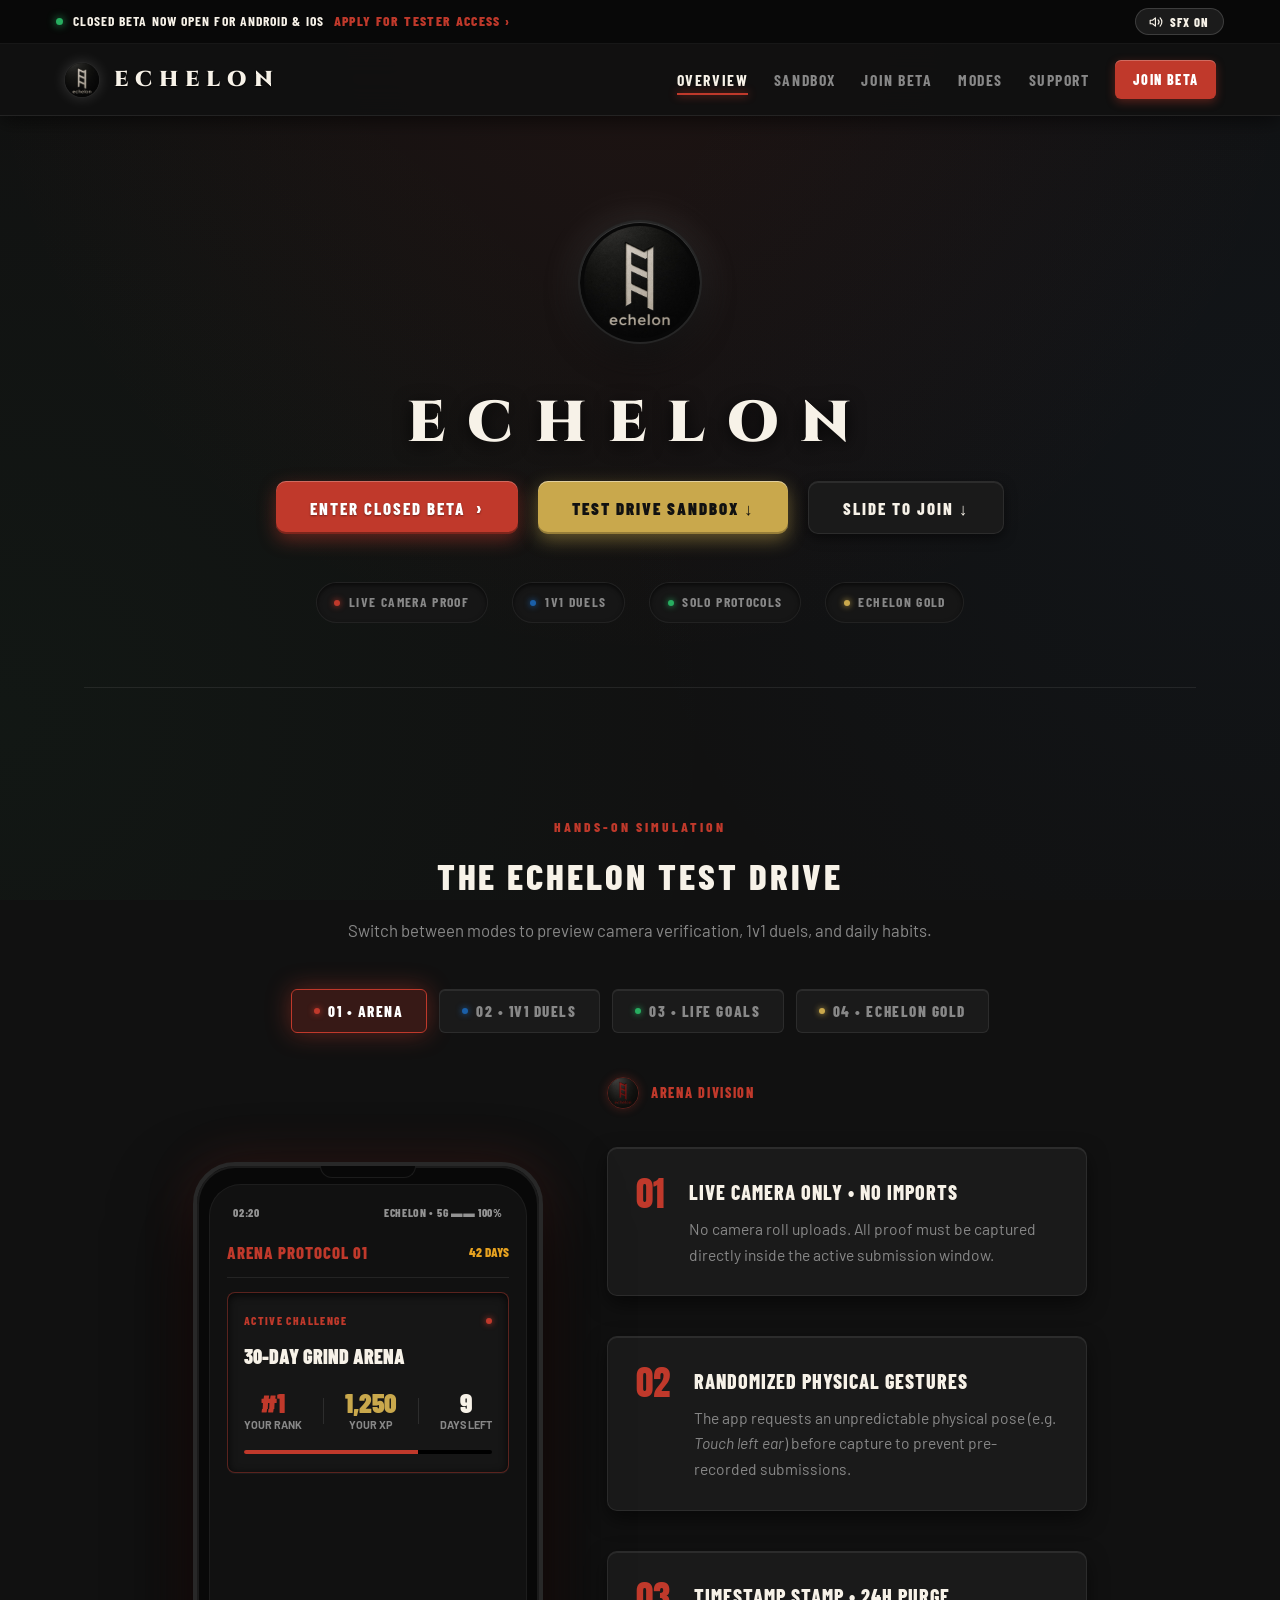
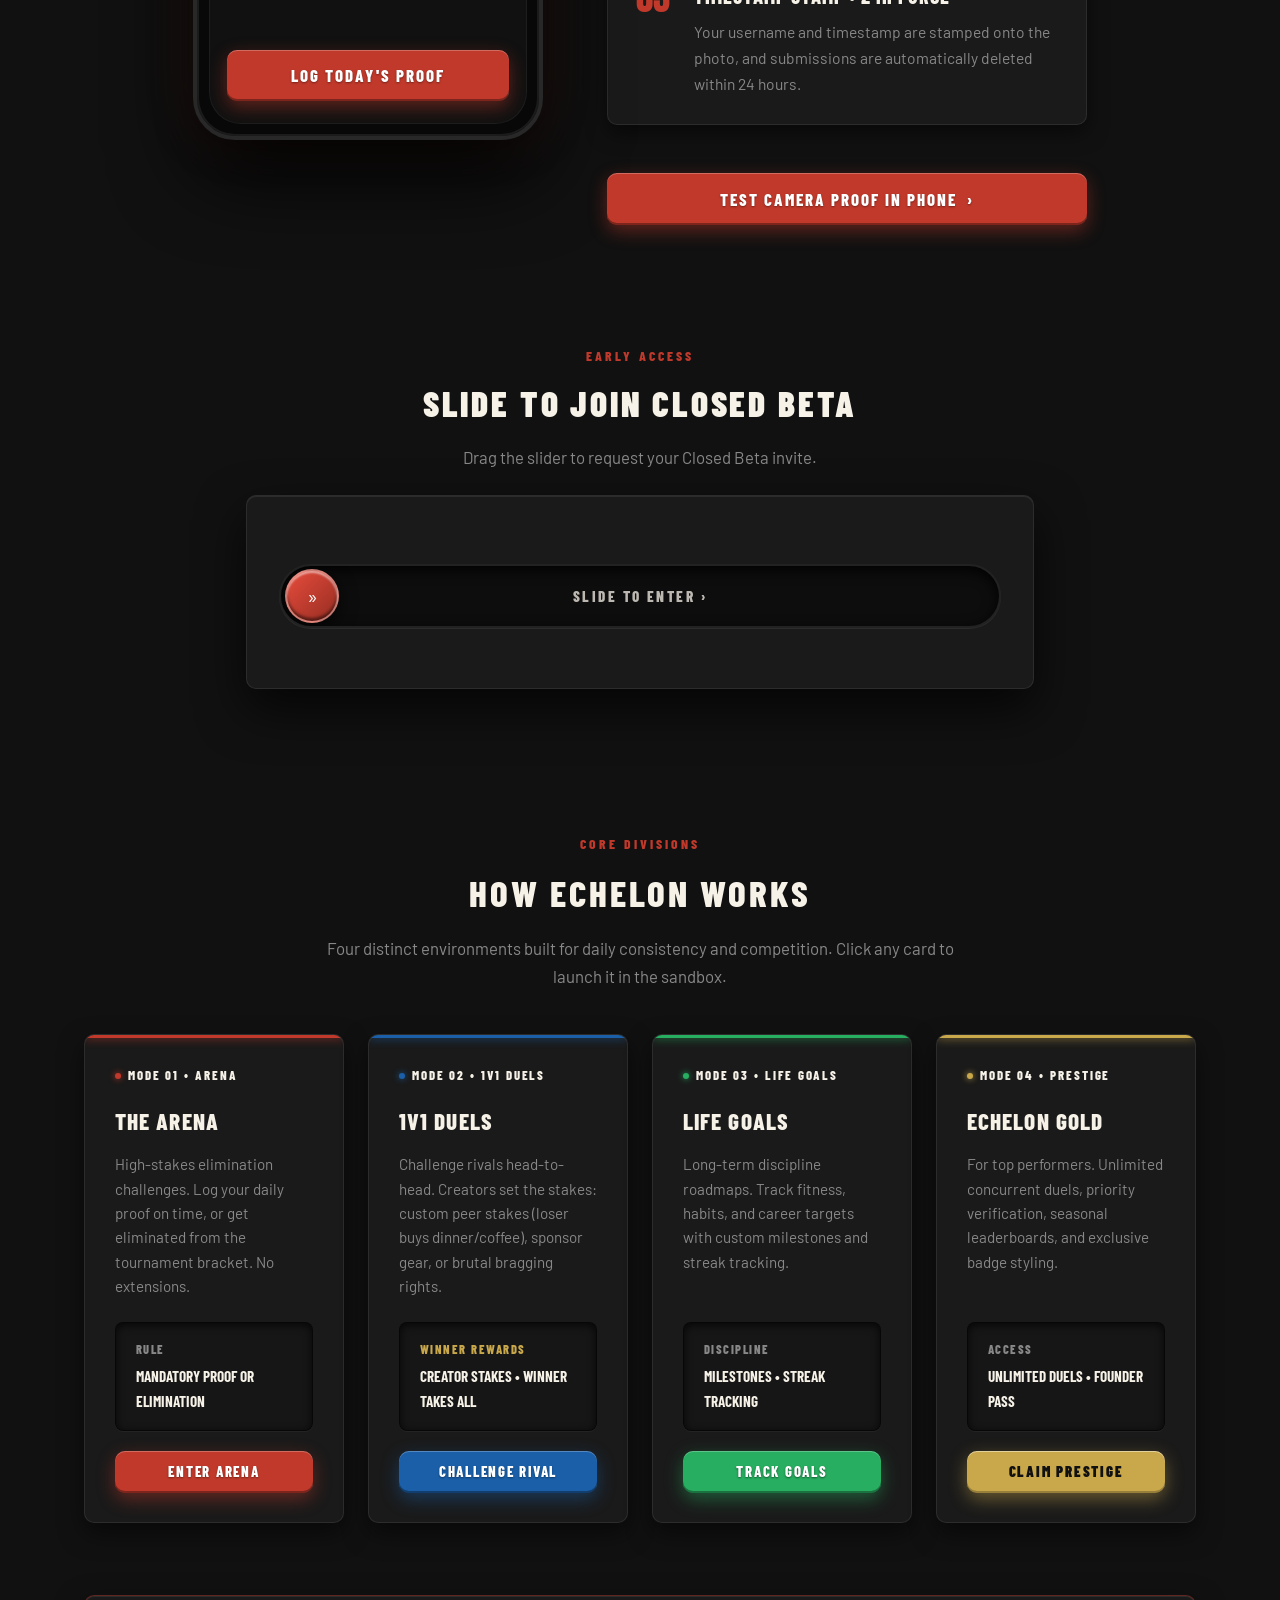
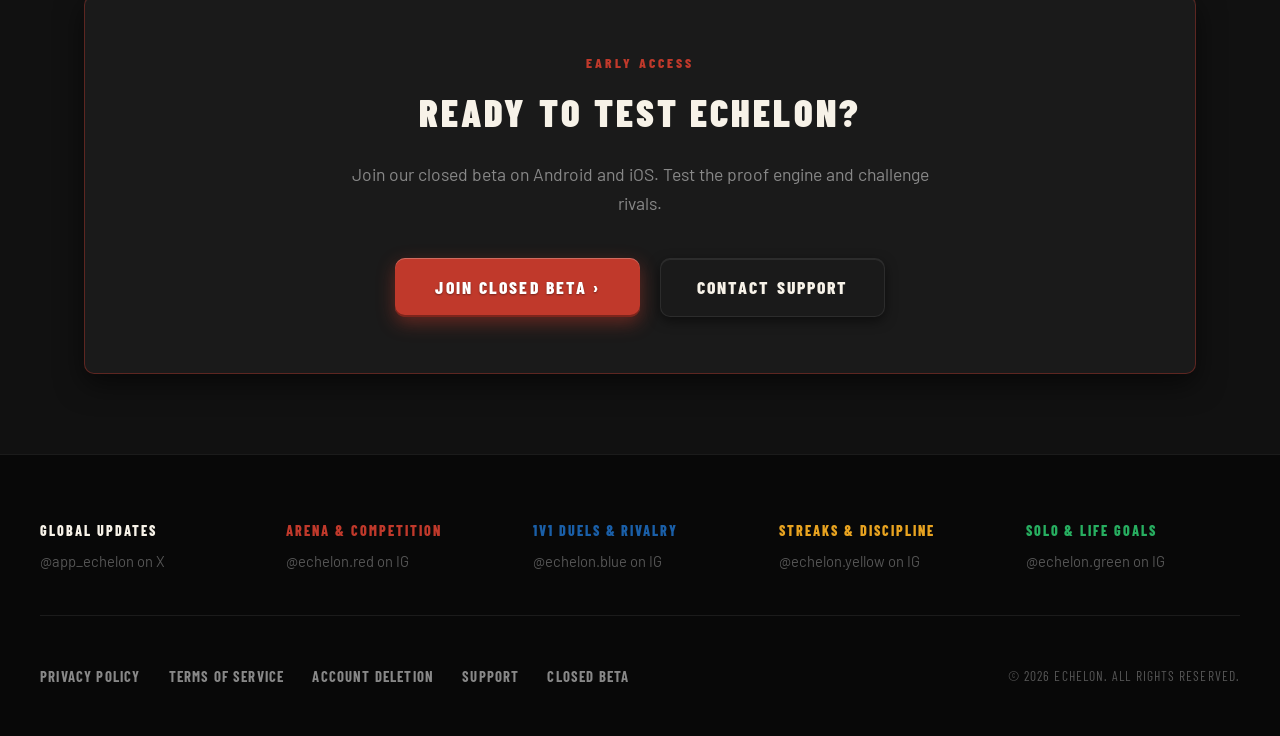
<file: docs/index.html>
<!DOCTYPE html>
<html lang="en">
<head>
  <meta charset="UTF-8">
  <meta name="viewport" content="width=device-width, initial-scale=1.0">
  <title>Echelon</title>
  <meta name="description" content="Echelon">
  <meta property="og:site_name" content="Echelon">
  <meta property="og:title" content="Echelon">
  <meta property="og:description" content="Echelon">
  <meta property="og:type" content="website">
  <meta property="og:url" content="https://echelon69420.github.io/">
  <meta property="og:image" content="https://echelon69420.github.io/images/logo_3d_leather_bone.jpg">
  <meta property="og:image:width" content="1200">
  <meta property="og:image:height" content="630">
  <meta name="twitter:card" content="summary">
  <meta name="twitter:title" content="Echelon">
  <meta name="twitter:description" content="Echelon">
  <meta name="twitter:image" content="https://echelon69420.github.io/images/logo_3d_leather_bone.jpg">
  <link rel="stylesheet" href="styles.css">
  <link rel="icon" type="image/jpeg" href="images/logo_3d_leather_bone.jpg">
  <script src="app.js" defer></script>
</head>
<body>
  <!-- Top Ticker with Audio Toggle -->
  <div class="top-ticker">
    <div class="ticker-content" style="display: flex; justify-content: space-between; align-items: center; width: 100%; max-width: 1200px; margin: 0 auto; padding: 0 1rem;">
      <div style="display: flex; align-items: center; gap: 0.6rem;">
        <span class="beacon-dot"></span>
        <span class="ticker-announcement">Closed Beta Now Open for Android &amp; iOS</span>
        <a href="beta.html" class="ticker-link">Apply for Tester Access &rsaquo;</a>
      </div>
      <button id="sfx-toggle" class="sfx-toggle-pill" aria-label="Toggle sound effects">
        <svg class="sfx-icon" width="14" height="14" viewBox="0 0 24 24" fill="none" stroke="currentColor" stroke-width="2" stroke-linecap="round" stroke-linejoin="round" style="vertical-align: middle;"><polygon points="11 5 6 9 2 9 2 15 6 15 11 19 11 5"></polygon><path d="M19.07 4.93a10 10 0 0 1 0 14.14M15.54 8.46a5 5 0 0 1 0 7.07"></path></svg>
        <span class="sfx-text">SFX ON</span>
      </button>
    </div>
  </div>

  <!-- Header & Navigation -->
  <header>
    <div class="nav-container">
      <a href="index.html" class="brand">
        <div class="brand-emblem-wrap">
          <img src="images/logo_3d_leather_bone.jpg" alt="Echelon Insignia">
        </div>
        <div class="brand-info">
          <span class="brand-text">ECHELON</span>
        </div>
      </a>

      <!-- Desktop Navigation -->
      <nav class="desktop-nav">
        <ul>
          <li><a href="index.html" class="active">Overview</a></li>
          <li><a href="#sandbox">Sandbox</a></li>
          <li><a href="#join-slider">Join Beta</a></li>
          <li><a href="#modes">Modes</a></li>
          <li><a href="support.html">Support</a></li>
          <li><a href="beta.html" class="nav-cta-btn">Join Beta</a></li>
        </ul>
      </nav>

      <!-- Mobile Header Actions -->
      <div class="mobile-nav-actions">
        <a href="beta.html" class="nav-cta-btn mobile-cta">Beta</a>
        <button class="menu-toggle-btn" id="menu-toggle" aria-label="Toggle navigation menu" onclick="toggleMobileMenu()">
          <span class="hamburger-bar"></span>
          <span class="hamburger-bar"></span>
          <span class="hamburger-bar"></span>
        </button>
      </div>
    </div>

    <!-- Mobile Drawer Menu -->
    <div class="mobile-drawer" id="mobile-drawer">
      <ul class="mobile-drawer-links">
        <li><a href="index.html" class="mobile-link active" onclick="toggleMobileMenu()">Overview</a></li>
        <li><a href="#sandbox" class="mobile-link" onclick="toggleMobileMenu()">Interactive Sandbox</a></li>
        <li><a href="#join-slider" class="mobile-link" onclick="toggleMobileMenu()">Join Beta</a></li>
        <li><a href="#modes" class="mobile-link" onclick="toggleMobileMenu()">Core Modes</a></li>
        <li><a href="beta.html" class="mobile-link" onclick="toggleMobileMenu()">Closed Beta</a></li>
        <li><a href="support.html" class="mobile-link" onclick="toggleMobileMenu()">Support &amp; FAQ</a></li>
        <li><a href="privacy.html" class="mobile-link" onclick="toggleMobileMenu()">Privacy Policy</a></li>
        <li><a href="terms.html" class="mobile-link" onclick="toggleMobileMenu()">Terms of Service</a></li>
        <li style="margin-top: 0.5rem;">
          <a href="beta.html" class="btn btn-red" style="width: 100%; text-align: center; padding: 0.85rem;">Join Closed Beta &rsaquo;</a>
        </li>
      </ul>
    </div>
  </header>

  <main>
    <!-- Hero Section -->
    <section class="hero">
      <div class="hero-emblem-wrap">
        <img src="images/logo_3d_leather_bone.jpg" alt="Echelon Emblem">
      </div>
      <h1 class="hero-title">ECHELON</h1>

      <div class="hero-actions">
        <a href="beta.html" class="btn btn-red">
          <span>Enter Closed Beta</span>
          <span style="font-size: 1.2rem;">&rsaquo;</span>
        </a>
        <a href="#sandbox" class="btn btn-gold">
          <span>Test Drive Sandbox &darr;</span>
        </a>
        <a href="#join-slider" class="btn btn-emboss">
          <span>Slide to Join &darr;</span>
        </a>
      </div>

      <div class="hero-telemetry">
        <div class="telemetry-chip">
          <span class="chip-dot-red"></span>
          <span>LIVE CAMERA PROOF</span>
        </div>
        <div class="telemetry-chip">
          <span class="chip-dot-blue"></span>
          <span>1V1 DUELS</span>
        </div>
        <div class="telemetry-chip">
          <span class="chip-dot-green"></span>
          <span>SOLO PROTOCOLS</span>
        </div>
        <div class="telemetry-chip">
          <span class="chip-dot-gold"></span>
          <span>ECHELON GOLD</span>
        </div>
      </div>
    </section>

    <!-- Interactive Hands-On Phone Sandbox -->
    <section id="sandbox" class="sandbox-section">
      <div class="section-header">
        <div class="section-tag">HANDS-ON SIMULATION</div>
        <h2 class="section-title">THE ECHELON TEST DRIVE</h2>
        <p class="section-desc">
          Switch between modes to preview camera verification, 1v1 duels, and daily habits.
        </p>
      </div>

      <!-- 4-Quadrant Division Switcher Tabs -->
      <div class="sandbox-tab-bar">
        <button class="sandbox-tab active" data-mode="arena">
          <span class="chip-dot-red"></span>
          <span>01 &bull; ARENA</span>
        </button>
        <button class="sandbox-tab" data-mode="duels">
          <span class="chip-dot-blue"></span>
          <span>02 &bull; 1V1 DUELS</span>
        </button>
        <button class="sandbox-tab" data-mode="goals">
          <span class="chip-dot-green"></span>
          <span>03 &bull; LIFE GOALS</span>
        </button>
        <button class="sandbox-tab" data-mode="gold">
          <span class="chip-dot-gold"></span>
          <span>04 &bull; ECHELON GOLD</span>
        </button>
      </div>

      <div class="sandbox-layout">
        <!-- Interactive Playable Phone Mockup -->
        <div class="phone-mockup">
          <div class="phone-notch"></div>
          <div class="phone-screen">
            <!-- Dynamic Status Bar -->
            <div class="sim-status-bar">
              <span id="sim-phone-clock">12:47</span>
              <span>ECHELON &bull; 5G &#9644;&#9644; 100%</span>
            </div>

            <!-- Optical Flash Overlay -->
            <div class="camera-flash-overlay" id="sim-optical-flash"></div>

            <!-- SCREEN 1: ARENA -->
            <div class="phone-screen-view active" data-mode="arena" id="sim-screen-arena">
              <!-- Arena Dashboard State -->
              <div id="sim-arena-home" style="display: flex; flex-direction: column; gap: 0.85rem; flex: 1;">
                <div class="phone-header">
                  <span class="phone-title" style="color: var(--accent-red);">ARENA PROTOCOL 01</span>
                  <span class="phone-streak">42 DAYS</span>
                </div>

                <div class="deboss-well" style="padding: 1.15rem 1rem; border-color: rgba(192, 57, 43, 0.4);">
                  <div style="display: flex; justify-content: space-between; align-items: center; margin-bottom: 0.6rem;">
                    <span style="font-family: var(--font-display); font-size: 0.72rem; font-weight: 800; color: var(--accent-red); letter-spacing: 0.12em;">ACTIVE CHALLENGE</span>
                    <span class="chip-dot-red"></span>
                  </div>
                  <h4 style="font-family: var(--font-display); font-size: 1.25rem; font-weight: 900; color: var(--text-primary); margin-bottom: 1rem;">
                    30-DAY GRIND ARENA
                  </h4>

                  <div style="display: flex; justify-content: space-between; text-align: center; margin-bottom: 1rem;">
                    <div>
                      <div style="font-family: var(--font-display); font-size: 1.7rem; font-weight: 900; color: var(--accent-red); line-height: 1;">#1</div>
                      <div style="font-size: 0.68rem; color: var(--text-secondary); font-weight: 700; text-transform: uppercase;">YOUR RANK</div>
                    </div>
                    <div style="width: 1px; height: 26px; background: rgba(255,255,255,0.1); align-self: center;"></div>
                    <div>
                      <div style="font-family: var(--font-display); font-size: 1.7rem; font-weight: 900; color: var(--accent-gold); line-height: 1;">1,250</div>
                      <div style="font-size: 0.68rem; color: var(--text-secondary); font-weight: 700; text-transform: uppercase;">YOUR XP</div>
                    </div>
                    <div style="width: 1px; height: 26px; background: rgba(255,255,255,0.1); align-self: center;"></div>
                    <div>
                      <div style="font-family: var(--font-display); font-size: 1.7rem; font-weight: 900; color: var(--text-primary); line-height: 1;">9</div>
                      <div style="font-size: 0.68rem; color: var(--text-secondary); font-weight: 700; text-transform: uppercase;">DAYS LEFT</div>
                    </div>
                  </div>

                  <!-- Progress Bar -->
                  <div style="height: 4px; background: #000; border-radius: 2px; overflow: hidden;">
                    <div style="width: 70%; height: 100%; background: var(--accent-red);"></div>
                  </div>
                </div>

                <div style="margin-top: auto;">
                  <button class="btn btn-red" id="sim-log-trigger" style="width: 100%; padding: 0.95rem; font-size: 1.05rem; justify-content: center;">
                    <span>LOG TODAY'S PROOF</span>
                  </button>
                </div>
              </div>

              <!-- Optical Viewfinder Simulation (Hidden until LOG TODAY clicked) -->
              <div id="sim-viewfinder" style="display: none; flex-direction: column; gap: 0.75rem; flex: 1;">
                <div class="phone-header">
                  <span class="phone-title" style="color: var(--accent-red);">PROOF CAMERA</span>
                  <span class="phone-streak" id="sim-gesture-timer">00:04</span>
                </div>

                <div class="viewfinder-box">
                  <div class="viewfinder-corner tl"></div>
                  <div class="viewfinder-corner tr"></div>
                  <div class="viewfinder-corner bl"></div>
                  <div class="viewfinder-corner br"></div>
                  <div class="scanner-line"></div>

                  <div class="gesture-prompt" id="sim-gesture-prompt">
                    GESTURE: TWO FINGERS UP
                  </div>

                  <div style="text-align: center; color: rgba(255,255,255,0.35); font-family: var(--font-display); font-size: 0.85rem; letter-spacing: 0.1em; z-index: 2;">
                    [ ALIGN PROOF IN FRAME ]
                  </div>

                  <div class="camera-controls-row">
                    <span class="cam-switch-pill">FLIP CAM</span>
                    <span class="watermark-text" id="sim-watermark">#01 &bull; 10:34 UTC</span>
                  </div>
                </div>

                <div class="deboss-well" style="padding: 0.55rem 0.85rem; display: flex; justify-content: space-between; align-items: center;">
                  <span style="font-family: var(--font-display); font-size: 0.78rem; font-weight: 700; color: var(--text-secondary); text-transform: uppercase;">STATUS</span>
                  <span id="sim-proof-status" class="sim-status-badge status-ready">READY TO SUBMIT</span>
                </div>

                <div style="display: flex; gap: 0.5rem; width: 100%; margin-top: auto;">
                  <button class="btn btn-emboss" id="sim-cancel-proof" style="flex: 1; padding: 0.75rem; font-size: 0.85rem;">Cancel</button>
                  <button class="btn btn-red" id="sim-shutter-btn" style="flex: 2; padding: 0.75rem; font-size: 0.95rem; justify-content: center;">
                    SNAP PROOF
                  </button>
                </div>
              </div>
            </div>

            <!-- SCREEN 2: 1V1 DUELS -->
            <div class="phone-screen-view" data-mode="duels" id="sim-screen-duels">
              <div class="phone-header">
                <span class="phone-title" style="color: var(--accent-blue);">1V1 DUELS</span>
                <span class="phone-streak" style="color: var(--accent-green);">&#9679; LIVE SYNC</span>
              </div>

              <div class="deboss-well" style="padding: 1.15rem 1rem; border-color: rgba(26, 95, 168, 0.4);">
                <div style="text-align: center; margin-bottom: 0.85rem; display: flex; justify-content: center; gap: 0.4rem; flex-wrap: wrap;">
                  <span style="font-family: var(--font-display); font-size: 0.72rem; font-weight: 800; color: var(--accent-blue); letter-spacing: 0.12em; background: rgba(26, 95, 168, 0.15); padding: 0.25rem 0.55rem; border-radius: 4px;">
                    DAY 12 OF 30 &bull; 1V1 DUEL
                  </span>
                  <span style="font-family: var(--font-display); font-size: 0.72rem; font-weight: 800; color: var(--accent-gold); letter-spacing: 0.08em; background: rgba(201, 168, 76, 0.15); border: 1px solid rgba(201, 168, 76, 0.4); padding: 0.25rem 0.55rem; border-radius: 4px;">
                    STAKES: CUSTOM PEER STAKES
                  </span>
                </div>

                <!-- Competitors Row -->
                <div style="display: flex; justify-content: space-between; align-items: center; margin-bottom: 1.25rem;">
                  <!-- User -->
                  <div style="text-align: center; flex: 1;">
                    <div class="sim-duelist-avatar red" style="margin: 0 auto 0.4rem;">Y</div>
                    <div style="font-family: var(--font-display); font-size: 0.92rem; font-weight: 800; color: var(--text-primary);">YOU</div>
                    <div style="font-family: var(--font-display); font-size: 0.8rem; font-weight: 800; color: var(--accent-gold);">1,250 XP</div>
                  </div>

                  <div style="font-family: var(--font-display); font-size: 1.4rem; font-weight: 900; color: var(--accent-red); padding: 0 0.5rem;">
                    VS
                  </div>

                  <!-- Rival -->
                  <div style="text-align: center; flex: 1;">
                    <div class="sim-duelist-avatar blue" style="margin: 0 auto 0.4rem;">I</div>
                    <div style="font-family: var(--font-display); font-size: 0.92rem; font-weight: 800; color: var(--text-primary);">IRONSIDE_88</div>
                    <div style="font-family: var(--font-display); font-size: 0.8rem; font-weight: 800; color: var(--accent-blue);">1,520 XP</div>
                  </div>
                </div>

                <!-- Progress Tug-Of-War -->
                <div style="margin-bottom: 0.6rem;">
                  <div style="display: flex; justify-content: space-between; font-size: 0.7rem; font-family: var(--font-display); font-weight: 700; color: var(--text-secondary); margin-bottom: 0.25rem;">
                    <span>YOUR PROGRESS</span>
                    <span style="color: var(--accent-gold);">85%</span>
                  </div>
                  <div style="height: 4px; background: #000; border-radius: 2px; overflow: hidden; margin-bottom: 0.65rem;">
                    <div style="width: 85%; height: 100%; background: var(--accent-gold);"></div>
                  </div>

                  <div style="display: flex; justify-content: space-between; font-size: 0.7rem; font-family: var(--font-display); font-weight: 700; color: var(--text-secondary); margin-bottom: 0.25rem;">
                    <span>RIVAL PROGRESS</span>
                    <span style="color: var(--accent-blue);">78%</span>
                  </div>
                  <div style="height: 4px; background: #000; border-radius: 2px; overflow: hidden;">
                    <div style="width: 78%; height: 100%; background: var(--accent-blue);"></div>
                  </div>
                </div>
              </div>

              <!-- Comms Chatter Box -->
              <div class="deboss-well" style="padding: 0.65rem 0.85rem; font-size: 0.78rem; font-style: italic; color: var(--text-secondary);" id="sim-duel-last-msg">
                &ldquo;IRONSIDE_88: Don't miss your morning session.&rdquo;
              </div>

              <div class="sim-radar-wave" id="sim-duel-radar-wave"></div>

              <div style="margin-top: auto;">
                <button class="btn btn-blue" id="sim-duel-challenge-btn" style="width: 100%; padding: 0.95rem; font-size: 0.98rem; justify-content: center;">
                  ISSUE 1V1 CHALLENGE
                </button>
              </div>
            </div>

            <!-- SCREEN 3: LIFE GOALS -->
            <div class="phone-screen-view" data-mode="goals" id="sim-screen-goals">
              <div class="phone-header">
                <span class="phone-title" style="color: var(--accent-green);">SOLO PROTOCOLS</span>
                <span class="phone-streak">14 DAYS</span>
              </div>

              <!-- Radial Progress Ring & Summary -->
              <div style="display: flex; align-items: center; justify-content: center; gap: 1.25rem; padding: 0.5rem 0;">
                <div style="position: relative; width: 80px; height: 80px;">
                  <svg width="80" height="80" style="transform: rotate(-90deg);">
                    <circle cx="40" cy="40" r="32" stroke="#222" stroke-width="6" fill="transparent"/>
                    <circle id="sim-goal-progress-ring" cx="40" cy="40" r="32" stroke="var(--accent-green)" stroke-width="6" fill="transparent"
                      stroke-dasharray="201" stroke-dashoffset="100" stroke-linecap="round" style="transition: stroke-dashoffset 0.4s ease;"/>
                  </svg>
                  <div style="position: absolute; inset: 0; display: flex; align-items: center; justify-content: center; font-family: var(--font-display); font-size: 1.1rem; font-weight: 900; color: #fff;" id="sim-goal-percent">
                    50%
                  </div>
                </div>
                <div>
                  <div style="font-family: var(--font-display); font-size: 1.15rem; font-weight: 900; color: var(--text-primary);">DAILY DISCIPLINE</div>
                  <div style="font-size: 0.78rem; color: var(--text-secondary);">Tap protocols to complete</div>
                </div>
              </div>

              <!-- Interactive Checklist -->
              <div style="display: flex; flex-direction: column; gap: 0.5rem;">
                <div class="sim-goal-row">
                  <div>
                    <div style="font-family: var(--font-display); font-size: 0.88rem; font-weight: 700; color: var(--text-primary);">05:30 AM Awakening</div>
                    <div style="font-size: 0.7rem; color: var(--accent-gold); font-weight: 700;">+15 XP &bull; SLEEP TARGET</div>
                  </div>
                  <div class="sim-check-box checked">&#10003;</div>
                </div>

                <div class="sim-goal-row">
                  <div>
                    <div style="font-family: var(--font-display); font-size: 0.88rem; font-weight: 700; color: var(--text-primary);">5 KM Road Run</div>
                    <div style="font-size: 0.7rem; color: var(--accent-gold); font-weight: 700;">+25 XP &bull; CARDIO FOCUS</div>
                  </div>
                  <div class="sim-check-box checked">&#10003;</div>
                </div>

                <div class="sim-goal-row">
                  <div>
                    <div style="font-family: var(--font-display); font-size: 0.88rem; font-weight: 700; color: var(--text-primary);">90-Min Deep Work</div>
                    <div style="font-size: 0.7rem; color: var(--accent-gold); font-weight: 700;">+35 XP &bull; ZERO DISTRACTIONS</div>
                  </div>
                  <div class="sim-check-box"></div>
                </div>

                <div class="sim-goal-row">
                  <div>
                    <div style="font-family: var(--font-display); font-size: 0.88rem; font-weight: 700; color: var(--text-primary);">Cold Plunge &amp; Hydration</div>
                    <div style="font-size: 0.7rem; color: var(--accent-gold); font-weight: 700;">+20 XP &bull; RECOVERY</div>
                  </div>
                  <div class="sim-check-box"></div>
                </div>
              </div>

              <div style="margin-top: auto;">
                <button class="btn btn-green" style="width: 100%; padding: 0.85rem; font-size: 0.95rem; justify-content: center;" onclick="alert('Habits confirmed.')">
                  CONFIRM DAILY HABITS
                </button>
              </div>
            </div>

            <!-- SCREEN 4: ECHELON GOLD -->
            <div class="phone-screen-view" data-mode="gold" id="sim-screen-gold">
              <div class="phone-header">
                <span class="phone-title" style="color: var(--accent-gold);">ECHELON GOLD</span>
                <span class="phone-streak" style="color: var(--accent-gold);">GOLD</span>
              </div>

              <div class="deboss-well" style="padding: 1.25rem 1rem; border-color: rgba(201, 168, 76, 0.45); text-align: center;">
                <div style="display: inline-block; background: rgba(201, 168, 76, 0.15); border: 1px solid var(--accent-gold); border-radius: 4px; padding: 0.25rem 0.65rem; margin-bottom: 0.75rem;">
                  <span style="font-family: var(--font-display); font-size: 0.75rem; font-weight: 800; color: var(--accent-gold); letter-spacing: 0.1em;">
                    SLOT #47 OF 100 AVAILABLE
                  </span>
                </div>

                <div style="font-family: var(--font-display); font-size: 2.2rem; font-weight: 900; color: var(--text-primary); line-height: 1; margin-bottom: 0.25rem;">
                  &#8377;6,499
                </div>
                <div style="font-size: 0.75rem; color: var(--text-secondary); margin-bottom: 1.15rem;">
                  / month &bull; Price locked for founding members
                </div>

                <div style="text-align: left; display: flex; flex-direction: column; gap: 0.45rem; font-size: 0.78rem; font-family: var(--font-display); font-weight: 700; color: var(--text-secondary); margin-bottom: 0.5rem;">
                  <div><span style="color: var(--accent-gold); margin-right: 6px;">[01]</span> UNLIMITED SIMULTANEOUS 1V1 DUELS</div>
                  <div><span style="color: var(--accent-gold); margin-right: 6px;">[02]</span> PRIORITY PROOF VERIFICATION</div>
                  <div><span style="color: var(--accent-gold); margin-right: 6px;">[03]</span> EXCLUSIVE PRESTIGE EMBLEM &amp; CROWN BADGE</div>
                  <div><span style="color: var(--accent-gold); margin-right: 6px;">[04]</span> 24-HOUR AUTOMATIC AUDIT PURGE</div>
                </div>
              </div>

              <div style="margin-top: auto;">
                <a href="beta.html" class="btn btn-gold" style="width: 100%; padding: 0.95rem; font-size: 1rem; justify-content: center;">
                  CLAIM PRESTIGE SLOT
                </a>
              </div>
            </div>
          </div>
        </div>

        <!-- Right Side: Mode Telemetry & Interactive Guidance Pane -->
        <div class="showcase-details">
          <!-- Pane 1: Arena Guidance -->
          <div class="mode-detail-pane active" data-mode="arena">
            <div style="display: flex; align-items: center; gap: 0.75rem; margin-bottom: 1.15rem;">
              <img src="images/logo_3d_leather_red.jpg" alt="Arena Emblem" style="width: 32px; height: 32px; border-radius: 50%; border: 1.5px solid rgba(192, 57, 43, 0.4); box-shadow: 0 0 10px rgba(192, 57, 43, 0.3);">
              <span style="font-family: var(--font-display); font-size: 0.88rem; font-weight: 800; letter-spacing: 0.12em; color: var(--accent-red);">ARENA DIVISION</span>
            </div>
            <div class="step-card">
              <div class="step-num" style="color: var(--accent-red);">01</div>
              <div class="step-body">
                <h4>Live Camera Only &bull; No Imports</h4>
                <p>No camera roll uploads. All proof must be captured directly inside the active submission window.</p>
              </div>
            </div>

            <div class="step-card">
              <div class="step-num" style="color: var(--accent-red);">02</div>
              <div class="step-body">
                <h4>Randomized Physical Gestures</h4>
                <p>The app requests an unpredictable physical pose (e.g. <em>Touch left ear</em>) before capture to prevent pre-recorded submissions.</p>
              </div>
            </div>

            <div class="step-card">
              <div class="step-num" style="color: var(--accent-red);">03</div>
              <div class="step-body">
                <h4>Timestamp Stamp &bull; 24h Purge</h4>
                <p>Your username and timestamp are stamped onto the photo, and submissions are automatically deleted within 24 hours.</p>
              </div>
            </div>

            <button class="btn btn-red" onclick="window.phoneSimulator.openViewfinder()" style="margin-top: 0.5rem; justify-content: center;">
              <span>Test Camera Proof In Phone</span>
              <span style="font-size: 1.1rem;">&rsaquo;</span>
            </button>
          </div>

          <!-- Pane 2: Duels Guidance -->
          <div class="mode-detail-pane" data-mode="duels">
            <div style="display: flex; align-items: center; gap: 0.75rem; margin-bottom: 1.15rem;">
              <img src="images/logo_3d_leather_blue.jpg" alt="Duels Emblem" style="width: 32px; height: 32px; border-radius: 50%; border: 1.5px solid rgba(26, 95, 168, 0.4); box-shadow: 0 0 10px rgba(26, 95, 168, 0.3);">
              <span style="font-family: var(--font-display); font-size: 0.88rem; font-weight: 800; letter-spacing: 0.12em; color: var(--accent-blue);">1V1 DUELS DIVISION</span>
            </div>
            <div class="step-card">
              <div class="step-num" style="color: var(--accent-blue);">01</div>
              <div class="step-body">
                <h4>Head-to-Head Showdowns</h4>
                <p>Challenge rivals to identical daily habits. Compete across 30 days in head-to-head duels.</p>
              </div>
            </div>

            <div class="step-card">
              <div class="step-num" style="color: var(--accent-blue);">02</div>
              <div class="step-body">
                <h4>Real-Time Progress Synchronization</h4>
                <p>Live progress tracking updates with verified daily submissions. Falling behind triggers penalty warnings.</p>
              </div>
            </div>

            <div class="step-card">
              <div class="step-num" style="color: var(--accent-gold);">03</div>
              <div class="step-body">
                <h4>Creator-Defined Rewards &amp; Stakes</h4>
                <p>Challenge creators set the stakes: custom peer rewards (loser buys dinner/coffee, partner sponsor gear), founder trophies, or exclusive XP bounties. Win the duel, take the prize.</p>
              </div>
            </div>

            <button class="btn btn-blue" onclick="document.getElementById('sim-duel-challenge-btn').click()" style="margin-top: 0.5rem; justify-content: center;">
              <span>Simulate Rival Duel Match</span>
              <span style="font-size: 1.1rem;">&rsaquo;</span>
            </button>
          </div>

          <!-- Pane 3: Goals Guidance -->
          <div class="mode-detail-pane" data-mode="goals">
            <div style="display: flex; align-items: center; gap: 0.75rem; margin-bottom: 1.15rem;">
              <img src="images/logo_3d_leather_green.jpg" alt="Goals Emblem" style="width: 32px; height: 32px; border-radius: 50%; border: 1.5px solid rgba(39, 174, 96, 0.4); box-shadow: 0 0 10px rgba(39, 174, 96, 0.3);">
              <span style="font-family: var(--font-display); font-size: 0.88rem; font-weight: 800; letter-spacing: 0.12em; color: var(--accent-green);">SOLO PROTOCOLS</span>
            </div>
            <div class="step-card">
              <div class="step-num" style="color: var(--accent-green);">01</div>
              <div class="step-body">
                <h4>Personal Discipline Roadmaps</h4>
                <p>Build custom daily routines across fitness, deep work, and habits without external competition.</p>
              </div>
            </div>

            <div class="step-card">
              <div class="step-num" style="color: var(--accent-green);">02</div>
              <div class="step-body">
                <h4>Daily Streak Compounding</h4>
                <p>Every unbroken day compounds your discipline score and unlocks higher tier arenas.</p>
              </div>
            </div>

            <div class="step-card">
              <div class="step-num" style="color: var(--accent-green);">03</div>
              <div class="step-body">
                <h4>Tap To Complete</h4>
                <p>Try tapping the protocol checkboxes inside the phone to see the streak progress ring update in real-time.</p>
              </div>
            </div>

            <button class="btn btn-green" onclick="document.querySelectorAll('.sim-goal-row')[2].click()" style="margin-top: 0.5rem; justify-content: center;">
              <span>Complete Deep Work Protocol</span>
              <span style="font-size: 1.1rem;">&rsaquo;</span>
            </button>
          </div>

          <!-- Pane 4: Gold Guidance -->
          <div class="mode-detail-pane" data-mode="gold">
            <div style="display: flex; align-items: center; gap: 0.75rem; margin-bottom: 1.15rem;">
              <img src="images/logo_3d_leather_gold.jpg" alt="Gold Emblem" style="width: 32px; height: 32px; border-radius: 50%; border: 1.5px solid rgba(201, 168, 76, 0.4); box-shadow: 0 0 10px rgba(201, 168, 76, 0.3);">
              <span style="font-family: var(--font-display); font-size: 0.88rem; font-weight: 800; letter-spacing: 0.12em; color: var(--accent-gold);">ECHELON GOLD</span>
            </div>
            <div class="step-card">
              <div class="step-num" style="color: var(--accent-gold);">01</div>
              <div class="step-body">
                <h4>Capped Founding Membership</h4>
                <p>Strictly capped at 100 concurrent founding member slots. Price locked for active holders.</p>
              </div>
            </div>

            <div class="step-card">
              <div class="step-num" style="color: var(--accent-gold);">02</div>
              <div class="step-body">
                <h4>Unlimited Concurrent Duels</h4>
                <p>Compete across unlimited simultaneous division duels with priority verification routing.</p>
              </div>
            </div>

            <div class="step-card">
              <div class="step-num" style="color: var(--accent-gold);">03</div>
              <div class="step-body">
                <h4>Founder Crown Badge</h4>
                <p>Exclusive gold badge styling across all leaderboards and public duel challenges.</p>
              </div>
            </div>

            <a href="beta.html" class="btn btn-gold" style="margin-top: 0.5rem; justify-content: center;">
              <span>Join Founder Waitlist</span>
              <span style="font-size: 1.1rem;">&rsaquo;</span>
            </a>
          </div>
        </div>
      </div>
    </section>

    <!-- Slide-to-Confirm Section -->
    <section id="join-slider" class="deadbolt-section">
      <div class="section-tag" style="color: var(--accent-red);">EARLY ACCESS</div>
      <h2 style="font-family: var(--font-display); font-size: 2.2rem; font-weight: 900; letter-spacing: 0.08em; text-transform: uppercase; color: var(--text-primary); margin-bottom: 0.75rem;">
        SLIDE TO JOIN CLOSED BETA
      </h2>
      <p style="color: var(--text-secondary); max-width: 580px; margin: 0 auto 1.5rem; font-size: 1.05rem;">
        Drag the slider to request your Closed Beta invite.
      </p>

      <div class="deadbolt-container">
        <div class="deadbolt-track" id="deadbolt-track">
          <div class="deadbolt-fill" id="deadbolt-fill"></div>
          <div class="deadbolt-label" id="deadbolt-label">SLIDE TO ENTER &rsaquo;</div>
          <div class="deadbolt-knob" id="deadbolt-knob">&#187;</div>
        </div>
      </div>
    </section>

    <!-- Core Modes Grid (with 3D Gyroscopic Tilt) -->
    <section id="modes" class="showcase-section">
      <div class="section-header">
        <div class="section-tag">CORE DIVISIONS</div>
        <h2 class="section-title">HOW ECHELON WORKS</h2>
        <p class="section-desc">
          Four distinct environments built for daily consistency and competition. Click any card to launch it in the sandbox.
        </p>
      </div>

      <div class="quadrant-grid">
        <!-- Mode 1: Arena (Red) -->
        <div class="q-card q-card-red" data-mode="arena">
          <div class="q-badge">
            <span class="chip-dot-red"></span>
            <span>MODE 01 &bull; ARENA</span>
          </div>
          <h3 class="q-title">The Arena</h3>
          <p class="q-desc">
            High-stakes elimination challenges. Log your daily proof on time, or get eliminated from the tournament bracket. No extensions.
          </p>
          <div class="deboss-well" style="margin-bottom: 1.25rem;">
            <div style="font-family: var(--font-display); font-size: 0.78rem; font-weight: 800; color: var(--text-secondary); letter-spacing: 0.12em; text-transform: uppercase; margin-bottom: 0.25rem;">RULE</div>
            <div style="font-family: var(--font-display); font-size: 0.95rem; font-weight: 700; color: var(--text-primary);">MANDATORY PROOF OR ELIMINATION</div>
          </div>
          <a href="beta.html" class="btn btn-red" style="padding: 0.75rem 1rem; font-size: 0.92rem;">
            Enter Arena
          </a>
        </div>

        <!-- Mode 2: 1v1 Duels (Blue) -->
        <div class="q-card q-card-blue" data-mode="duels">
          <div class="q-badge">
            <span class="chip-dot-blue"></span>
            <span>MODE 02 &bull; 1V1 DUELS</span>
          </div>
          <h3 class="q-title">1v1 Duels</h3>
          <p class="q-desc">
            Challenge rivals head-to-head. Creators set the stakes: custom peer stakes (loser buys dinner/coffee), sponsor gear, or brutal bragging rights.
          </p>
          <div class="deboss-well" style="margin-bottom: 1.25rem;">
            <div style="font-family: var(--font-display); font-size: 0.78rem; font-weight: 800; color: var(--accent-gold); letter-spacing: 0.12em; text-transform: uppercase; margin-bottom: 0.25rem;">WINNER REWARDS</div>
            <div style="font-family: var(--font-display); font-size: 0.95rem; font-weight: 700; color: var(--text-primary);">CREATOR STAKES &bull; WINNER TAKES ALL</div>
          </div>
          <a href="beta.html" class="btn btn-blue" style="padding: 0.75rem 1rem; font-size: 0.92rem;">
            Challenge Rival
          </a>
        </div>

        <!-- Mode 3: Life Goals (Green) -->
        <div class="q-card q-card-green" data-mode="goals">
          <div class="q-badge">
            <span class="chip-dot-green"></span>
            <span>MODE 03 &bull; LIFE GOALS</span>
          </div>
          <h3 class="q-title">Life Goals</h3>
          <p class="q-desc">
            Long-term discipline roadmaps. Track fitness, habits, and career targets with custom milestones and streak tracking.
          </p>
          <div class="deboss-well" style="margin-bottom: 1.25rem;">
            <div style="font-family: var(--font-display); font-size: 0.78rem; font-weight: 800; color: var(--text-secondary); letter-spacing: 0.12em; text-transform: uppercase; margin-bottom: 0.25rem;">DISCIPLINE</div>
            <div style="font-family: var(--font-display); font-size: 0.95rem; font-weight: 700; color: var(--text-primary);">MILESTONES &bull; STREAK TRACKING</div>
          </div>
          <a href="beta.html" class="btn btn-green" style="padding: 0.75rem 1rem; font-size: 0.92rem;">
            Track Goals
          </a>
        </div>

        <!-- Mode 4: Echelon Gold (Gold) -->
        <div class="q-card q-card-gold" data-mode="gold">
          <div class="q-badge">
            <span class="chip-dot-gold"></span>
            <span>MODE 04 &bull; PRESTIGE</span>
          </div>
          <h3 class="q-title">Echelon Gold</h3>
          <p class="q-desc">
            For top performers. Unlimited concurrent duels, priority verification, seasonal leaderboards, and exclusive badge styling.
          </p>
          <div class="deboss-well" style="margin-bottom: 1.25rem;">
            <div style="font-family: var(--font-display); font-size: 0.78rem; font-weight: 800; color: var(--text-secondary); letter-spacing: 0.12em; text-transform: uppercase; margin-bottom: 0.25rem;">ACCESS</div>
            <div style="font-family: var(--font-display); font-size: 0.95rem; font-weight: 700; color: var(--text-primary);">UNLIMITED DUELS &bull; FOUNDER PASS</div>
          </div>
          <a href="beta.html" class="btn btn-gold" style="padding: 0.75rem 1rem; font-size: 0.92rem;">
            Claim Prestige
          </a>
        </div>
      </div>
    </section>

    <!-- Closed Beta Invitation CTA -->
    <section class="card" style="text-align: center; padding: 3.5rem 2rem; border-color: var(--border-accent); margin-top: 4rem;">
      <div class="section-tag">EARLY ACCESS</div>
      <h2 style="font-family: var(--font-display); font-size: 2.4rem; font-weight: 900; letter-spacing: 0.08em; text-transform: uppercase; color: var(--text-primary); margin-bottom: 1rem;">
        READY TO TEST ECHELON?
      </h2>
      <p style="color: var(--text-secondary); max-width: 600px; margin: 0 auto 2.5rem; font-size: 1.1rem;">
        Join our closed beta on Android and iOS. Test the proof engine and challenge rivals.
      </p>
      <div style="display: flex; justify-content: center; gap: 1.25rem; flex-wrap: wrap;">
        <a href="beta.html" class="btn btn-red" style="padding: 1.1rem 2.5rem; font-size: 1.1rem;">
          Join Closed Beta &rsaquo;
        </a>
        <a href="support.html" class="btn btn-emboss" style="padding: 1.1rem 2.2rem; font-size: 1.1rem;">
          Contact Support
        </a>
      </div>
    </section>
  </main>

  <!-- App-Grade XP Celebration Modal Overlay -->
  <div class="xp-modal" id="xp-modal">
    <canvas id="xp-confetti-canvas"></canvas>
    <div class="xp-modal-card">
      <div class="xp-crown-emblem">
        <svg width="28" height="28" viewBox="0 0 24 24" fill="none" stroke="var(--accent-gold)" stroke-width="2" stroke-linecap="round" stroke-linejoin="round"><polygon points="2 4 5 20 19 20 22 4 15 10 12 3 9 10 2 4"></polygon><circle cx="12" cy="14" r="1.5" fill="var(--accent-gold)"></circle></svg>
      </div>
      <div id="xp-tier-label" style="font-family: var(--font-display); font-size: 0.85rem; font-weight: 800; color: var(--accent-gold); letter-spacing: 0.15em; text-transform: uppercase; margin-bottom: 0.5rem;">
        ARENA PROTOCOL 01
      </div>
      <h2 id="xp-modal-title" style="font-family: var(--font-display); font-size: 1.85rem; font-weight: 900; color: #fff; letter-spacing: 0.06em; text-transform: uppercase; margin-bottom: 0.75rem;">
        PROTOCOL CONFIRMED
      </h2>
      <div class="xp-counter-number" id="xp-animated-counter">+50 XP</div>
      <p style="color: var(--text-secondary); font-size: 0.95rem; margin-bottom: 2rem;">
        Proof verified. Your ranking has advanced.
      </p>

      <a href="beta.html" class="btn btn-gold" style="width: 100%; justify-content: center; padding: 1.1rem; font-size: 1.05rem; margin-bottom: 0.75rem;">
        JOIN CLOSED BETA &rsaquo;
      </a>
      <button class="btn btn-emboss" id="xp-dismiss-btn" style="width: 100%; justify-content: center; padding: 0.85rem; font-size: 0.92rem;">
        RETURN TO ARENA
      </button>
    </div>
  </div>

  <!-- Footer -->
  <footer>
    <div class="footer-container">
      <div class="footer-divisions">
        <div>
          <div class="division-title div-global">Global Updates</div>
          <a href="https://twitter.com/app_echelon" target="_blank" class="division-handle">@app_echelon on X</a>
        </div>
        <div>
          <div class="division-title div-red">Arena &amp; Competition</div>
          <a href="https://instagram.com/echelon.red" target="_blank" class="division-handle">@echelon.red on IG</a>
        </div>
        <div>
          <div class="division-title div-blue">1v1 Duels &amp; Rivalry</div>
          <a href="https://instagram.com/echelon.blue" target="_blank" class="division-handle">@echelon.blue on IG</a>
        </div>
        <div>
          <div class="division-title div-yellow">Streaks &amp; Discipline</div>
          <a href="https://instagram.com/echelon.yellow" target="_blank" class="division-handle">@echelon.yellow on IG</a>
        </div>
        <div>
          <div class="division-title div-green">Solo &amp; Life Goals</div>
          <a href="https://instagram.com/echelon.green" target="_blank" class="division-handle">@echelon.green on IG</a>
        </div>
      </div>

      <div class="footer-bottom">
        <div class="footer-links">
          <a href="privacy.html">Privacy Policy</a>
          <a href="terms.html">Terms of Service</a>
          <a href="delete-account.html">Account Deletion</a>
          <a href="support.html">Support</a>
          <a href="beta.html">Closed Beta</a>
        </div>
        <div class="copyright">&copy; 2026 ECHELON. ALL RIGHTS RESERVED.</div>
      </div>
    </div>
  </footer>

  <script>
    function toggleMobileMenu() {
      const drawer = document.getElementById('mobile-drawer');
      const btn = document.getElementById('menu-toggle');
      drawer.classList.toggle('is-open');
      btn.classList.toggle('is-active');
    }
  </script>
</body>
</html>
</file>
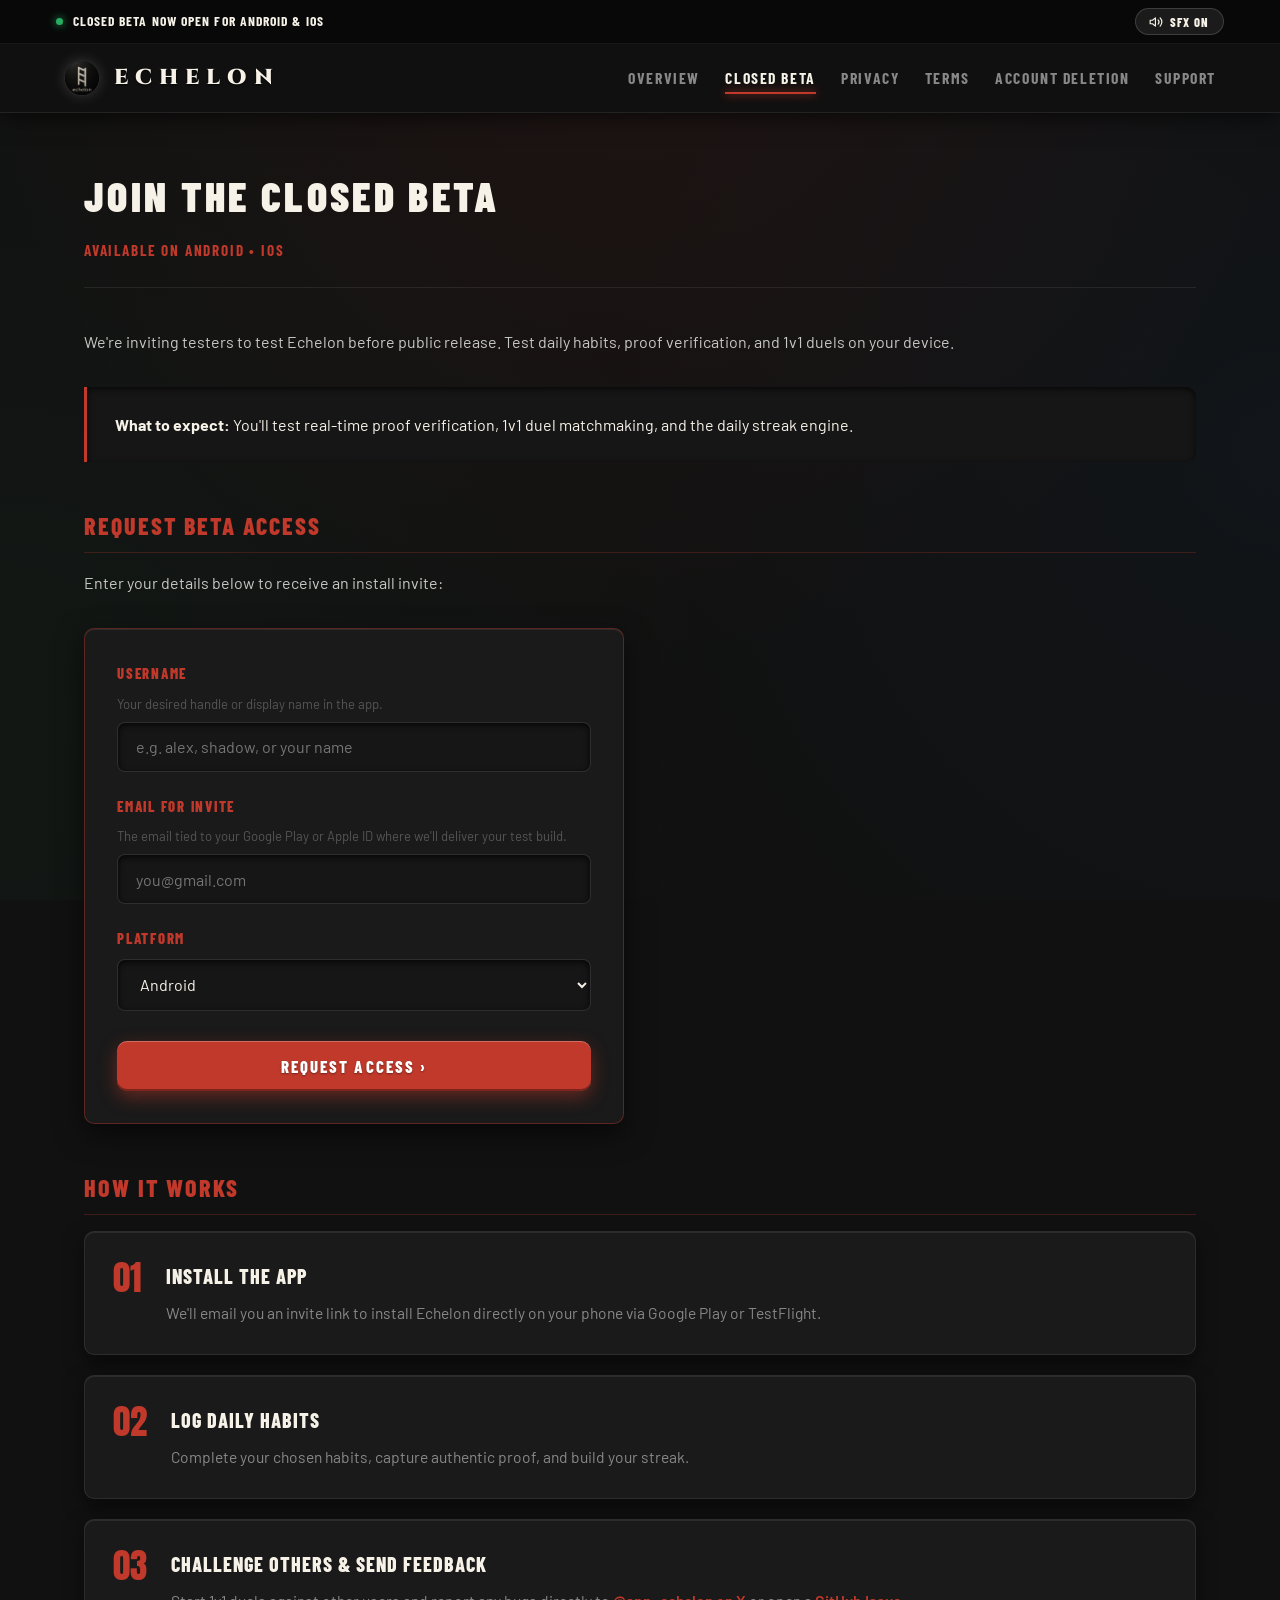
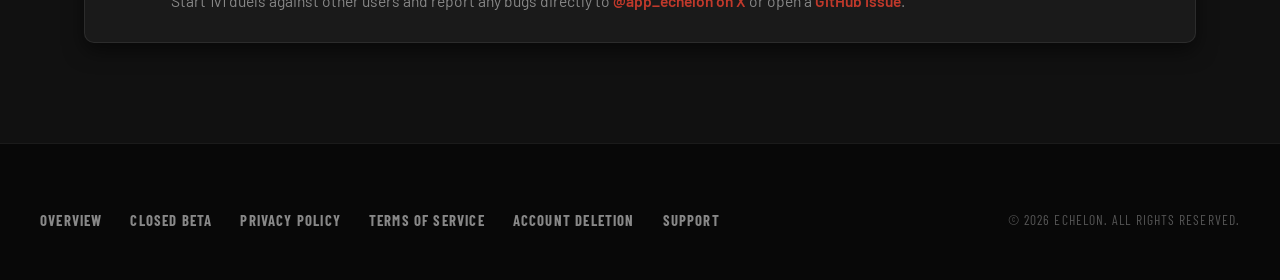
<file: docs/beta.html>
<!DOCTYPE html>
<html lang="en">
<head>
  <meta charset="UTF-8">
  <meta name="viewport" content="width=device-width, initial-scale=1.0">
  <title>Closed Beta — Echelon</title>
  <meta name="description" content="Closed Beta — Echelon">
  <meta property="og:site_name" content="Echelon">
  <meta property="og:title" content="Closed Beta — Echelon">
  <meta property="og:description" content="Closed Beta — Echelon">
  <meta property="og:type" content="website">
  <meta property="og:url" content="https://echelon69420.github.io/beta.html">
  <meta property="og:image" content="https://echelon69420.github.io/images/logo_3d_leather_bone.jpg">
  <meta property="og:image:width" content="1200">
  <meta property="og:image:height" content="630">
  <meta name="twitter:card" content="summary">
  <meta name="twitter:title" content="Closed Beta — Echelon">
  <meta name="twitter:description" content="Closed Beta — Echelon">
  <meta name="twitter:image" content="https://echelon69420.github.io/images/logo_3d_leather_bone.jpg">
  <link rel="stylesheet" href="styles.css">
  <link rel="icon" type="image/jpeg" href="images/logo_3d_leather_bone.jpg">
  <script src="app.js" defer></script>
</head>
<body>
  <!-- Announcement Bar with SFX Toggle -->
  <div class="top-ticker">
    <div class="ticker-content" style="display: flex; justify-content: space-between; align-items: center; width: 100%; max-width: 1200px; margin: 0 auto; padding: 0 1rem;">
      <div style="display: flex; align-items: center; gap: 0.6rem;">
        <span class="beacon-dot"></span>
        <span class="ticker-announcement">Closed Beta Now Open for Android &amp; iOS</span>
      </div>
      <button id="sfx-toggle" class="sfx-toggle-pill" aria-label="Toggle sound effects">
        <svg class="sfx-icon" width="14" height="14" viewBox="0 0 24 24" fill="none" stroke="currentColor" stroke-width="2" stroke-linecap="round" stroke-linejoin="round" style="vertical-align: middle;"><polygon points="11 5 6 9 2 9 2 15 6 15 11 19 11 5"></polygon><path d="M19.07 4.93a10 10 0 0 1 0 14.14M15.54 8.46a5 5 0 0 1 0 7.07"></path></svg>
        <span class="sfx-text">SFX ON</span>
      </button>
    </div>
  </div>

  <header>
    <div class="nav-container">
      <a href="index.html" class="brand">
        <div class="brand-emblem-wrap">
          <img src="images/logo_3d_leather_bone.jpg" alt="Echelon Insignia">
        </div>
        <div class="brand-info">
          <span class="brand-text">ECHELON</span>
        </div>
      </a>

      <!-- Desktop Navigation -->
      <nav class="desktop-nav">
        <ul>
          <li><a href="index.html">Overview</a></li>
          <li><a href="beta.html" class="active">Closed Beta</a></li>
          <li><a href="privacy.html">Privacy</a></li>
          <li><a href="terms.html">Terms</a></li>
          <li><a href="delete-account.html">Account Deletion</a></li>
          <li><a href="support.html">Support</a></li>
        </ul>
      </nav>

      <!-- Mobile Header Actions -->
      <div class="mobile-nav-actions">
        <a href="index.html" class="nav-cta-btn mobile-cta">Home</a>
        <button class="menu-toggle-btn" id="menu-toggle" aria-label="Toggle navigation menu" onclick="toggleMobileMenu()">
          <span class="hamburger-bar"></span>
          <span class="hamburger-bar"></span>
          <span class="hamburger-bar"></span>
        </button>
      </div>
    </div>

    <!-- Mobile Drawer Menu -->
    <div class="mobile-drawer" id="mobile-drawer">
      <ul class="mobile-drawer-links">
        <li><a href="index.html" class="mobile-link" onclick="toggleMobileMenu()">Overview</a></li>
        <li><a href="beta.html" class="mobile-link active" onclick="toggleMobileMenu()">Closed Beta</a></li>
        <li><a href="support.html" class="mobile-link" onclick="toggleMobileMenu()">Support &amp; FAQ</a></li>
        <li><a href="privacy.html" class="mobile-link" onclick="toggleMobileMenu()">Privacy Policy</a></li>
        <li><a href="terms.html" class="mobile-link" onclick="toggleMobileMenu()">Terms of Service</a></li>
        <li><a href="delete-account.html" class="mobile-link" onclick="toggleMobileMenu()">Account Deletion</a></li>
      </ul>
    </div>
  </header>

  <main>
    <div class="legal-header">
      <h1 class="legal-title">Join The Closed Beta</h1>
      <div class="legal-meta">Available on Android &bull; iOS</div>
    </div>

    <div class="legal-content">
      <p>
        We're inviting testers to test Echelon before public release. Test daily habits, proof verification, and 1v1 duels on your device.
      </p>

      <div class="callout">
        <p><strong>What to expect:</strong> You'll test real-time proof verification, 1v1 duel matchmaking, and the daily streak engine.</p>
      </div>

      <h2>Request Beta Access</h2>
      <p>Enter your details below to receive an install invite:</p>

      <div id="beta-card" class="card" style="max-width: 540px; margin: 2rem 0; border-color: var(--border-accent);">
        <form id="beta-form" onsubmit="handleBetaSubmit(event)">
          <div class="form-group">
            <label class="form-label" for="username">Username</label>
            <span style="display: block; font-size: 0.82rem; color: var(--text-muted); margin-bottom: 0.4rem; font-family: var(--font-body); text-transform: none; letter-spacing: normal;">Your desired handle or display name in the app.</span>
            <input type="text" id="username" name="username" autocomplete="username" placeholder="e.g. alex, shadow, or your name" required class="form-input">
          </div>

          <div class="form-group">
            <label class="form-label" for="email">Email for Invite</label>
            <span style="display: block; font-size: 0.82rem; color: var(--text-muted); margin-bottom: 0.4rem; font-family: var(--font-body); text-transform: none; letter-spacing: normal;">The email tied to your Google Play or Apple ID where we'll deliver your test build.</span>
            <input type="email" id="email" name="email" autocomplete="email" placeholder="you@gmail.com" required class="form-input">
          </div>

          <div class="form-group">
            <label class="form-label" for="platform">Platform</label>
            <select id="platform" name="platform" class="form-select">
              <option value="Android">Android</option>
              <option value="iOS">iOS (Apple TestFlight)</option>
              <option value="Both">Both Android &amp; iOS</option>
            </select>
          </div>

          <button type="submit" id="submit-btn" class="btn btn-red" style="width: 100%; margin-top: 0.5rem;">
            Request Access &rsaquo;
          </button>
        </form>
      </div>

      <h2>How It Works</h2>
      <div class="step-card">
        <div class="step-num">01</div>
        <div class="step-body">
          <h4>Install the App</h4>
          <p>We'll email you an invite link to install Echelon directly on your phone via Google Play or TestFlight.</p>
        </div>
      </div>

      <div class="step-card">
        <div class="step-num">02</div>
        <div class="step-body">
          <h4>Log Daily Habits</h4>
          <p>Complete your chosen habits, capture authentic proof, and build your streak.</p>
        </div>
      </div>

      <div class="step-card">
        <div class="step-num">03</div>
        <div class="step-body">
          <h4>Challenge Others &amp; Send Feedback</h4>
          <p>Start 1v1 duels against other users and report any bugs directly to <a href="https://x.com/app_echelon" target="_blank" rel="noopener" style="color: var(--accent-red);">@app_echelon on X</a> or open a <a href="https://github.com/Echelon69420/echelon/issues" target="_blank" rel="noopener" style="color: var(--accent-red);">GitHub Issue</a>.</p>
        </div>
      </div>
    </div>
  </main>

  <footer>
    <div class="footer-container">
      <div class="footer-bottom">
        <div class="footer-links">
          <a href="index.html">Overview</a>
          <a href="beta.html">Closed Beta</a>
          <a href="privacy.html">Privacy Policy</a>
          <a href="terms.html">Terms of Service</a>
          <a href="delete-account.html">Account Deletion</a>
          <a href="support.html">Support</a>
        </div>
        <div class="copyright">&copy; 2026 ECHELON. ALL RIGHTS RESERVED.</div>
      </div>
    </div>
  </footer>

  <script>
    function toggleMobileMenu() {
      const drawer = document.getElementById('mobile-drawer');
      const btn = document.getElementById('menu-toggle');
      drawer.classList.toggle('is-open');
      btn.classList.toggle('is-active');
    }

    // Optional configured support/beta email (populate when official email is ready)
    const OFFICIAL_DISPATCH_EMAIL = ''; 

    function handleBetaSubmit(e) {
      e.preventDefault();
      const username = document.getElementById('username').value.trim();
      const email = document.getElementById('email').value.trim();
      const platform = document.getElementById('platform').value;

      if (!username || !email) return;

      const submitBtn = document.getElementById('submit-btn');
      submitBtn.textContent = 'Recording...';
      submitBtn.disabled = true;

      const bodyText = 'Username: ' + username + '\nEmail: ' + email + '\nPlatform: ' + platform + '\n\nRequesting access to the Echelon Closed Beta.';
      const xTweetText = '@app_echelon Requesting Closed Beta access for Username: ' + username + ' [' + platform + ']';
      const xPostUrl = 'https://x.com/intent/tweet?text=' + encodeURIComponent(xTweetText);
      const ghIssueUrl = 'https://github.com/Echelon69420/echelon/issues/new?title=' + encodeURIComponent('Beta Access Request: ' + username) + '&body=' + encodeURIComponent(bodyText);

      // Auto-copy application details immediately to clipboard
      if (navigator.clipboard) {
        navigator.clipboard.writeText(bodyText).catch(() => {});
      }

      // Save application locally on device
      try {
        const stored = JSON.parse(localStorage.getItem('echelon_beta_apps') || '[]');
        stored.push({ username: username, email: email, platform: platform, date: new Date().toISOString() });
        localStorage.setItem('echelon_beta_apps', JSON.stringify(stored));
      } catch (err) {}

      // Build email buttons if official email is configured
      let emailButtonsHtml = '';
      if (OFFICIAL_DISPATCH_EMAIL) {
        const subject = encodeURIComponent('Echelon Beta Access Request — ' + username);
        const encodedBody = encodeURIComponent(bodyText);
        const gmailUrl = 'https://mail.google.com/mail/?view=cm&fs=1&to=' + OFFICIAL_DISPATCH_EMAIL + '&su=' + subject + '&body=' + encodedBody;
        const mailtoUrl = 'mailto:' + OFFICIAL_DISPATCH_EMAIL + '?subject=' + subject + '&body=' + encodedBody;
        emailButtonsHtml = `
          <a href="${gmailUrl}" target="_blank" rel="noopener" class="btn btn-red" style="padding: 0.75rem 1.25rem; font-size: 0.88rem;">
            Open in Gmail &rsaquo;
          </a>
          <a href="${mailtoUrl}" class="btn btn-emboss" style="padding: 0.75rem 1.25rem; font-size: 0.88rem;">
            Default Email App &rsaquo;
          </a>
        `;
      }

      // Render verified confirmation card
      const card = document.getElementById('beta-card');
      card.innerHTML = `
        <div style="text-align: center; padding: 1.5rem 0.5rem;">
          <div style="display: flex; justify-content: center; margin-bottom: 0.75rem;">
            <svg width="42" height="42" viewBox="0 0 24 24" fill="none" stroke="var(--accent-green)" stroke-width="2.5" stroke-linecap="round" stroke-linejoin="round"><path d="M22 11.08V12a10 10 0 1 1-5.93-9.14"></path><polyline points="22 4 12 14.01 9 11.01"></polyline></svg>
          </div>
          <div style="font-family: var(--font-display); font-size: 1.5rem; font-weight: 800; letter-spacing: 0.08em; text-transform: uppercase; color: var(--text-primary); margin-bottom: 0.4rem;">
            APPLICATION LOGGED
          </div>
          <p style="color: var(--text-secondary); font-size: 0.95rem; margin-bottom: 1.25rem; line-height: 1.6;">
            We've logged your application for <strong style="color: var(--text-primary);">${username}</strong>. Send us a message on X or GitHub to receive your beta invite.
          </p>
          <div class="deboss-well" style="margin-bottom: 1.25rem; text-align: left; font-family: var(--font-display); font-size: 0.88rem; color: var(--text-secondary);">
            <div>USERNAME: <strong style="color: var(--text-primary);">${username}</strong></div>
            <div>INVITE EMAIL: <strong style="color: var(--text-primary);">${email}</strong></div>
            <div>PLATFORM: <strong style="color: var(--text-primary);">${platform.toUpperCase()}</strong></div>
          </div>
          <div style="display: flex; gap: 0.65rem; justify-content: center; flex-wrap: wrap;">
            <a href="${xPostUrl}" target="_blank" rel="noopener" class="btn btn-red" style="padding: 0.75rem 1.25rem; font-size: 0.88rem;">
              Post on X (Auto-Filled) &rsaquo;
            </a>
            <button class="btn btn-emboss" style="padding: 0.75rem 1.25rem; font-size: 0.88rem;" onclick="dispatchXDm('${bodyText.replace(/\n/g, '\\n')}');">
              DM @app_echelon on X &rsaquo;
            </button>
            <a href="${ghIssueUrl}" target="_blank" rel="noopener" class="btn btn-blue" style="padding: 0.75rem 1.25rem; font-size: 0.88rem;">
              GitHub Ticket &rsaquo;
            </a>
            ${emailButtonsHtml}
          </div>
          <div id="dm-status-msg" style="display: none; color: var(--accent-green); font-size: 0.82rem; margin-top: 0.85rem; font-family: var(--font-display); letter-spacing: 0.05em;">
            DETAILS COPIED TO CLIPBOARD — PASTE DIRECTLY INTO YOUR MESSAGE!
          </div>
        </div>
      `;
    }

    function dispatchXDm(text) {
      if (navigator.clipboard) {
        navigator.clipboard.writeText(text).catch(() => {});
      }
      const msg = document.getElementById('dm-status-msg');
      if (msg) {
        msg.style.display = 'block';
      }
      window.open('https://x.com/app_echelon', '_blank', 'noopener,noreferrer');
    }
  </script>
</body>
</html>
</file>
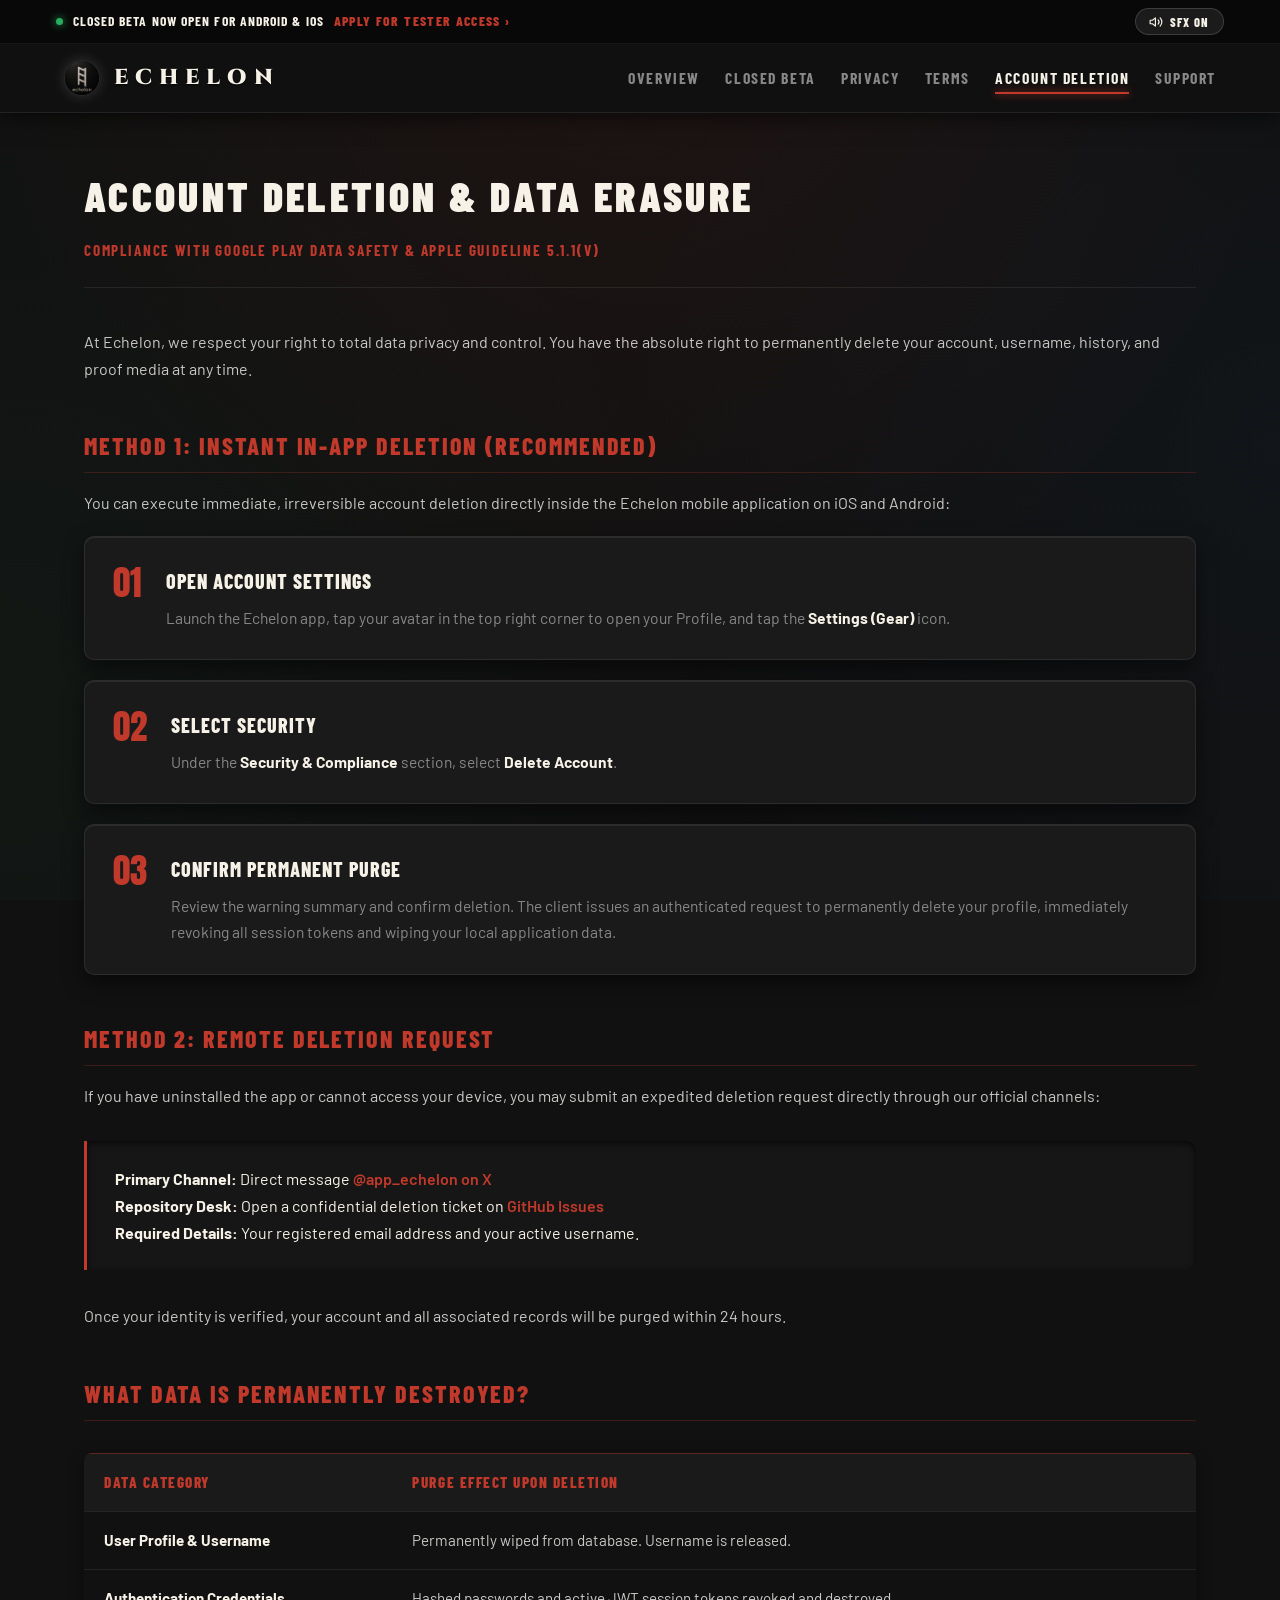
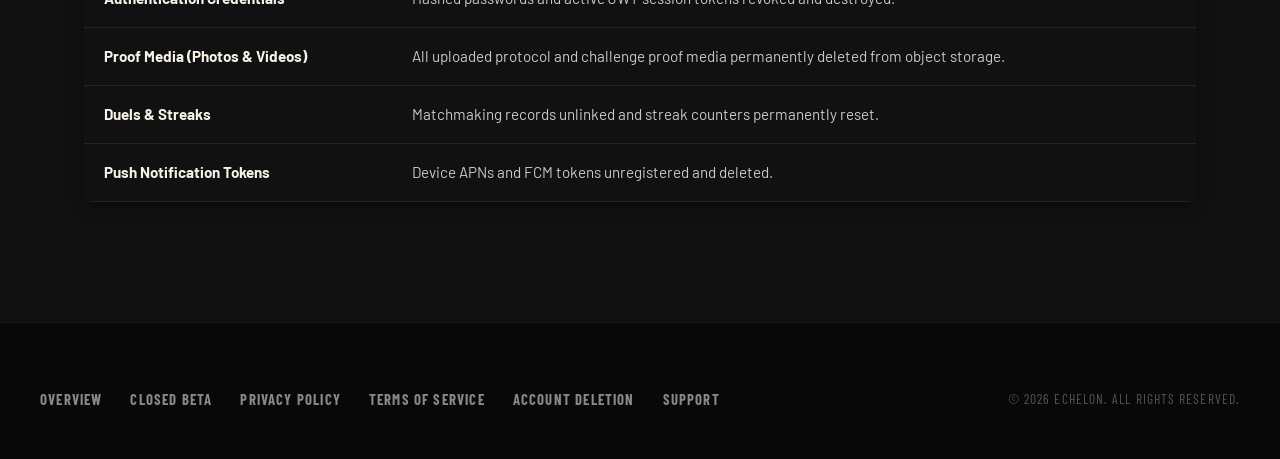
<file: docs/delete-account.html>
<!DOCTYPE html>
<html lang="en">
<head>
  <meta charset="UTF-8">
  <meta name="viewport" content="width=device-width, initial-scale=1.0">
  <title>Account Deletion & Data Erasure — Echelon</title>
  <meta name="description" content="Account Deletion & Data Erasure — Echelon">
  <meta property="og:site_name" content="Echelon">
  <meta property="og:title" content="Account Deletion & Data Erasure — Echelon">
  <meta property="og:description" content="Account Deletion & Data Erasure — Echelon">
  <meta property="og:type" content="website">
  <meta property="og:url" content="https://echelon69420.github.io/delete-account.html">
  <meta property="og:image" content="https://echelon69420.github.io/images/logo_3d_leather_bone.jpg">
  <meta property="og:image:width" content="1200">
  <meta property="og:image:height" content="630">
  <meta name="twitter:card" content="summary">
  <meta name="twitter:title" content="Account Deletion & Data Erasure — Echelon">
  <meta name="twitter:description" content="Account Deletion & Data Erasure — Echelon">
  <meta name="twitter:image" content="https://echelon69420.github.io/images/logo_3d_leather_bone.jpg">
  <link rel="stylesheet" href="styles.css">
  <link rel="icon" type="image/jpeg" href="images/logo_3d_leather_bone.jpg">
  <script src="app.js" defer></script>
</head>
<body>
  <!-- Announcement Bar -->
  <div class="top-ticker">
    <div class="ticker-content" style="display: flex; justify-content: space-between; align-items: center; width: 100%; max-width: 1200px; margin: 0 auto; padding: 0 1rem;">
      <div style="display: flex; align-items: center; gap: 0.6rem;">
        <span class="beacon-dot"></span>
        <span class="ticker-announcement">Closed Beta Now Open for Android &amp; iOS</span>
        <a href="beta.html" class="ticker-link">Apply for Tester Access &rsaquo;</a>
      </div>
      <button id="sfx-toggle" class="sfx-toggle-pill" aria-label="Toggle sound effects">
        <svg class="sfx-icon" width="14" height="14" viewBox="0 0 24 24" fill="none" stroke="currentColor" stroke-width="2" stroke-linecap="round" stroke-linejoin="round" style="vertical-align: middle;"><polygon points="11 5 6 9 2 9 2 15 6 15 11 19 11 5"></polygon><path d="M19.07 4.93a10 10 0 0 1 0 14.14M15.54 8.46a5 5 0 0 1 0 7.07"></path></svg>
        <span class="sfx-text">SFX ON</span>
      </button>
    </div>
  </div>

  <header>
    <div class="nav-container">
      <a href="index.html" class="brand">
        <div class="brand-emblem-wrap">
          <img src="images/logo_3d_leather_bone.jpg" alt="Echelon Insignia">
        </div>
        <div class="brand-info">
          <span class="brand-text">ECHELON</span>
        </div>
      </a>
      <!-- Desktop Navigation -->
      <nav class="desktop-nav">
        <ul>
          <li><a href="index.html">Overview</a></li>
          <li><a href="beta.html">Closed Beta</a></li>
          <li><a href="privacy.html">Privacy</a></li>
          <li><a href="terms.html">Terms</a></li>
          <li><a href="delete-account.html" class="active">Account Deletion</a></li>
          <li><a href="support.html">Support</a></li>
        </ul>
      </nav>

      <!-- Mobile Header Actions -->
      <div class="mobile-nav-actions">
        <a href="beta.html" class="nav-cta-btn mobile-cta">Beta</a>
        <button class="menu-toggle-btn" id="menu-toggle" aria-label="Toggle navigation menu" onclick="toggleMobileMenu()">
          <span class="hamburger-bar"></span>
          <span class="hamburger-bar"></span>
          <span class="hamburger-bar"></span>
        </button>
      </div>
    </div>

    <!-- Mobile Drawer Menu -->
    <div class="mobile-drawer" id="mobile-drawer">
      <ul class="mobile-drawer-links">
        <li><a href="index.html" class="mobile-link" onclick="toggleMobileMenu()">Overview</a></li>
        <li><a href="beta.html" class="mobile-link" onclick="toggleMobileMenu()">Closed Beta</a></li>
        <li><a href="support.html" class="mobile-link" onclick="toggleMobileMenu()">Support &amp; FAQ</a></li>
        <li><a href="privacy.html" class="mobile-link" onclick="toggleMobileMenu()">Privacy Policy</a></li>
        <li><a href="terms.html" class="mobile-link" onclick="toggleMobileMenu()">Terms of Service</a></li>
        <li><a href="delete-account.html" class="mobile-link active" onclick="toggleMobileMenu()">Account Deletion</a></li>
      </ul>
    </div>
  </header>

  <main>
    <div class="legal-header">
      <h1 class="legal-title">Account Deletion & Data Erasure</h1>
      <div class="legal-meta">Compliance with Google Play Data Safety & Apple Guideline 5.1.1(v)</div>
    </div>

    <div class="legal-content">
      <p>
        At Echelon, we respect your right to total data privacy and control. You have the absolute right to permanently delete your account, username, history, and proof media at any time.
      </p>

      <h2>Method 1: Instant In-App Deletion (Recommended)</h2>
      <p>You can execute immediate, irreversible account deletion directly inside the Echelon mobile application on iOS and Android:</p>

      <div class="step-card">
        <div class="step-num">01</div>
        <div class="step-body">
          <h4>Open Account Settings</h4>
          <p>Launch the Echelon app, tap your avatar in the top right corner to open your Profile, and tap the <strong>Settings (Gear)</strong> icon.</p>
        </div>
      </div>

      <div class="step-card">
        <div class="step-num">02</div>
        <div class="step-body">
          <h4>Select Security</h4>
          <p>Under the <strong>Security & Compliance</strong> section, select <strong>Delete Account</strong>.</p>
        </div>
      </div>

      <div class="step-card">
        <div class="step-num">03</div>
        <div class="step-body">
          <h4>Confirm Permanent Purge</h4>
          <p>Review the warning summary and confirm deletion. The client issues an authenticated request to permanently delete your profile, immediately revoking all session tokens and wiping your local application data.</p>
        </div>
      </div>

      <h2>Method 2: Remote Deletion Request</h2>
      <p>
        If you have uninstalled the app or cannot access your device, you may submit an expedited deletion request directly through our official channels:
      </p>
      <div class="callout">
        <p><strong>Primary Channel:</strong> Direct message <a href="https://x.com/app_echelon" target="_blank" rel="noopener" style="color: var(--accent-red);">@app_echelon on X</a><br>
        <strong>Repository Desk:</strong> Open a confidential deletion ticket on <a href="https://github.com/Echelon69420/echelon/issues" target="_blank" rel="noopener" style="color: var(--accent-red);">GitHub Issues</a><br>
        <strong>Required Details:</strong> Your registered email address and your active username.</p>
      </div>
      <p>
        Once your identity is verified, your account and all associated records will be purged within 24 hours.
      </p>

      <h2>What Data is Permanently Destroyed?</h2>
      <table>
        <thead>
          <tr>
            <th>Data Category</th>
            <th>Purge Effect Upon Deletion</th>
          </tr>
        </thead>
        <tbody>
          <tr>
            <td><strong>User Profile & Username</strong></td>
            <td>Permanently wiped from database. Username is released.</td>
          </tr>
          <tr>
            <td><strong>Authentication Credentials</strong></td>
            <td>Hashed passwords and active JWT session tokens revoked and destroyed.</td>
          </tr>
          <tr>
            <td><strong>Proof Media (Photos & Videos)</strong></td>
            <td>All uploaded protocol and challenge proof media permanently deleted from object storage.</td>
          </tr>
          <tr>
            <td><strong>Duels & Streaks</strong></td>
            <td>Matchmaking records unlinked and streak counters permanently reset.</td>
          </tr>
          <tr>
            <td><strong>Push Notification Tokens</strong></td>
            <td>Device APNs and FCM tokens unregistered and deleted.</td>
          </tr>
        </tbody>
      </table>
    </div>
  </main>

  <footer>
    <div class="footer-container">
      <div class="footer-bottom">
        <div class="footer-links">
          <a href="index.html">Overview</a>
          <a href="beta.html">Closed Beta</a>
          <a href="privacy.html">Privacy Policy</a>
          <a href="terms.html">Terms of Service</a>
          <a href="delete-account.html">Account Deletion</a>
          <a href="support.html">Support</a>
        </div>
        <div class="copyright">&copy; 2026 ECHELON. ALL RIGHTS RESERVED.</div>
      </div>
    </div>
  </footer>
  <script>
    function toggleMobileMenu() {
      const drawer = document.getElementById('mobile-drawer');
      const btn = document.getElementById('menu-toggle');
      drawer.classList.toggle('is-open');
      btn.classList.toggle('is-active');
    }
  </script>
</body>
</html>
</file>
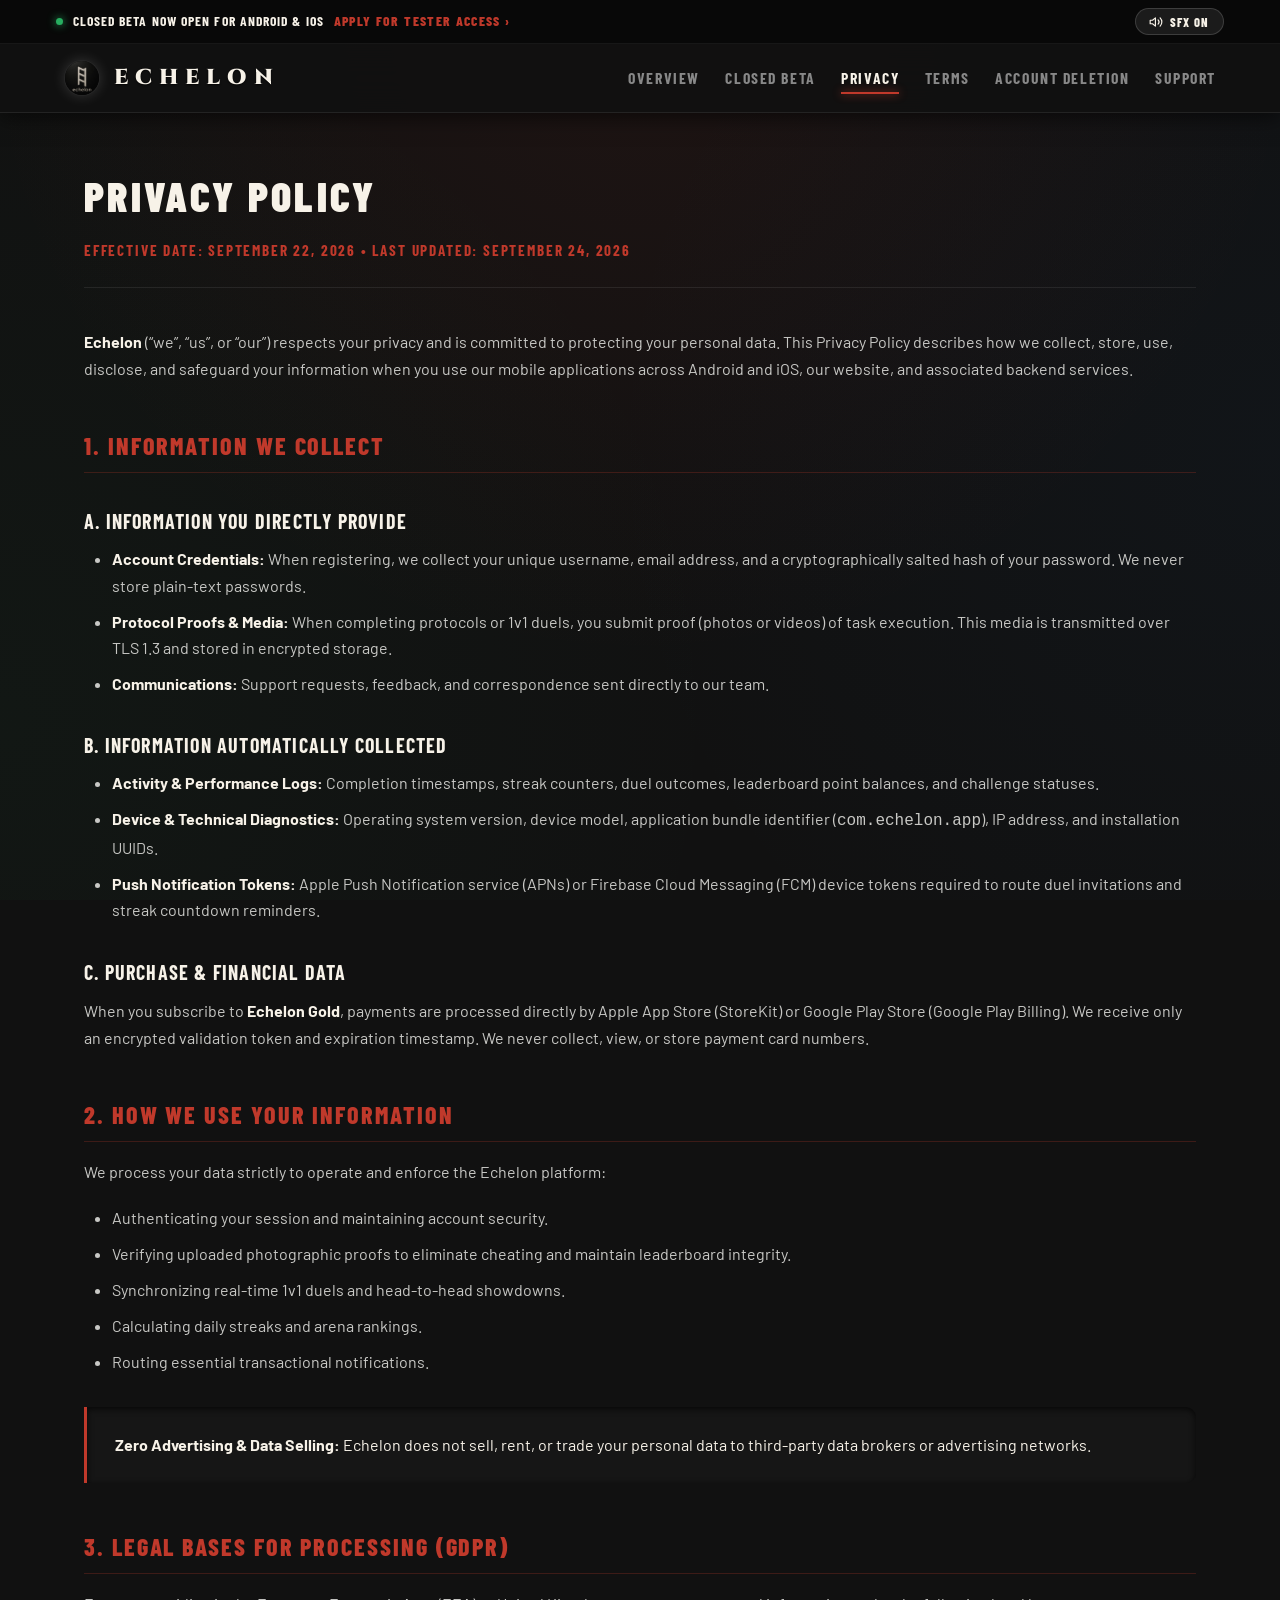
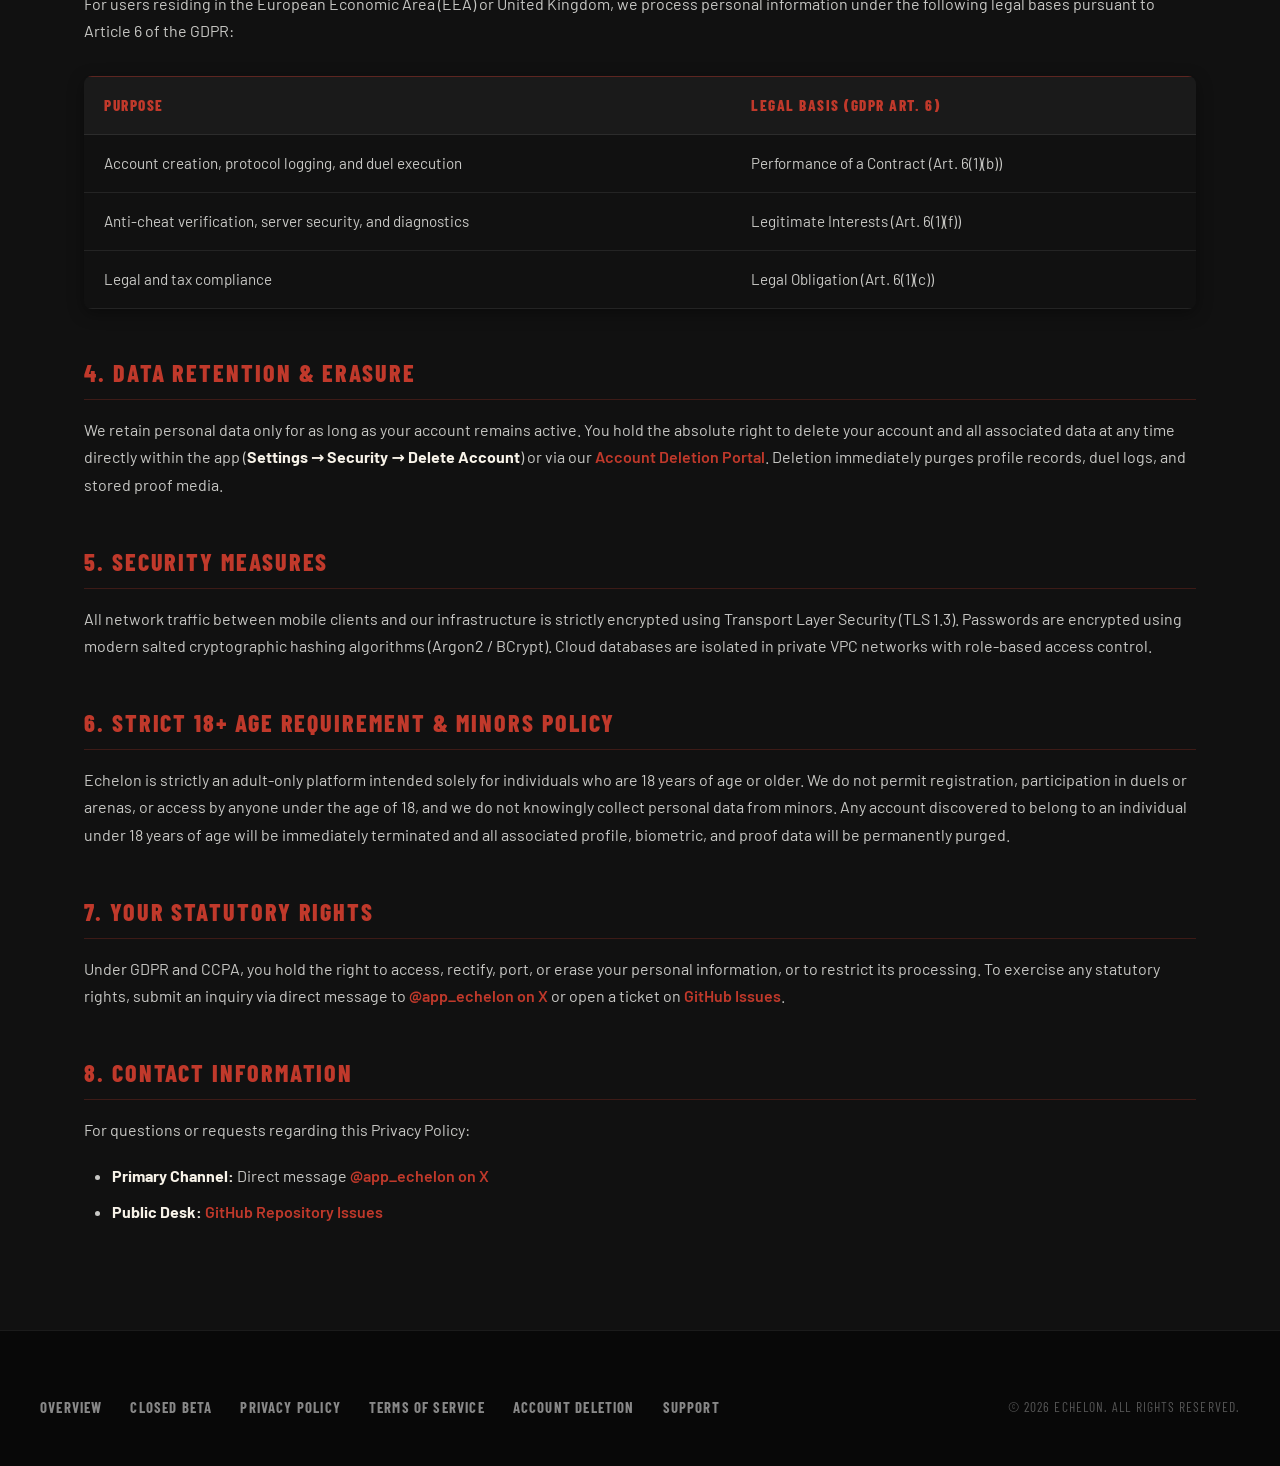
<file: docs/privacy.html>
<!DOCTYPE html>
<html lang="en">
<head>
  <meta charset="UTF-8">
  <meta name="viewport" content="width=device-width, initial-scale=1.0">
  <title>Privacy Policy — Echelon</title>
  <meta name="description" content="Privacy Policy — Echelon">
  <meta property="og:site_name" content="Echelon">
  <meta property="og:title" content="Privacy Policy — Echelon">
  <meta property="og:description" content="Privacy Policy — Echelon">
  <meta property="og:type" content="website">
  <meta property="og:url" content="https://echelon69420.github.io/privacy.html">
  <meta property="og:image" content="https://echelon69420.github.io/images/logo_3d_leather_bone.jpg">
  <meta property="og:image:width" content="1200">
  <meta property="og:image:height" content="630">
  <meta name="twitter:card" content="summary">
  <meta name="twitter:title" content="Privacy Policy — Echelon">
  <meta name="twitter:description" content="Privacy Policy — Echelon">
  <meta name="twitter:image" content="https://echelon69420.github.io/images/logo_3d_leather_bone.jpg">
  <link rel="stylesheet" href="styles.css">
  <link rel="icon" type="image/jpeg" href="images/logo_3d_leather_bone.jpg">
  <script src="app.js" defer></script>
</head>
<body>
  <!-- Announcement Bar -->
  <div class="top-ticker">
    <div class="ticker-content" style="display: flex; justify-content: space-between; align-items: center; width: 100%; max-width: 1200px; margin: 0 auto; padding: 0 1rem;">
      <div style="display: flex; align-items: center; gap: 0.6rem;">
        <span class="beacon-dot"></span>
        <span class="ticker-announcement">Closed Beta Now Open for Android &amp; iOS</span>
        <a href="beta.html" class="ticker-link">Apply for Tester Access &rsaquo;</a>
      </div>
      <button id="sfx-toggle" class="sfx-toggle-pill" aria-label="Toggle sound effects">
        <svg class="sfx-icon" width="14" height="14" viewBox="0 0 24 24" fill="none" stroke="currentColor" stroke-width="2" stroke-linecap="round" stroke-linejoin="round" style="vertical-align: middle;"><polygon points="11 5 6 9 2 9 2 15 6 15 11 19 11 5"></polygon><path d="M19.07 4.93a10 10 0 0 1 0 14.14M15.54 8.46a5 5 0 0 1 0 7.07"></path></svg>
        <span class="sfx-text">SFX ON</span>
      </button>
    </div>
  </div>

  <header>
    <div class="nav-container">
      <a href="index.html" class="brand">
        <div class="brand-emblem-wrap">
          <img src="images/logo_3d_leather_bone.jpg" alt="Echelon Insignia">
        </div>
        <div class="brand-info">
          <span class="brand-text">ECHELON</span>
        </div>
      </a>
      <!-- Desktop Navigation -->
      <nav class="desktop-nav">
        <ul>
          <li><a href="index.html">Overview</a></li>
          <li><a href="beta.html">Closed Beta</a></li>
          <li><a href="privacy.html" class="active">Privacy</a></li>
          <li><a href="terms.html">Terms</a></li>
          <li><a href="delete-account.html">Account Deletion</a></li>
          <li><a href="support.html">Support</a></li>
        </ul>
      </nav>

      <!-- Mobile Header Actions -->
      <div class="mobile-nav-actions">
        <a href="beta.html" class="nav-cta-btn mobile-cta">Beta</a>
        <button class="menu-toggle-btn" id="menu-toggle" aria-label="Toggle navigation menu" onclick="toggleMobileMenu()">
          <span class="hamburger-bar"></span>
          <span class="hamburger-bar"></span>
          <span class="hamburger-bar"></span>
        </button>
      </div>
    </div>

    <!-- Mobile Drawer Menu -->
    <div class="mobile-drawer" id="mobile-drawer">
      <ul class="mobile-drawer-links">
        <li><a href="index.html" class="mobile-link" onclick="toggleMobileMenu()">Overview</a></li>
        <li><a href="beta.html" class="mobile-link" onclick="toggleMobileMenu()">Closed Beta</a></li>
        <li><a href="support.html" class="mobile-link" onclick="toggleMobileMenu()">Support &amp; FAQ</a></li>
        <li><a href="privacy.html" class="mobile-link active" onclick="toggleMobileMenu()">Privacy Policy</a></li>
        <li><a href="terms.html" class="mobile-link" onclick="toggleMobileMenu()">Terms of Service</a></li>
        <li><a href="delete-account.html" class="mobile-link" onclick="toggleMobileMenu()">Account Deletion</a></li>
      </ul>
    </div>
  </header>

  <main>
    <div class="legal-header">
      <h1 class="legal-title">Privacy Policy</h1>
      <div class="legal-meta">Effective Date: September 22, 2026 &bull; Last Updated: September 24, 2026</div>
    </div>

    <div class="legal-content">
      <p>
        <strong>Echelon</strong> (&ldquo;we&rdquo;, &ldquo;us&rdquo;, or &ldquo;our&rdquo;) respects your privacy and is committed to protecting your personal data. This Privacy Policy describes how we collect, store, use, disclose, and safeguard your information when you use our mobile applications across Android and iOS, our website, and associated backend services.
      </p>

      <h2>1. Information We Collect</h2>
      <h3>A. Information You Directly Provide</h3>
      <ul>
        <li><strong>Account Credentials:</strong> When registering, we collect your unique username, email address, and a cryptographically salted hash of your password. We never store plain-text passwords.</li>
        <li><strong>Protocol Proofs & Media:</strong> When completing protocols or 1v1 duels, you submit proof (photos or videos) of task execution. This media is transmitted over TLS 1.3 and stored in encrypted storage.</li>
        <li><strong>Communications:</strong> Support requests, feedback, and correspondence sent directly to our team.</li>
      </ul>

      <h3>B. Information Automatically Collected</h3>
      <ul>
        <li><strong>Activity & Performance Logs:</strong> Completion timestamps, streak counters, duel outcomes, leaderboard point balances, and challenge statuses.</li>
        <li><strong>Device & Technical Diagnostics:</strong> Operating system version, device model, application bundle identifier (<code>com.echelon.app</code>), IP address, and installation UUIDs.</li>
        <li><strong>Push Notification Tokens:</strong> Apple Push Notification service (APNs) or Firebase Cloud Messaging (FCM) device tokens required to route duel invitations and streak countdown reminders.</li>
      </ul>

      <h3>C. Purchase & Financial Data</h3>
      <p>
        When you subscribe to <strong>Echelon Gold</strong>, payments are processed directly by Apple App Store (StoreKit) or Google Play Store (Google Play Billing). We receive only an encrypted validation token and expiration timestamp. We never collect, view, or store payment card numbers.
      </p>

      <h2>2. How We Use Your Information</h2>
      <p>We process your data strictly to operate and enforce the Echelon platform:</p>
      <ul>
        <li>Authenticating your session and maintaining account security.</li>
        <li>Verifying uploaded photographic proofs to eliminate cheating and maintain leaderboard integrity.</li>
        <li>Synchronizing real-time 1v1 duels and head-to-head showdowns.</li>
        <li>Calculating daily streaks and arena rankings.</li>
        <li>Routing essential transactional notifications.</li>
      </ul>
      <div class="callout">
        <p><strong>Zero Advertising & Data Selling:</strong> Echelon does not sell, rent, or trade your personal data to third-party data brokers or advertising networks.</p>
      </div>

      <h2>3. Legal Bases for Processing (GDPR)</h2>
      <p>For users residing in the European Economic Area (EEA) or United Kingdom, we process personal information under the following legal bases pursuant to Article 6 of the GDPR:</p>
      <table>
        <thead>
          <tr>
            <th>Purpose</th>
            <th>Legal Basis (GDPR Art. 6)</th>
          </tr>
        </thead>
        <tbody>
          <tr>
            <td>Account creation, protocol logging, and duel execution</td>
            <td>Performance of a Contract (Art. 6(1)(b))</td>
          </tr>
          <tr>
            <td>Anti-cheat verification, server security, and diagnostics</td>
            <td>Legitimate Interests (Art. 6(1)(f))</td>
          </tr>
          <tr>
            <td>Legal and tax compliance</td>
            <td>Legal Obligation (Art. 6(1)(c))</td>
          </tr>
        </tbody>
      </table>

      <h2>4. Data Retention & Erasure</h2>
      <p>
        We retain personal data only for as long as your account remains active. You hold the absolute right to delete your account and all associated data at any time directly within the app (<strong>Settings &rarr; Security &rarr; Delete Account</strong>) or via our <a href="delete-account.html" style="color: var(--accent-red);">Account Deletion Portal</a>. Deletion immediately purges profile records, duel logs, and stored proof media.
      </p>

      <h2>5. Security Measures</h2>
      <p>
        All network traffic between mobile clients and our infrastructure is strictly encrypted using Transport Layer Security (TLS 1.3). Passwords are encrypted using modern salted cryptographic hashing algorithms (Argon2 / BCrypt). Cloud databases are isolated in private VPC networks with role-based access control.
      </p>

      <h2>6. Strict 18+ Age Requirement &amp; Minors Policy</h2>
      <p>
        Echelon is strictly an adult-only platform intended solely for individuals who are 18 years of age or older. We do not permit registration, participation in duels or arenas, or access by anyone under the age of 18, and we do not knowingly collect personal data from minors. Any account discovered to belong to an individual under 18 years of age will be immediately terminated and all associated profile, biometric, and proof data will be permanently purged.
      </p>

      <h2>7. Your Statutory Rights</h2>
      <p>Under GDPR and CCPA, you hold the right to access, rectify, port, or erase your personal information, or to restrict its processing. To exercise any statutory rights, submit an inquiry via direct message to <a href="https://x.com/app_echelon" target="_blank" rel="noopener" style="color: var(--accent-red);">@app_echelon on X</a> or open a ticket on <a href="https://github.com/Echelon69420/echelon/issues" target="_blank" rel="noopener" style="color: var(--accent-red);">GitHub Issues</a>.</p>

      <h2>8. Contact Information</h2>
      <p>For questions or requests regarding this Privacy Policy:</p>
      <ul>
        <li><strong>Primary Channel:</strong> Direct message <a href="https://x.com/app_echelon" target="_blank" rel="noopener" style="color: var(--accent-red);">@app_echelon on X</a></li>
        <li><strong>Public Desk:</strong> <a href="https://github.com/Echelon69420/echelon/issues" target="_blank" rel="noopener" style="color: var(--accent-red);">GitHub Repository Issues</a></li>
      </ul>
    </div>
  </main>

  <footer>
    <div class="footer-container">
      <div class="footer-bottom">
        <div class="footer-links">
          <a href="index.html">Overview</a>
          <a href="beta.html">Closed Beta</a>
          <a href="privacy.html">Privacy Policy</a>
          <a href="terms.html">Terms of Service</a>
          <a href="delete-account.html">Account Deletion</a>
          <a href="support.html">Support</a>
        </div>
        <div class="copyright">&copy; 2026 ECHELON. ALL RIGHTS RESERVED.</div>
      </div>
    </div>
  </footer>
  <script>
    function toggleMobileMenu() {
      const drawer = document.getElementById('mobile-drawer');
      const btn = document.getElementById('menu-toggle');
      drawer.classList.toggle('is-open');
      btn.classList.toggle('is-active');
    }
  </script>
</body>
</html>
</file>
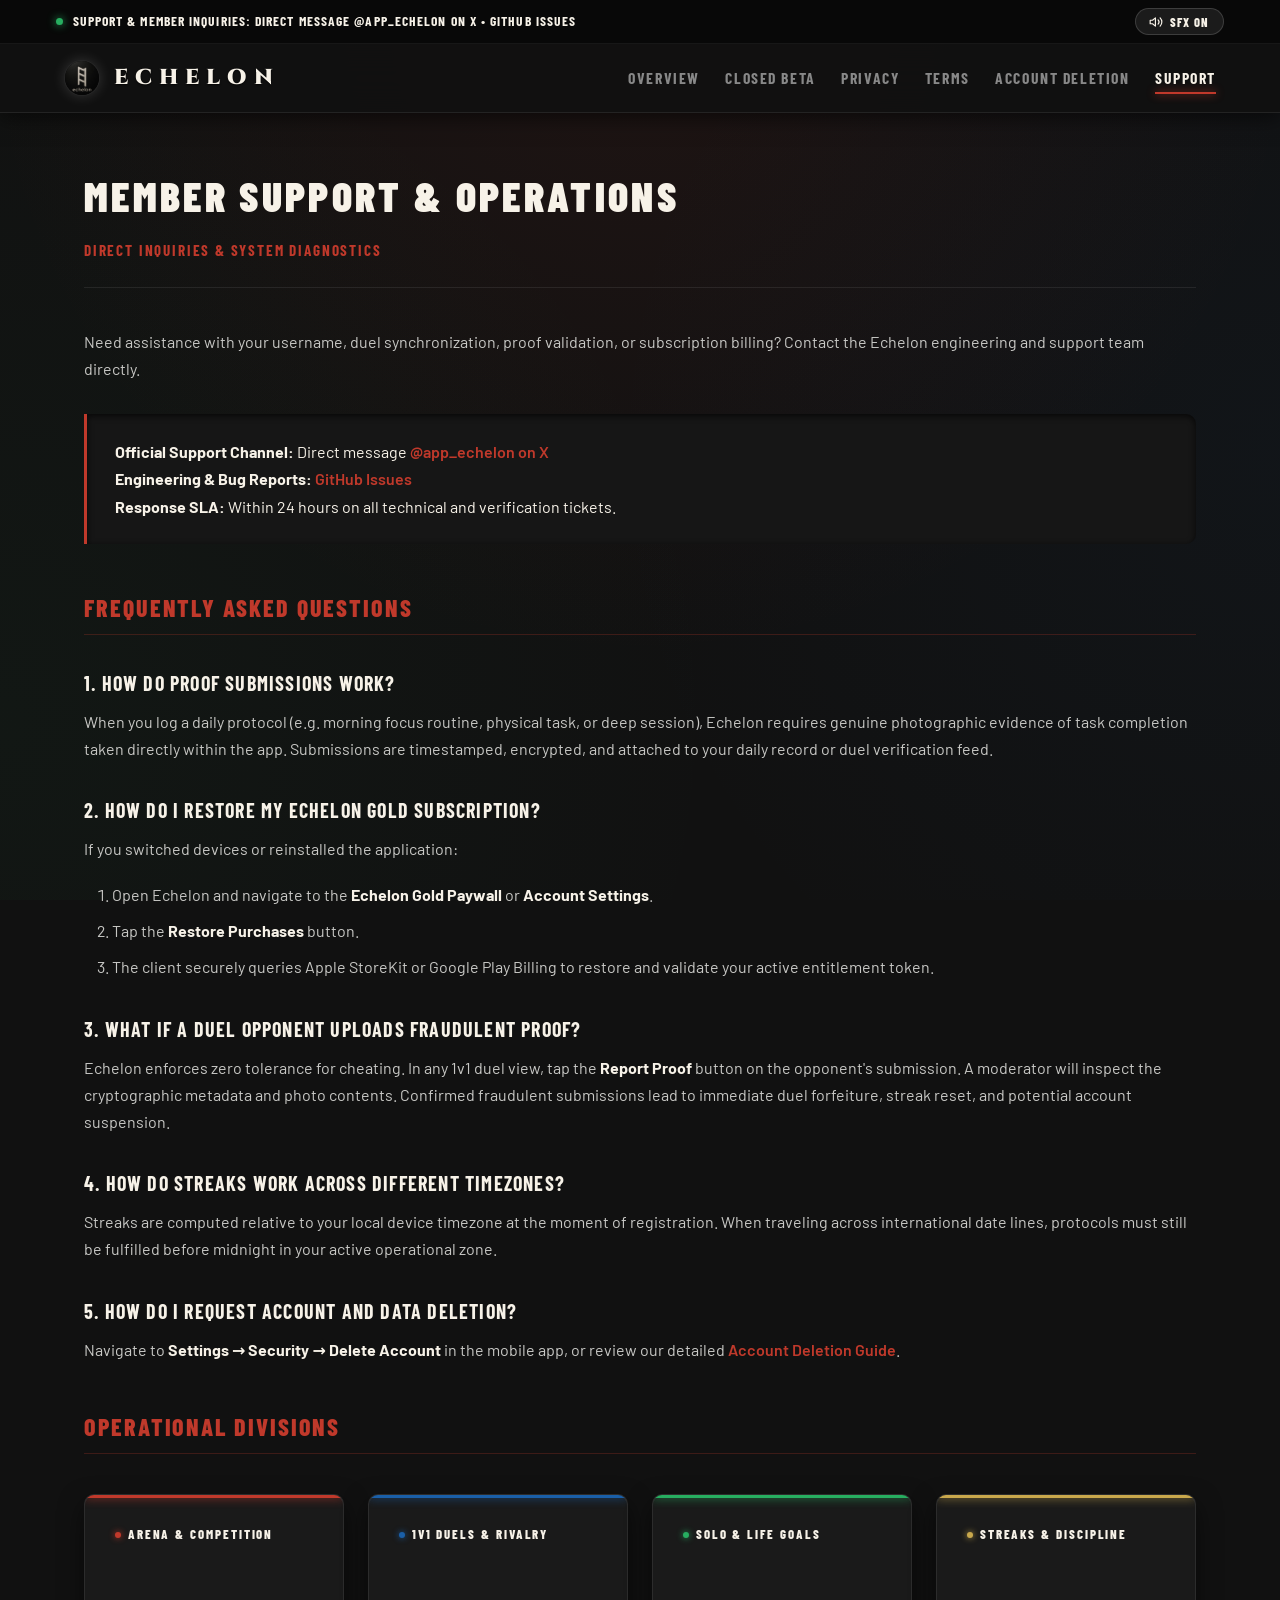
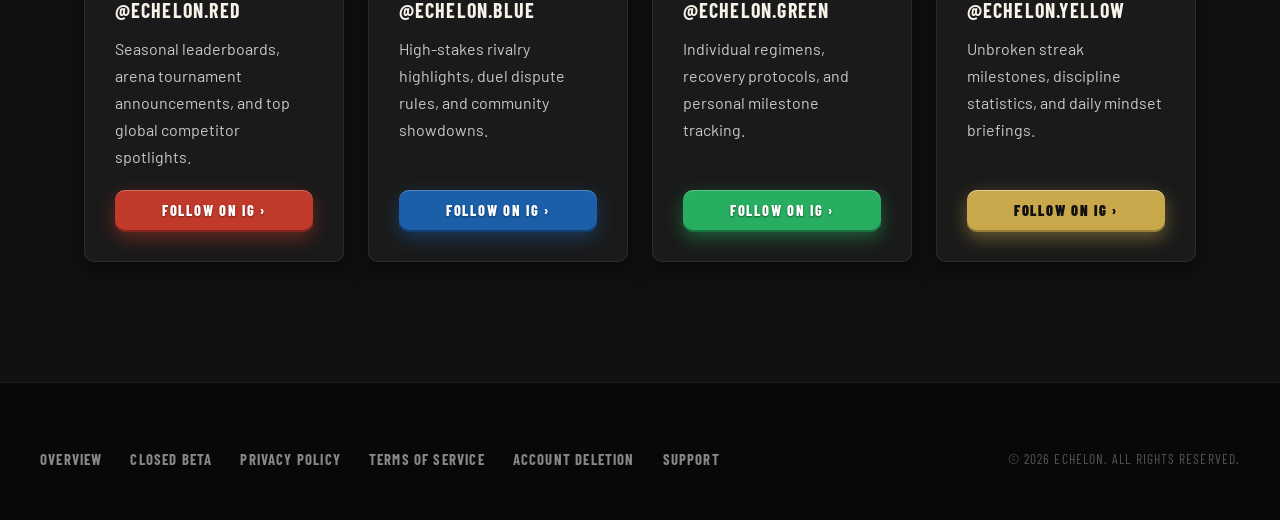
<file: docs/support.html>
<!DOCTYPE html>
<html lang="en">
<head>
  <meta charset="UTF-8">
  <meta name="viewport" content="width=device-width, initial-scale=1.0">
  <title>Support & Inquiry — Echelon</title>
  <meta name="description" content="Support & Inquiry — Echelon">
  <meta property="og:site_name" content="Echelon">
  <meta property="og:title" content="Support & Inquiry — Echelon">
  <meta property="og:description" content="Support & Inquiry — Echelon">
  <meta property="og:type" content="website">
  <meta property="og:url" content="https://echelon69420.github.io/support.html">
  <meta property="og:image" content="https://echelon69420.github.io/images/logo_3d_leather_bone.jpg">
  <meta property="og:image:width" content="1200">
  <meta property="og:image:height" content="630">
  <meta name="twitter:card" content="summary">
  <meta name="twitter:title" content="Support & Inquiry — Echelon">
  <meta name="twitter:description" content="Support & Inquiry — Echelon">
  <meta name="twitter:image" content="https://echelon69420.github.io/images/logo_3d_leather_bone.jpg">
  <link rel="stylesheet" href="styles.css">
  <link rel="icon" type="image/jpeg" href="images/logo_3d_leather_bone.jpg">
  <script src="app.js" defer></script>
</head>
<body>
  <!-- Announcement Bar -->
  <div class="top-ticker">
    <div class="ticker-content" style="display: flex; justify-content: space-between; align-items: center; width: 100%; max-width: 1200px; margin: 0 auto; padding: 0 1rem;">
      <div style="display: flex; align-items: center; gap: 0.6rem;">
        <span class="beacon-dot"></span>
        <span class="ticker-announcement">Support & Member Inquiries: Direct Message @app_echelon on X &bull; GitHub Issues</span>
      </div>
      <button id="sfx-toggle" class="sfx-toggle-pill" aria-label="Toggle sound effects">
        <svg class="sfx-icon" width="14" height="14" viewBox="0 0 24 24" fill="none" stroke="currentColor" stroke-width="2" stroke-linecap="round" stroke-linejoin="round" style="vertical-align: middle;"><polygon points="11 5 6 9 2 9 2 15 6 15 11 19 11 5"></polygon><path d="M19.07 4.93a10 10 0 0 1 0 14.14M15.54 8.46a5 5 0 0 1 0 7.07"></path></svg>
        <span class="sfx-text">SFX ON</span>
      </button>
    </div>
  </div>

  <header>
    <div class="nav-container">
      <a href="index.html" class="brand">
        <div class="brand-emblem-wrap">
          <img src="images/logo_3d_leather_bone.jpg" alt="Echelon Insignia">
        </div>
        <div class="brand-info">
          <span class="brand-text">ECHELON</span>
        </div>
      </a>
      <!-- Desktop Navigation -->
      <nav class="desktop-nav">
        <ul>
          <li><a href="index.html">Overview</a></li>
          <li><a href="beta.html">Closed Beta</a></li>
          <li><a href="privacy.html">Privacy</a></li>
          <li><a href="terms.html">Terms</a></li>
          <li><a href="delete-account.html">Account Deletion</a></li>
          <li><a href="support.html" class="active">Support</a></li>
        </ul>
      </nav>

      <!-- Mobile Header Actions -->
      <div class="mobile-nav-actions">
        <a href="beta.html" class="nav-cta-btn mobile-cta">Beta</a>
        <button class="menu-toggle-btn" id="menu-toggle" aria-label="Toggle navigation menu" onclick="toggleMobileMenu()">
          <span class="hamburger-bar"></span>
          <span class="hamburger-bar"></span>
          <span class="hamburger-bar"></span>
        </button>
      </div>
    </div>

    <!-- Mobile Drawer Menu -->
    <div class="mobile-drawer" id="mobile-drawer">
      <ul class="mobile-drawer-links">
        <li><a href="index.html" class="mobile-link" onclick="toggleMobileMenu()">Overview</a></li>
        <li><a href="beta.html" class="mobile-link" onclick="toggleMobileMenu()">Closed Beta</a></li>
        <li><a href="support.html" class="mobile-link active" onclick="toggleMobileMenu()">Support &amp; FAQ</a></li>
        <li><a href="privacy.html" class="mobile-link" onclick="toggleMobileMenu()">Privacy Policy</a></li>
        <li><a href="terms.html" class="mobile-link" onclick="toggleMobileMenu()">Terms of Service</a></li>
        <li><a href="delete-account.html" class="mobile-link" onclick="toggleMobileMenu()">Account Deletion</a></li>
      </ul>
    </div>
  </header>

  <main>
    <div class="legal-header">
      <h1 class="legal-title">Member Support & Operations</h1>
      <div class="legal-meta">Direct Inquiries & System Diagnostics</div>
    </div>

    <div class="legal-content">
      <p>
        Need assistance with your username, duel synchronization, proof validation, or subscription billing? Contact the Echelon engineering and support team directly.
      </p>

      <div class="callout">
        <p>
          <strong>Official Support Channel:</strong> Direct message <a href="https://x.com/app_echelon" target="_blank" rel="noopener" style="color: var(--accent-red);">@app_echelon on X</a><br>
          <strong>Engineering & Bug Reports:</strong> <a href="https://github.com/Echelon69420/echelon/issues" target="_blank" rel="noopener" style="color: var(--accent-red);">GitHub Issues</a><br>
          <strong>Response SLA:</strong> Within 24 hours on all technical and verification tickets.
        </p>
      </div>

      <h2>Frequently Asked Questions</h2>

      <h3>1. How do proof submissions work?</h3>
      <p>
        When you log a daily protocol (e.g. morning focus routine, physical task, or deep session), Echelon requires genuine photographic evidence of task completion taken directly within the app. Submissions are timestamped, encrypted, and attached to your daily record or duel verification feed.
      </p>

      <h3>2. How do I restore my Echelon Gold subscription?</h3>
      <p>
        If you switched devices or reinstalled the application:
      </p>
      <ol>
        <li>Open Echelon and navigate to the <strong>Echelon Gold Paywall</strong> or <strong>Account Settings</strong>.</li>
        <li>Tap the <strong>Restore Purchases</strong> button.</li>
        <li>The client securely queries Apple StoreKit or Google Play Billing to restore and validate your active entitlement token.</li>
      </ol>

      <h3>3. What if a duel opponent uploads fraudulent proof?</h3>
      <p>
        Echelon enforces zero tolerance for cheating. In any 1v1 duel view, tap the <strong>Report Proof</strong> button on the opponent's submission. A moderator will inspect the cryptographic metadata and photo contents. Confirmed fraudulent submissions lead to immediate duel forfeiture, streak reset, and potential account suspension.
      </p>

      <h3>4. How do streaks work across different timezones?</h3>
      <p>
        Streaks are computed relative to your local device timezone at the moment of registration. When traveling across international date lines, protocols must still be fulfilled before midnight in your active operational zone.
      </p>

      <h3>5. How do I request account and data deletion?</h3>
      <p>
        Navigate to <strong>Settings &rarr; Security &rarr; Delete Account</strong> in the mobile app, or review our detailed <a href="delete-account.html" style="color: var(--accent-red);">Account Deletion Guide</a>.
      </p>

      <h2>Operational Divisions</h2>
      <div class="quadrant-grid">
        <div class="q-card q-card-red">
          <div class="q-badge"><span class="chip-dot-red"></span> ARENA &amp; COMPETITION</div>
          <h3 class="q-title">@echelon.red</h3>
          <p class="q-desc">Seasonal leaderboards, arena tournament announcements, and top global competitor spotlights.</p>
          <a href="https://instagram.com/echelon.red" target="_blank" rel="noopener" class="btn btn-red" style="padding: 0.75rem 1rem; font-size: 0.9rem;">Follow On IG &rsaquo;</a>
        </div>
        <div class="q-card q-card-blue">
          <div class="q-badge"><span class="chip-dot-blue"></span> 1V1 DUELS &amp; RIVALRY</div>
          <h3 class="q-title">@echelon.blue</h3>
          <p class="q-desc">High-stakes rivalry highlights, duel dispute rules, and community showdowns.</p>
          <a href="https://instagram.com/echelon.blue" target="_blank" rel="noopener" class="btn btn-blue" style="padding: 0.75rem 1rem; font-size: 0.9rem;">Follow On IG &rsaquo;</a>
        </div>
        <div class="q-card q-card-green">
          <div class="q-badge"><span class="chip-dot-green"></span> SOLO &amp; LIFE GOALS</div>
          <h3 class="q-title">@echelon.green</h3>
          <p class="q-desc">Individual regimens, recovery protocols, and personal milestone tracking.</p>
          <a href="https://instagram.com/echelon.green" target="_blank" rel="noopener" class="btn btn-green" style="padding: 0.75rem 1rem; font-size: 0.9rem;">Follow On IG &rsaquo;</a>
        </div>
        <div class="q-card q-card-gold">
          <div class="q-badge"><span class="chip-dot-gold"></span> STREAKS &amp; DISCIPLINE</div>
          <h3 class="q-title">@echelon.yellow</h3>
          <p class="q-desc">Unbroken streak milestones, discipline statistics, and daily mindset briefings.</p>
          <a href="https://instagram.com/echelon.yellow" target="_blank" rel="noopener" class="btn btn-gold" style="padding: 0.75rem 1rem; font-size: 0.9rem;">Follow On IG &rsaquo;</a>
        </div>
      </div>
    </div>
  </main>

  <footer>
    <div class="footer-container">
      <div class="footer-bottom">
        <div class="footer-links">
          <a href="index.html">Overview</a>
          <a href="beta.html">Closed Beta</a>
          <a href="privacy.html">Privacy Policy</a>
          <a href="terms.html">Terms of Service</a>
          <a href="delete-account.html">Account Deletion</a>
          <a href="support.html">Support</a>
        </div>
        <div class="copyright">&copy; 2026 ECHELON. ALL RIGHTS RESERVED.</div>
      </div>
    </div>
  </footer>
  <script>
    function toggleMobileMenu() {
      const drawer = document.getElementById('mobile-drawer');
      const btn = document.getElementById('menu-toggle');
      drawer.classList.toggle('is-open');
      btn.classList.toggle('is-active');
    }
  </script>
</body>
</html>
</file>
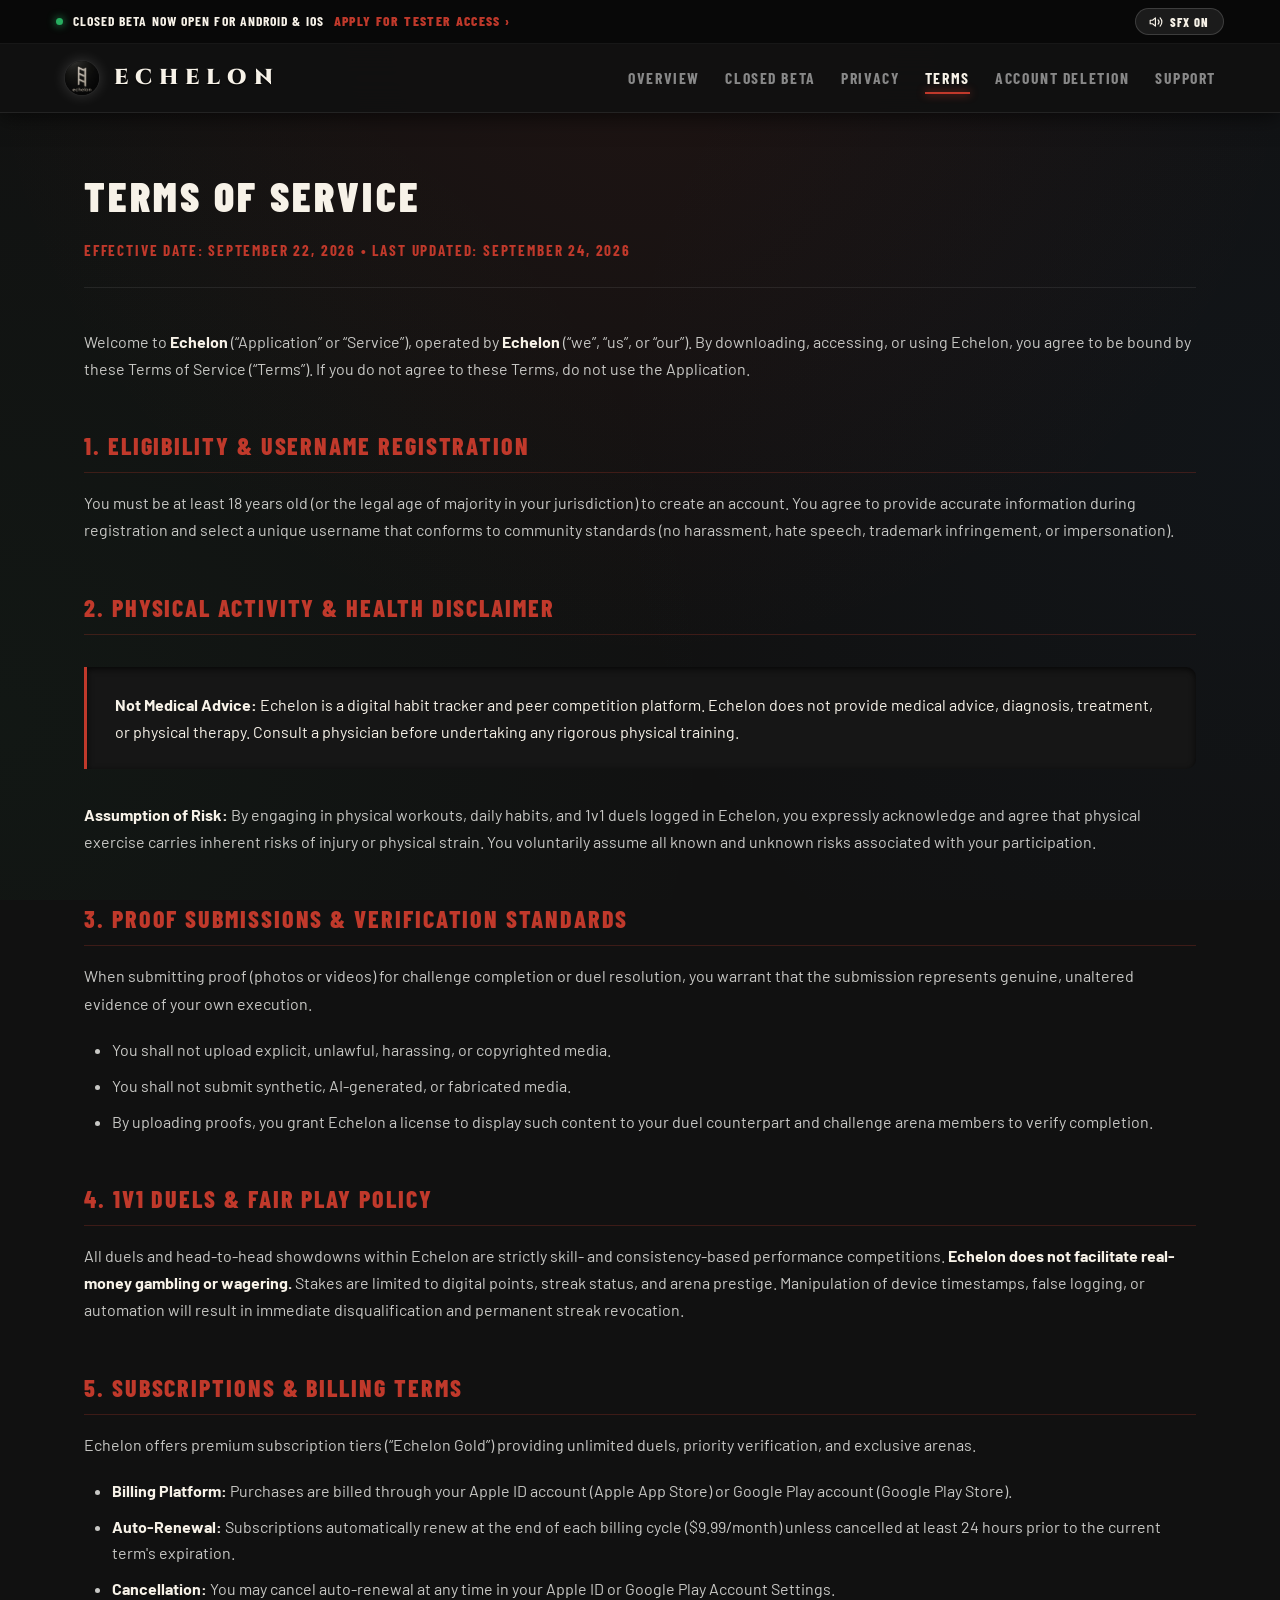
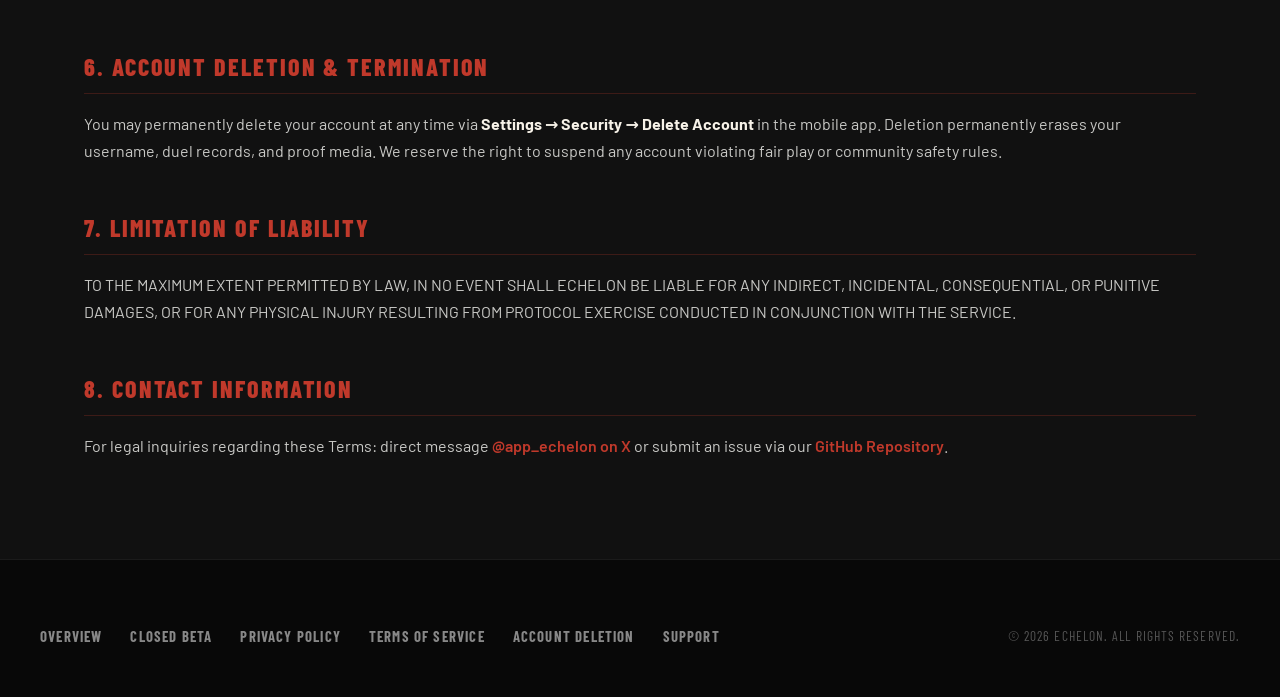
<file: docs/terms.html>
<!DOCTYPE html>
<html lang="en">
<head>
  <meta charset="UTF-8">
  <meta name="viewport" content="width=device-width, initial-scale=1.0">
  <title>Terms of Service — Echelon</title>
  <meta name="description" content="Terms of Service — Echelon">
  <meta property="og:site_name" content="Echelon">
  <meta property="og:title" content="Terms of Service — Echelon">
  <meta property="og:description" content="Terms of Service — Echelon">
  <meta property="og:type" content="website">
  <meta property="og:url" content="https://echelon69420.github.io/terms.html">
  <meta property="og:image" content="https://echelon69420.github.io/images/logo_3d_leather_bone.jpg">
  <meta property="og:image:width" content="1200">
  <meta property="og:image:height" content="630">
  <meta name="twitter:card" content="summary">
  <meta name="twitter:title" content="Terms of Service — Echelon">
  <meta name="twitter:description" content="Terms of Service — Echelon">
  <meta name="twitter:image" content="https://echelon69420.github.io/images/logo_3d_leather_bone.jpg">
  <link rel="stylesheet" href="styles.css">
  <link rel="icon" type="image/jpeg" href="images/logo_3d_leather_bone.jpg">
  <script src="app.js" defer></script>
</head>
<body>
  <!-- Announcement Bar -->
  <div class="top-ticker">
    <div class="ticker-content" style="display: flex; justify-content: space-between; align-items: center; width: 100%; max-width: 1200px; margin: 0 auto; padding: 0 1rem;">
      <div style="display: flex; align-items: center; gap: 0.6rem;">
        <span class="beacon-dot"></span>
        <span class="ticker-announcement">Closed Beta Now Open for Android &amp; iOS</span>
        <a href="beta.html" class="ticker-link">Apply for Tester Access &rsaquo;</a>
      </div>
      <button id="sfx-toggle" class="sfx-toggle-pill" aria-label="Toggle sound effects">
        <svg class="sfx-icon" width="14" height="14" viewBox="0 0 24 24" fill="none" stroke="currentColor" stroke-width="2" stroke-linecap="round" stroke-linejoin="round" style="vertical-align: middle;"><polygon points="11 5 6 9 2 9 2 15 6 15 11 19 11 5"></polygon><path d="M19.07 4.93a10 10 0 0 1 0 14.14M15.54 8.46a5 5 0 0 1 0 7.07"></path></svg>
        <span class="sfx-text">SFX ON</span>
      </button>
    </div>
  </div>

  <header>
    <div class="nav-container">
      <a href="index.html" class="brand">
        <div class="brand-emblem-wrap">
          <img src="images/logo_3d_leather_bone.jpg" alt="Echelon Insignia">
        </div>
        <div class="brand-info">
          <span class="brand-text">ECHELON</span>
        </div>
      </a>
      <!-- Desktop Navigation -->
      <nav class="desktop-nav">
        <ul>
          <li><a href="index.html">Overview</a></li>
          <li><a href="beta.html">Closed Beta</a></li>
          <li><a href="privacy.html">Privacy</a></li>
          <li><a href="terms.html" class="active">Terms</a></li>
          <li><a href="delete-account.html">Account Deletion</a></li>
          <li><a href="support.html">Support</a></li>
        </ul>
      </nav>

      <!-- Mobile Header Actions -->
      <div class="mobile-nav-actions">
        <a href="beta.html" class="nav-cta-btn mobile-cta">Beta</a>
        <button class="menu-toggle-btn" id="menu-toggle" aria-label="Toggle navigation menu" onclick="toggleMobileMenu()">
          <span class="hamburger-bar"></span>
          <span class="hamburger-bar"></span>
          <span class="hamburger-bar"></span>
        </button>
      </div>
    </div>

    <!-- Mobile Drawer Menu -->
    <div class="mobile-drawer" id="mobile-drawer">
      <ul class="mobile-drawer-links">
        <li><a href="index.html" class="mobile-link" onclick="toggleMobileMenu()">Overview</a></li>
        <li><a href="beta.html" class="mobile-link" onclick="toggleMobileMenu()">Closed Beta</a></li>
        <li><a href="support.html" class="mobile-link" onclick="toggleMobileMenu()">Support &amp; FAQ</a></li>
        <li><a href="privacy.html" class="mobile-link" onclick="toggleMobileMenu()">Privacy Policy</a></li>
        <li><a href="terms.html" class="mobile-link active" onclick="toggleMobileMenu()">Terms of Service</a></li>
        <li><a href="delete-account.html" class="mobile-link" onclick="toggleMobileMenu()">Account Deletion</a></li>
      </ul>
    </div>
  </header>

  <main>
    <div class="legal-header">
      <h1 class="legal-title">Terms of Service</h1>
      <div class="legal-meta">Effective Date: September 22, 2026 &bull; Last Updated: September 24, 2026</div>
    </div>

    <div class="legal-content">
      <p>
        Welcome to <strong>Echelon</strong> (&ldquo;Application&rdquo; or &ldquo;Service&rdquo;), operated by <strong>Echelon</strong> (&ldquo;we&rdquo;, &ldquo;us&rdquo;, or &ldquo;our&rdquo;). By downloading, accessing, or using Echelon, you agree to be bound by these Terms of Service (&ldquo;Terms&rdquo;). If you do not agree to these Terms, do not use the Application.
      </p>

      <h2>1. Eligibility & Username Registration</h2>
      <p>
        You must be at least 18 years old (or the legal age of majority in your jurisdiction) to create an account. You agree to provide accurate information during registration and select a unique username that conforms to community standards (no harassment, hate speech, trademark infringement, or impersonation).
      </p>

      <h2>2. Physical Activity & Health Disclaimer</h2>
      <div class="callout">
        <p><strong>Not Medical Advice:</strong> Echelon is a digital habit tracker and peer competition platform. Echelon does not provide medical advice, diagnosis, treatment, or physical therapy. Consult a physician before undertaking any rigorous physical training.</p>
      </div>
      <p>
        <strong>Assumption of Risk:</strong> By engaging in physical workouts, daily habits, and 1v1 duels logged in Echelon, you expressly acknowledge and agree that physical exercise carries inherent risks of injury or physical strain. You voluntarily assume all known and unknown risks associated with your participation.
      </p>

      <h2>3. Proof Submissions & Verification Standards</h2>
      <p>
        When submitting proof (photos or videos) for challenge completion or duel resolution, you warrant that the submission represents genuine, unaltered evidence of your own execution.
      </p>
      <ul>
        <li>You shall not upload explicit, unlawful, harassing, or copyrighted media.</li>
        <li>You shall not submit synthetic, AI-generated, or fabricated media.</li>
        <li>By uploading proofs, you grant Echelon a license to display such content to your duel counterpart and challenge arena members to verify completion.</li>
      </ul>

      <h2>4. 1v1 Duels & Fair Play Policy</h2>
      <p>
        All duels and head-to-head showdowns within Echelon are strictly skill- and consistency-based performance competitions. <strong>Echelon does not facilitate real-money gambling or wagering.</strong> Stakes are limited to digital points, streak status, and arena prestige. Manipulation of device timestamps, false logging, or automation will result in immediate disqualification and permanent streak revocation.
      </p>

      <h2>5. Subscriptions & Billing Terms</h2>
      <p>
        Echelon offers premium subscription tiers (&ldquo;Echelon Gold&rdquo;) providing unlimited duels, priority verification, and exclusive arenas.
      </p>
      <ul>
        <li><strong>Billing Platform:</strong> Purchases are billed through your Apple ID account (Apple App Store) or Google Play account (Google Play Store).</li>
        <li><strong>Auto-Renewal:</strong> Subscriptions automatically renew at the end of each billing cycle ($9.99/month) unless cancelled at least 24 hours prior to the current term's expiration.</li>
        <li><strong>Cancellation:</strong> You may cancel auto-renewal at any time in your Apple ID or Google Play Account Settings.</li>
      </ul>

      <h2>6. Account Deletion & Termination</h2>
      <p>
        You may permanently delete your account at any time via <strong>Settings &rarr; Security &rarr; Delete Account</strong> in the mobile app. Deletion permanently erases your username, duel records, and proof media. We reserve the right to suspend any account violating fair play or community safety rules.
      </p>

      <h2>7. Limitation of Liability</h2>
      <p>
        TO THE MAXIMUM EXTENT PERMITTED BY LAW, IN NO EVENT SHALL ECHELON BE LIABLE FOR ANY INDIRECT, INCIDENTAL, CONSEQUENTIAL, OR PUNITIVE DAMAGES, OR FOR ANY PHYSICAL INJURY RESULTING FROM PROTOCOL EXERCISE CONDUCTED IN CONJUNCTION WITH THE SERVICE.
      </p>

      <h2>8. Contact Information</h2>
      <p>
        For legal inquiries regarding these Terms: direct message <a href="https://x.com/app_echelon" target="_blank" rel="noopener" style="color: var(--accent-red);">@app_echelon on X</a> or submit an issue via our <a href="https://github.com/Echelon69420/echelon/issues" target="_blank" rel="noopener" style="color: var(--accent-red);">GitHub Repository</a>.
      </p>
    </div>
  </main>

  <footer>
    <div class="footer-container">
      <div class="footer-bottom">
        <div class="footer-links">
          <a href="index.html">Overview</a>
          <a href="beta.html">Closed Beta</a>
          <a href="privacy.html">Privacy Policy</a>
          <a href="terms.html">Terms of Service</a>
          <a href="delete-account.html">Account Deletion</a>
          <a href="support.html">Support</a>
        </div>
        <div class="copyright">&copy; 2026 ECHELON. ALL RIGHTS RESERVED.</div>
      </div>
    </div>
  </footer>
  <script>
    function toggleMobileMenu() {
      const drawer = document.getElementById('mobile-drawer');
      const btn = document.getElementById('menu-toggle');
      drawer.classList.toggle('is-open');
      btn.classList.toggle('is-active');
    }
  </script>
</body>
</html>
</file>
<file: docs/styles.css>
@import url('https://fonts.googleapis.com/css2?family=Anton&family=Barlow+Condensed:ital,wght@0,400;0,600;0,700;0,800;0,900;1,700&family=Barlow:wght@400;500;600;700&family=Cinzel:wght@600;700;900&display=swap');

:root {
  /* Echelon Official Ground & Surface Tokens */
  --bg-primary: #111111;         /* Canvas Obsidian */
  --bg-outer: #080808;           /* Bezel / outer frame */
  --bg-surface: #1a1a1a;         /* Embossed Card Surface */
  --bg-surface-hover: #202020;
  --bg-deboss: #161616;          /* Debossed Wells / Inset Displays */
  --bg-input: #222222;           /* Input Surface */
  
  /* Text & Neutral Hierarchy */
  --text-primary: #F7F2E8;       /* Bone White / Cream */
  --text-secondary: #888888;     /* Muted Steel */
  --text-muted: #555555;         /* Deep Muted */
  --text-dark: #111111;          /* For high-contrast surfaces (e.g. Gold) */
  
  /* Echelon Official Quadrant Accent Colors */
  --accent-red: #C0392B;         /* Arena / Urgency / Mandatory Proof */
  --accent-red-pressed: #9A2D22;
  --accent-red-glow: rgba(192, 57, 43, 0.45);
  
  --accent-blue: #1A5FA8;        /* 1v1 Duels / Synchronization */
  --accent-blue-pressed: #124375;
  --accent-blue-glow: rgba(26, 95, 168, 0.45);
  
  --accent-green: #27AE60;       /* Life Goals / Solo Protocols / Streaks */
  --accent-green-pressed: #1F8A4C;
  --accent-green-glow: rgba(39, 174, 96, 0.45);
  
  --accent-gold: #C9A84C;        /* Echelon Gold / Prestige / XP / Founder */
  --accent-gold-pressed: #A8883C;
  --accent-gold-glow: rgba(201, 168, 76, 0.45);
  
  --accent-yellow: #E8A320;      /* Streak Flame / Medium Tier */
  --accent-violet: #9B4EB5;      /* Extreme Difficulty */
  
  /* Borders & Highlights */
  --border-subtle: rgba(255, 255, 255, 0.08);
  --border-top-highlight: rgba(255, 255, 255, 0.08);
  --border-accent: rgba(192, 57, 43, 0.4);
  
  /* Radii (Matching Mobile App Constants) */
  --radius-card: 10px;           /* BR = 10.dp */
  --radius-well: 8px;            /* BRC = 8.dp */
  --radius-chip: 6px;            /* BRCH = 6.dp */
  --radius-pill: 999px;
  
  /* Typography Families */
  --font-serif: 'Cinzel', Georgia, serif;
  --font-display: 'Barlow Condensed', sans-serif;
  --font-body: 'Barlow', system-ui, -apple-system, sans-serif;
  --font-impact: 'Anton', 'Barlow Condensed', sans-serif;
}

* {
  box-sizing: border-box;
  margin: 0;
  padding: 0;
}

body {
  background-color: var(--bg-primary);
  color: var(--text-primary);
  font-family: var(--font-body);
  font-weight: 400;
  line-height: 1.65;
  -webkit-font-smoothing: antialiased;
  min-height: 100vh;
  display: flex;
  flex-direction: column;
  background-image: 
    radial-gradient(circle at 50% 0%, rgba(192, 57, 43, 0.08) 0%, transparent 60%),
    radial-gradient(circle at 100% 50%, rgba(26, 95, 168, 0.05) 0%, transparent 50%),
    radial-gradient(circle at 0% 80%, rgba(39, 174, 96, 0.04) 0%, transparent 50%);
  background-attachment: fixed;
}

/* =============================================================================
/* =============================================================================
   ANNOUNCEMENT / EARLY ACCESS TOP BAR
   ============================================================================= */
.top-ticker {
  background: var(--bg-outer);
  border-bottom: 1px solid rgba(255, 255, 255, 0.06);
  padding: 0.5rem 1rem;
  font-family: var(--font-display);
  font-size: 0.85rem;
  font-weight: 700;
  letter-spacing: 0.08em;
  text-transform: uppercase;
  color: var(--text-secondary);
  display: flex;
  justify-content: center;
  align-items: center;
  position: relative;
  z-index: 101;
}

.ticker-content {
  display: inline-flex;
  align-items: center;
  gap: 0.65rem;
  flex-wrap: wrap;
  justify-content: center;
}

.ticker-announcement {
  color: var(--text-primary);
}

.ticker-link {
  color: var(--accent-red);
  text-decoration: none;
  font-weight: 800;
  letter-spacing: 0.1em;
  transition: color 0.2s ease;
  display: inline-flex;
  align-items: center;
  gap: 0.25rem;
}

.ticker-link:hover {
  color: #d44637;
  text-decoration: underline;
}

.beacon-dot {
  width: 7px;
  height: 7px;
  border-radius: 50%;
  background: var(--accent-green);
  box-shadow: 0 0 8px var(--accent-green);
  animation: pulse-beacon 2s infinite ease-in-out;
}

@keyframes pulse-beacon {
  0%, 100% { opacity: 1; transform: scale(1); }
  50% { opacity: 0.4; transform: scale(0.85); }
}

/* =============================================================================
   HEADER & NAVIGATION
   ============================================================================= */
header {
  border-bottom: 1px solid var(--border-subtle);
  background: rgba(17, 17, 17, 0.92);
  backdrop-filter: blur(16px);
  position: sticky;
  top: 0;
  z-index: 100;
  box-shadow: 0 4px 20px rgba(0, 0, 0, 0.6);
}

.nav-container {
  max-width: 1200px;
  margin: 0 auto;
  padding: 1rem 1.5rem;
  display: flex;
  align-items: center;
  justify-content: space-between;
}

.brand {
  display: flex;
  align-items: center;
  gap: 0.9rem;
  text-decoration: none;
  color: var(--text-primary);
}

.brand-emblem-wrap {
  position: relative;
  width: 36px;
  height: 36px;
  border-radius: 50%;
  background: var(--bg-outer);
  border: 1.5px solid rgba(255, 255, 255, 0.12);
  display: flex;
  align-items: center;
  justify-content: center;
  box-shadow: 0 0 14px rgba(255, 255, 255, 0.15);
  overflow: hidden;
}

.brand-emblem-wrap img {
  width: 100%;
  height: 100%;
  object-fit: cover;
}

.brand-info {
  display: flex;
  flex-direction: column;
}

.brand-text {
  font-family: var(--font-serif);
  font-weight: 900;
  font-size: 1.35rem;
  letter-spacing: 0.32em;
  text-transform: uppercase;
  color: var(--text-primary);
  line-height: 1.1;
  text-shadow: 0 1px 2px rgba(0,0,0,0.8);
}


nav ul {
  display: flex;
  list-style: none;
  gap: 1.6rem;
  align-items: center;
}

nav a {
  color: var(--text-secondary);
  text-decoration: none;
  font-family: var(--font-display);
  font-size: 0.98rem;
  font-weight: 700;
  letter-spacing: 0.1em;
  text-transform: uppercase;
  transition: all 0.2s ease;
  position: relative;
  padding: 0.3rem 0;
}

nav a:hover {
  color: var(--text-primary);
}

nav a.active {
  color: var(--text-primary);
}

nav a.active::after {
  content: '';
  position: absolute;
  bottom: -2px;
  left: 0;
  width: 100%;
  height: 2px;
  background: var(--accent-red);
  box-shadow: 0 0 8px var(--accent-red);
}

.nav-cta-btn,
a.nav-cta-btn {
  display: inline-flex;
  align-items: center;
  gap: 0.4rem;
  padding: 0.5rem 1.1rem;
  background: var(--accent-red);
  color: #FFFFFF !important;
  font-family: var(--font-display);
  font-size: 0.88rem;
  font-weight: 800;
  letter-spacing: 0.1em;
  text-transform: uppercase;
  text-decoration: none !important;
  border-radius: var(--radius-chip);
  box-shadow: 0 3px 10px rgba(192, 57, 43, 0.4), inset 0 1px 0 rgba(255,255,255,0.25);
  transition: all 0.15s ease;
}

.nav-cta-btn:hover,
a.nav-cta-btn:hover {
  background: #d44637;
  color: #FFFFFF !important;
  transform: translateY(-1px);
  box-shadow: 0 5px 16px rgba(192, 57, 43, 0.6);
}

/* =============================================================================
   MAIN CONTAINER
   ============================================================================= */
main {
  flex: 1;
  max-width: 1160px;
  width: 100%;
  margin: 0 auto;
  padding: 3rem 1.5rem 5rem;
}

/* =============================================================================
   THE ICONIC PHYSICAL TACTILE BUTTON SYSTEM
   ============================================================================= */
.btn,
a.btn,
button.btn {
  display: inline-flex;
  align-items: center;
  justify-content: center;
  gap: 0.65rem;
  font-family: var(--font-display);
  font-weight: 800;
  font-size: 1.05rem;
  letter-spacing: 0.12em;
  text-transform: uppercase;
  border-radius: var(--radius-card);
  padding: 0.95rem 2.1rem;
  border: none;
  cursor: pointer;
  text-decoration: none !important;
  user-select: none;
  position: relative;
  transition: transform 0.12s ease, box-shadow 0.12s ease, background-color 0.15s ease, filter 0.15s ease;
  outline: none;
  line-height: 1.2;
}

.btn span,
a.btn span,
button.btn span {
  color: inherit !important;
}

.btn:disabled,
button.btn:disabled {
  opacity: 0.55;
  cursor: not-allowed;
  pointer-events: none;
  filter: grayscale(0.2);
}

/* RED BUTTON: Arena / Urgency / Primary Action */
.btn-red,
a.btn-red,
button.btn-red {
  background: var(--accent-red);
  color: #FFFFFF !important;
  text-shadow: 0 1px 2px rgba(0, 0, 0, 0.4);
  box-shadow: 
    0 6px 18px var(--accent-red-glow),
    inset 0 1px 0 rgba(255, 255, 255, 0.25),
    inset 0 -2px 0 rgba(0, 0, 0, 0.35);
}

.btn-red:hover,
a.btn-red:hover,
button.btn-red:hover {
  background: #d44637;
  color: #FFFFFF !important;
  transform: translateY(-2px);
  box-shadow: 
    0 8px 26px rgba(192, 57, 43, 0.6),
    inset 0 1px 0 rgba(255, 255, 255, 0.35);
}

.btn-red:active,
a.btn-red:active,
button.btn-red:active {
  background: var(--accent-red-pressed);
  color: #FFFFFF !important;
  transform: translateY(2px);
  box-shadow: 
    inset 0 3px 8px rgba(0, 0, 0, 0.7),
    inset 0 -1px 0 rgba(255, 255, 255, 0.1);
}

/* GREEN BUTTON: Life Goals / Solo Protocols */
.btn-green,
a.btn-green,
button.btn-green {
  background: var(--accent-green);
  color: #FFFFFF !important;
  text-shadow: 0 1px 2px rgba(0, 0, 0, 0.5);
  box-shadow: 
    0 6px 18px var(--accent-green-glow),
    inset 0 1px 0 rgba(255, 255, 255, 0.25),
    inset 0 -2px 0 rgba(0, 0, 0, 0.35);
}

.btn-green:hover,
a.btn-green:hover,
button.btn-green:hover {
  background: #2ebd67;
  color: #FFFFFF !important;
  transform: translateY(-2px);
  box-shadow: 
    0 8px 26px rgba(39, 174, 96, 0.6),
    inset 0 1px 0 rgba(255, 255, 255, 0.35);
}

.btn-green:active,
a.btn-green:active,
button.btn-green:active {
  background: var(--accent-green-pressed);
  color: #FFFFFF !important;
  transform: translateY(2px);
  box-shadow: 
    inset 0 3px 8px rgba(0, 0, 0, 0.7);
}

/* GOLD BUTTON: Echelon Gold / Prestige / Founders */
.btn-gold,
a.btn-gold,
button.btn-gold {
  background: var(--accent-gold);
  color: #111111 !important; /* Obsidian Black for supreme contrast on warm gold */
  font-weight: 900;
  text-shadow: none !important;
  box-shadow: 
    0 6px 18px var(--accent-gold-glow),
    inset 0 1px 0 rgba(255, 255, 255, 0.45),
    inset 0 -2px 0 rgba(0, 0, 0, 0.25);
}

.btn-gold:hover,
a.btn-gold:hover,
button.btn-gold:hover {
  background: #d8b85b;
  color: #0A0A0A !important;
  transform: translateY(-2px);
  box-shadow: 
    0 8px 26px rgba(201, 168, 76, 0.6),
    inset 0 1px 0 rgba(255, 255, 255, 0.55);
}

.btn-gold:active,
a.btn-gold:active,
button.btn-gold:active {
  background: var(--accent-gold-pressed);
  color: #0A0A0A !important;
  transform: translateY(2px);
  box-shadow: 
    inset 0 3px 8px rgba(0, 0, 0, 0.6);
}

/* BLUE BUTTON: 1v1 Duels / Rivalries */
.btn-blue,
a.btn-blue,
button.btn-blue {
  background: var(--accent-blue);
  color: #FFFFFF !important;
  text-shadow: 0 1px 2px rgba(0, 0, 0, 0.4);
  box-shadow: 
    0 6px 18px var(--accent-blue-glow),
    inset 0 1px 0 rgba(255, 255, 255, 0.25),
    inset 0 -2px 0 rgba(0, 0, 0, 0.35);
}

.btn-blue:hover,
a.btn-blue:hover,
button.btn-blue:hover {
  background: #2072c4;
  color: #FFFFFF !important;
  transform: translateY(-2px);
  box-shadow: 
    0 8px 26px rgba(26, 95, 168, 0.6),
    inset 0 1px 0 rgba(255, 255, 255, 0.35);
}

.btn-blue:active,
a.btn-blue:active,
button.btn-blue:active {
  background: var(--accent-blue-pressed);
  color: #FFFFFF !important;
  transform: translateY(2px);
  box-shadow: 
    inset 0 3px 8px rgba(0, 0, 0, 0.7);
}

/* EMBOSSED NEOMORPHIC GHOST BUTTON */
.btn-emboss,
a.btn-emboss,
button.btn-emboss {
  background: var(--bg-surface);
  color: var(--text-primary) !important;
  border: 1px solid var(--border-subtle);
  box-shadow: 
    0 4px 12px rgba(0, 0, 0, 0.5),
    inset 0 1px 0 var(--border-top-highlight);
}

.btn-emboss:hover,
a.btn-emboss:hover,
button.btn-emboss:hover {
  background: var(--bg-surface-hover);
  color: #FFFFFF !important;
  border-color: rgba(255, 255, 255, 0.16);
  transform: translateY(-2px);
}

.btn-emboss:active,
a.btn-emboss:active,
button.btn-emboss:active {
  background: var(--bg-deboss);
  color: var(--text-primary) !important;
  transform: translateY(2px);
  box-shadow: inset 0 2px 6px rgba(0, 0, 0, 0.8);
}

/* =============================================================================
   CARDS & EMBOSSED SURFACES
   ============================================================================= */
.card {
  background: var(--bg-surface);
  border: 1px solid var(--border-subtle);
  border-radius: var(--radius-card);
  padding: 2rem;
  position: relative;
  box-shadow: 
    0 10px 28px rgba(0, 0, 0, 0.55),
    inset 0 1px 0 var(--border-top-highlight);
  transition: transform 0.2s ease, border-color 0.2s ease, box-shadow 0.2s ease;
}

.card:hover {
  border-color: rgba(255, 255, 255, 0.14);
}

.card-red:hover { border-color: rgba(192, 57, 43, 0.45); }
.card-blue:hover { border-color: rgba(26, 95, 168, 0.45); }
.card-green:hover { border-color: rgba(39, 174, 96, 0.45); }
.card-gold:hover { border-color: rgba(201, 168, 76, 0.45); }

/* DEBOSSED WELL / INSET TELEMETRY */
.deboss-well {
  background: var(--bg-deboss);
  border-radius: var(--radius-well);
  border: 1px solid rgba(0, 0, 0, 0.7);
  box-shadow: 
    inset 0 2px 8px rgba(0, 0, 0, 0.75),
    0 1px 0 rgba(255, 255, 255, 0.04);
  padding: 1rem 1.25rem;
}

/* =============================================================================
   HERO SECTION
   ============================================================================= */
.hero {
  text-align: center;
  padding: 3.5rem 1rem 4rem;
  border-bottom: 1px solid var(--border-subtle);
  margin-bottom: 3.5rem;
  position: relative;
}

.hero-emblem-wrap {
  width: 124px;
  height: 124px;
  border-radius: 50%;
  margin: 0 auto 2rem;
  position: relative;
  background: var(--bg-outer);
  padding: 4px;
  border: 2px solid rgba(255, 255, 255, 0.12);
  box-shadow: 
    0 0 45px rgba(255, 255, 255, 0.12),
    0 12px 30px rgba(0, 0, 0, 0.8),
    inset 0 1px 0 rgba(255, 255, 255, 0.2);
}

.hero-emblem-wrap img {
  width: 100%;
  height: 100%;
  border-radius: 50%;
  object-fit: cover;
  display: block;
}

.hero-title {
  font-family: var(--font-serif);
  font-size: 3.6rem;
  letter-spacing: 0.38em;
  font-weight: 900;
  text-transform: uppercase;
  margin-bottom: 0.6rem;
  color: var(--text-primary);
  text-shadow: 0 4px 18px rgba(0, 0, 0, 0.8);
}

.hero-subtitle {
  font-family: var(--font-display);
  font-size: 1.45rem;
  letter-spacing: 0.22em;
  font-weight: 800;
  color: var(--accent-red);
  text-transform: uppercase;
  margin-bottom: 1.5rem;
  display: flex;
  align-items: center;
  justify-content: center;
  gap: 0.75rem;
}

.hero-subtitle::before,
.hero-subtitle::after {
  content: '';
  width: 40px;
  height: 1px;
  background: var(--accent-red);
  opacity: 0.6;
}

.hero-description {
  max-width: 720px;
  margin: 0 auto 2.5rem;
  color: #C8C8C5;
  font-size: 1.15rem;
  line-height: 1.7;
}

.hero-actions {
  display: flex;
  justify-content: center;
  gap: 1.25rem;
  flex-wrap: wrap;
  margin-bottom: 3rem;
}

/* Telemetry Pills Under Hero */
.hero-telemetry {
  display: flex;
  justify-content: center;
  gap: 1.5rem;
  flex-wrap: wrap;
}

.telemetry-chip {
  background: var(--bg-deboss);
  border: 1px solid rgba(255, 255, 255, 0.05);
  box-shadow: inset 0 2px 4px rgba(0,0,0,0.6);
  border-radius: var(--radius-pill);
  padding: 0.5rem 1.1rem;
  display: inline-flex;
  align-items: center;
  gap: 0.55rem;
  font-family: var(--font-display);
  font-size: 0.85rem;
  font-weight: 700;
  letter-spacing: 0.1em;
  text-transform: uppercase;
  color: var(--text-secondary);
}

.chip-dot-red { width: 6px; height: 6px; border-radius: 50%; background: var(--accent-red); box-shadow: 0 0 6px var(--accent-red); }
.chip-dot-blue { width: 6px; height: 6px; border-radius: 50%; background: var(--accent-blue); box-shadow: 0 0 6px var(--accent-blue); }
.chip-dot-green { width: 6px; height: 6px; border-radius: 50%; background: var(--accent-green); box-shadow: 0 0 6px var(--accent-green); }
.chip-dot-gold { width: 6px; height: 6px; border-radius: 50%; background: var(--accent-gold); box-shadow: 0 0 6px var(--accent-gold); }

/* =============================================================================
   INTERACTIVE APP SHOWCASE & PHONE HUD
   ============================================================================= */
.showcase-section {
  margin: 4.5rem 0;
}

.section-header {
  text-align: center;
  margin-bottom: 2.75rem;
}

.section-tag {
  font-family: var(--font-display);
  font-size: 0.85rem;
  font-weight: 800;
  letter-spacing: 0.22em;
  text-transform: uppercase;
  color: var(--accent-red);
  margin-bottom: 0.4rem;
}

.section-title {
  font-family: var(--font-display);
  font-size: 2.3rem;
  font-weight: 800;
  letter-spacing: 0.08em;
  text-transform: uppercase;
  color: var(--text-primary);
  margin-bottom: 0.75rem;
}

.section-desc {
  max-width: 640px;
  margin: 0 auto;
  color: var(--text-secondary);
  font-size: 1.05rem;
}

/* Phone Mockup Frame */
.device-preview-container {
  display: flex;
  align-items: center;
  justify-content: center;
  gap: 3.5rem;
  margin: 3rem 0;
  flex-wrap: wrap;
}

/* =============================================================================
   INTERACTIVE PHONE SANDBOX & MULTI-SCREEN STYLES
   ============================================================================= */
.sandbox-section {
  padding: 4.5rem 1rem 3rem;
  max-width: 1180px;
  margin: 0 auto;
}

.sandbox-tab-bar {
  display: flex;
  justify-content: center;
  gap: 0.75rem;
  margin: 2.25rem 0 2.75rem;
  flex-wrap: wrap;
}

.sandbox-tab {
  background: var(--bg-surface);
  border: 1px solid var(--border-subtle);
  border-radius: var(--radius-chip);
  padding: 0.75rem 1.4rem;
  font-family: var(--font-display);
  font-size: 0.95rem;
  font-weight: 800;
  letter-spacing: 0.1em;
  text-transform: uppercase;
  color: var(--text-secondary);
  cursor: pointer;
  transition: all 0.2s cubic-bezier(0.16, 1, 0.3, 1);
  user-select: none;
  display: inline-flex;
  align-items: center;
  gap: 0.5rem;
  box-shadow: inset 0 1px 0 var(--border-top-highlight);
}
.sandbox-tab:hover {
  color: var(--text-primary);
  border-color: rgba(255, 255, 255, 0.25);
  transform: translateY(-2px);
}
.sandbox-tab[data-mode="arena"].active {
  background: rgba(192, 57, 43, 0.22);
  border-color: var(--accent-red);
  color: #fff;
  box-shadow: 0 0 24px rgba(192, 57, 43, 0.45);
}
.sandbox-tab[data-mode="duels"].active {
  background: rgba(26, 95, 168, 0.22);
  border-color: var(--accent-blue);
  color: #fff;
  box-shadow: 0 0 24px rgba(26, 95, 168, 0.45);
}
.sandbox-tab[data-mode="goals"].active {
  background: rgba(39, 174, 96, 0.22);
  border-color: var(--accent-green);
  color: #fff;
  box-shadow: 0 0 24px rgba(39, 174, 96, 0.45);
}
.sandbox-tab[data-mode="gold"].active {
  background: rgba(201, 168, 76, 0.22);
  border-color: var(--accent-gold);
  color: #fff;
  box-shadow: 0 0 24px rgba(201, 168, 76, 0.45);
}

.sandbox-layout {
  display: flex;
  align-items: center;
  justify-content: center;
  gap: 4rem;
  flex-wrap: wrap;
}

/* Phone Mockup Frame */
.phone-mockup {
  width: 350px;
  max-width: 100%;
  background: #080808;
  border-radius: 42px;
  border: 4px solid #282828;
  box-shadow: 
    0 35px 80px rgba(0, 0, 0, 0.95),
    0 0 50px rgba(192, 57, 43, 0.2),
    inset 0 0 0 2px rgba(255, 255, 255, 0.08);
  padding: 12px;
  position: relative;
  overflow: hidden;
  user-select: none;
  transition: box-shadow 0.3s ease;
}

.phone-screen {
  background: var(--bg-primary);
  border-radius: 32px;
  padding: 1.15rem 1.05rem 1.4rem;
  border: 1px solid rgba(255, 255, 255, 0.05);
  display: flex;
  flex-direction: column;
  gap: 0.85rem;
  min-height: 540px;
  position: relative;
  overflow: hidden;
}

.phone-notch {
  width: 96px;
  height: 18px;
  background: #080808;
  border-radius: 0 0 12px 12px;
  margin: -1.15rem auto 0.4rem;
  border: 1px solid #1c1c1c;
  border-top: none;
}

.sim-status-bar {
  display: flex;
  justify-content: space-between;
  align-items: center;
  font-family: var(--font-display);
  font-size: 0.72rem;
  font-weight: 800;
  color: rgba(255, 255, 255, 0.55);
  padding: 0 0.4rem 0.2rem;
  letter-spacing: 0.06em;
}

.phone-screen-view {
  display: none;
  flex-direction: column;
  gap: 0.85rem;
  flex: 1;
  animation: fadeInPhone 0.25s cubic-bezier(0.16, 1, 0.3, 1);
}
.phone-screen-view.active {
  display: flex;
}

@keyframes fadeInPhone {
  from { opacity: 0; transform: translateY(6px); }
  to { opacity: 1; transform: translateY(0); }
}

.phone-header {
  display: flex;
  justify-content: space-between;
  align-items: center;
  padding-bottom: 0.65rem;
  border-bottom: 1px solid var(--border-subtle);
}

.phone-title {
  font-family: var(--font-display);
  font-size: 1.05rem;
  font-weight: 800;
  letter-spacing: 0.06em;
  text-transform: uppercase;
}

.phone-streak {
  font-family: var(--font-display);
  font-size: 0.82rem;
  font-weight: 800;
  color: var(--accent-yellow);
}

/* Viewfinder & Flash */
.camera-flash-overlay {
  position: absolute;
  inset: 0;
  background: #ffffff;
  opacity: 0;
  pointer-events: none;
  z-index: 90;
  border-radius: 32px;
  transition: opacity 0.05s ease-out;
}
.camera-flash-overlay.flash-active {
  opacity: 0.95;
  transition: none;
}

.viewfinder-box {
  background: #090909;
  border: 1px solid rgba(255, 255, 255, 0.1);
  border-radius: var(--radius-well);
  height: 235px;
  position: relative;
  display: flex;
  flex-direction: column;
  justify-content: space-between;
  padding: 0.85rem;
  box-shadow: inset 0 2px 14px rgba(0, 0, 0, 0.85);
  overflow: hidden;
}

.viewfinder-corner {
  position: absolute;
  width: 14px;
  height: 14px;
  border-color: var(--accent-red);
  z-index: 2;
}
.tl { top: 8px; left: 8px; border-top: 2px solid var(--accent-red); border-left: 2px solid var(--accent-red); }
.tr { top: 8px; right: 8px; border-top: 2px solid var(--accent-red); border-right: 2px solid var(--accent-red); }
.bl { bottom: 8px; left: 8px; border-bottom: 2px solid var(--accent-red); border-left: 2px solid var(--accent-red); }
.br { bottom: 8px; right: 8px; border-bottom: 2px solid var(--accent-red); border-right: 2px solid var(--accent-red); }

.scanner-line {
  position: absolute;
  left: 0;
  right: 0;
  height: 2px;
  background: linear-gradient(90deg, transparent, rgba(192, 57, 43, 0.8), transparent);
  box-shadow: 0 0 10px var(--accent-red);
  z-index: 1;
  animation: scanSweep 2s ease-in-out infinite alternate;
}
@keyframes scanSweep {
  0% { top: 12%; }
  100% { top: 88%; }
}

.gesture-prompt {
  background: rgba(192, 57, 43, 0.92);
  padding: 0.4rem 0.75rem;
  border-radius: var(--radius-chip);
  font-family: var(--font-display);
  font-size: 0.76rem;
  font-weight: 800;
  letter-spacing: 0.08em;
  text-transform: uppercase;
  color: #fff;
  text-align: center;
  align-self: center;
  box-shadow: 0 4px 12px rgba(0, 0, 0, 0.6);
  z-index: 2;
}

.camera-controls-row {
  display: flex;
  justify-content: space-between;
  align-items: center;
  z-index: 2;
}

.cam-switch-pill {
  background: rgba(255, 255, 255, 0.12);
  border-radius: var(--radius-pill);
  padding: 0.25rem 0.65rem;
  font-family: var(--font-display);
  font-size: 0.7rem;
  font-weight: 700;
  letter-spacing: 0.06em;
  color: var(--text-primary);
  text-transform: uppercase;
  cursor: pointer;
}

.watermark-text {
  font-family: var(--font-display);
  font-size: 0.68rem;
  letter-spacing: 0.08em;
  color: rgba(255, 255, 255, 0.55);
}

.sim-status-badge {
  padding: 0.35rem 0.65rem;
  border-radius: var(--radius-chip);
  font-family: var(--font-display);
  font-size: 0.75rem;
  font-weight: 800;
  letter-spacing: 0.08em;
  text-transform: uppercase;
}
.status-ready { background: rgba(39, 174, 96, 0.15); color: var(--accent-green); border: 1px solid var(--accent-green); }
.status-verifying { background: rgba(232, 163, 32, 0.15); color: var(--accent-yellow); border: 1px solid var(--accent-yellow); animation: pulseVerify 0.8s infinite alternate; }
.status-verified { background: rgba(39, 174, 96, 0.25); color: #fff; border: 1px solid var(--accent-green); }

@keyframes pulseVerify {
  from { opacity: 0.6; }
  to { opacity: 1; }
}

/* 1v1 Duels Screen inside Phone */
.sim-duelist-avatar,
.sim-combatant-avatar {
  width: 44px;
  height: 44px;
  border-radius: 50%;
  display: flex;
  align-items: center;
  justify-content: center;
  font-family: var(--font-display);
  font-weight: 900;
  font-size: 1.3rem;
}
.sim-duelist-avatar.red,
.sim-combatant-avatar.red { background: rgba(192, 57, 43, 0.22); color: var(--accent-red); border: 2px solid var(--accent-red); }
.sim-duelist-avatar.blue,
.sim-combatant-avatar.blue { background: rgba(26, 95, 168, 0.22); color: var(--accent-blue); border: 2px solid var(--accent-blue); }

.sim-radar-wave {
  width: 100%;
  height: 2px;
  background: var(--accent-blue);
  box-shadow: 0 0 12px var(--accent-blue);
  opacity: 0;
  transition: opacity 0.2s ease;
}
.sim-radar-wave.radar-active {
  opacity: 1;
  animation: radarPulse 0.7s infinite alternate;
}
@keyframes radarPulse {
  from { box-shadow: 0 0 4px var(--accent-blue); }
  to { box-shadow: 0 0 20px var(--accent-blue); }
}

/* Goals Checklist inside Phone */
.sim-goal-row {
  display: flex;
  align-items: center;
  justify-content: space-between;
  padding: 0.65rem 0.85rem;
  background: var(--bg-deboss);
  border: 1px solid var(--border-subtle);
  border-radius: var(--radius-well);
  cursor: pointer;
  transition: all 0.2s ease;
}
.sim-goal-row:hover {
  border-color: rgba(255, 255, 255, 0.18);
  background: #1c1c1c;
}
.sim-check-box {
  width: 20px;
  height: 20px;
  border-radius: 4px;
  border: 1.5px solid var(--text-muted);
  display: flex;
  align-items: center;
  justify-content: center;
  font-size: 0.75rem;
  font-weight: 900;
  color: #fff;
  transition: all 0.2s ease;
}
.sim-check-box.checked {
  background: var(--accent-green);
  border-color: var(--accent-green);
  box-shadow: 0 0 10px rgba(39, 174, 96, 0.5);
}

/* Right Column: Mode Telemetry Pane */
.showcase-details {
  max-width: 480px;
  flex: 1;
}

.mode-detail-pane {
  display: none;
  flex-direction: column;
  gap: 1.25rem;
  animation: fadeInPhone 0.25s cubic-bezier(0.16, 1, 0.3, 1);
}
.mode-detail-pane.active {
  display: flex;
}

/* =============================================================================
   THE 4-QUADRANT BRAND MATRIX (COLOR DIVISIONS)
   ============================================================================= */
.quadrant-tabs {
  display: flex;
  gap: 0.75rem;
  margin-bottom: 2rem;
  flex-wrap: wrap;
  justify-content: center;
}

.q-tab {
  padding: 0.65rem 1.4rem;
  background: var(--bg-surface);
  border: 1px solid var(--border-subtle);
  border-radius: var(--radius-chip);
  font-family: var(--font-display);
  font-size: 0.95rem;
  font-weight: 800;
  letter-spacing: 0.1em;
  text-transform: uppercase;
  color: var(--text-secondary);
  cursor: pointer;
  transition: all 0.2s ease;
  user-select: none;
}

.q-tab:hover {
  color: var(--text-primary);
  border-color: rgba(255, 255, 255, 0.2);
}

.q-tab.active-red {
  background: rgba(192, 57, 43, 0.22);
  border-color: var(--accent-red);
  color: var(--text-primary);
  box-shadow: 0 0 16px rgba(192, 57, 43, 0.4);
}

.q-tab.active-blue {
  background: rgba(26, 95, 168, 0.22);
  border-color: var(--accent-blue);
  color: var(--text-primary);
  box-shadow: 0 0 16px rgba(26, 95, 168, 0.4);
}

.q-tab.active-green {
  background: rgba(39, 174, 96, 0.22);
  border-color: var(--accent-green);
  color: var(--text-primary);
  box-shadow: 0 0 16px rgba(39, 174, 96, 0.4);
}

.q-tab.active-gold {
  background: rgba(201, 168, 76, 0.22);
  border-color: var(--accent-gold);
  color: var(--text-primary);
  box-shadow: 0 0 16px rgba(201, 168, 76, 0.4);
}

.quadrant-grid {
  display: grid;
  grid-template-columns: repeat(auto-fit, minmax(260px, 1fr));
  gap: 1.5rem;
  margin: 2.5rem 0;
}

.q-card {
  background: var(--bg-surface);
  border: 1px solid var(--border-subtle);
  border-radius: var(--radius-card);
  padding: 1.85rem;
  box-shadow: 
    0 10px 24px rgba(0, 0, 0, 0.5),
    inset 0 1px 0 var(--border-top-highlight);
  display: flex;
  flex-direction: column;
  position: relative;
  overflow: hidden;
}

.q-card::before {
  content: '';
  position: absolute;
  top: 0;
  left: 0;
  right: 0;
  height: 3px;
}

.q-card-red::before { background: var(--accent-red); box-shadow: 0 0 10px var(--accent-red); }
.q-card-blue::before { background: var(--accent-blue); box-shadow: 0 0 10px var(--accent-blue); }
.q-card-green::before { background: var(--accent-green); box-shadow: 0 0 10px var(--accent-green); }
.q-card-gold::before { background: var(--accent-gold); box-shadow: 0 0 10px var(--accent-gold); }

.q-badge {
  display: inline-flex;
  align-items: center;
  gap: 0.45rem;
  font-family: var(--font-display);
  font-size: 0.8rem;
  font-weight: 800;
  letter-spacing: 0.15em;
  text-transform: uppercase;
  margin-bottom: 1rem;
  color: var(--text-primary);
}

.q-title {
  font-family: var(--font-display);
  font-size: 1.45rem;
  font-weight: 800;
  letter-spacing: 0.05em;
  text-transform: uppercase;
  color: var(--text-primary);
  margin-bottom: 0.75rem;
}

.q-desc {
  color: var(--text-secondary);
  font-size: 0.95rem;
  line-height: 1.6;
  margin-bottom: 1.5rem;
  flex: 1;
}

/* =============================================================================
   SFX AUDIO TOGGLE PILL
   ============================================================================= */
.sfx-toggle-pill {
  display: inline-flex;
  align-items: center;
  gap: 0.45rem;
  background: rgba(255, 255, 255, 0.08);
  border: 1px solid rgba(255, 255, 255, 0.15);
  border-radius: var(--radius-pill);
  padding: 0.35rem 0.85rem;
  font-family: var(--font-display);
  font-size: 0.78rem;
  font-weight: 800;
  letter-spacing: 0.08em;
  color: var(--text-primary);
  cursor: pointer;
  transition: all 0.2s ease;
  user-select: none;
}
.sfx-toggle-pill:hover {
  background: rgba(255, 255, 255, 0.16);
  border-color: rgba(255, 255, 255, 0.3);
}
.sfx-toggle-pill.is-muted {
  color: var(--text-muted);
  border-color: rgba(255, 255, 255, 0.06);
}

/* =============================================================================
   SLIDE-TO-CONFIRM JOIN SLIDER
   ============================================================================= */
.deadbolt-section {
  padding: 4.5rem 1rem;
  max-width: 820px;
  margin: 0 auto;
  text-align: center;
}

.deadbolt-container {
  background: var(--bg-surface);
  border: 1px solid var(--border-subtle);
  border-radius: var(--radius-card);
  padding: 2.25rem 2rem 2.5rem;
  box-shadow: 
    0 20px 48px rgba(0, 0, 0, 0.7),
    inset 0 1px 0 var(--border-top-highlight);
  position: relative;
}

.deadbolt-track {
  position: relative;
  height: 64px;
  background: #0d0d0d;
  border: 2px solid #222222;
  border-radius: var(--radius-pill);
  box-shadow: 
    inset 0 4px 14px rgba(0, 0, 0, 0.9),
    0 1px 0 rgba(255, 255, 255, 0.08);
  display: flex;
  align-items: center;
  padding: 4px;
  margin: 2rem 0 1.25rem;
  user-select: none;
  touch-action: none;
  cursor: grab;
  overflow: hidden;
}
.deadbolt-track.active {
  cursor: grabbing;
  border-color: rgba(192, 57, 43, 0.5);
  box-shadow: 
    inset 0 4px 14px rgba(0, 0, 0, 0.9),
    0 0 25px rgba(192, 57, 43, 0.35);
}
.deadbolt-track.confirmed {
  border-color: var(--accent-green);
  box-shadow: 
    inset 0 4px 14px rgba(0, 0, 0, 0.9),
    0 0 35px rgba(39, 174, 96, 0.5);
}

.deadbolt-fill {
  position: absolute;
  left: 0;
  top: 0;
  bottom: 0;
  width: 0%;
  background: linear-gradient(90deg, rgba(192, 57, 43, 0.4), rgba(192, 57, 43, 0.85));
  border-radius: var(--radius-pill);
  pointer-events: none;
}
.deadbolt-track.confirmed .deadbolt-fill {
  background: linear-gradient(90deg, rgba(39, 174, 96, 0.4), rgba(39, 174, 96, 0.85));
}

.deadbolt-label {
  position: absolute;
  inset: 0;
  display: flex;
  align-items: center;
  justify-content: center;
  font-family: var(--font-display);
  font-size: 0.95rem;
  font-weight: 800;
  letter-spacing: 0.16em;
  text-transform: uppercase;
  color: var(--text-primary);
  opacity: 0.75;
  pointer-events: none;
  transition: all 0.2s ease;
}

.deadbolt-knob {
  width: 54px;
  height: 54px;
  border-radius: 50%;
  background: linear-gradient(135deg, #e74c3c 0%, #962d22 100%);
  border: 2px solid rgba(255, 255, 255, 0.35);
  box-shadow: 
    0 6px 18px rgba(0, 0, 0, 0.7),
    inset 0 2px 2px rgba(255, 255, 255, 0.5),
    inset 0 -3px 3px rgba(0, 0, 0, 0.5);
  display: flex;
  align-items: center;
  justify-content: center;
  font-size: 1.25rem;
  color: #fff;
  position: relative;
  z-index: 5;
  cursor: grab;
  user-select: none;
  touch-action: none;
  flex-shrink: 0;
}
.deadbolt-knob:active,
.deadbolt-knob.dragging {
  cursor: grabbing;
  transform: scale(0.96);
  box-shadow: 
    0 3px 10px rgba(0, 0, 0, 0.8),
    inset 0 2px 2px rgba(255, 255, 255, 0.6);
}
.deadbolt-track.confirmed .deadbolt-knob {
  background: linear-gradient(135deg, #2ecc71 0%, #1e824c 100%);
  border-color: rgba(255, 255, 255, 0.5);
}

/* =============================================================================
   APP-GRADE XP CELEBRATION MODAL OVERLAY
   ============================================================================= */
.xp-modal {
  position: fixed;
  inset: 0;
  background: rgba(0, 0, 0, 0.88);
  backdrop-filter: blur(10px);
  -webkit-backdrop-filter: blur(10px);
  z-index: 9999;
  display: flex;
  align-items: center;
  justify-content: center;
  padding: 1.5rem;
  opacity: 0;
  visibility: hidden;
  transition: all 0.25s cubic-bezier(0.16, 1, 0.3, 1);
}
.xp-modal.is-active {
  opacity: 1;
  visibility: visible;
}

#xp-confetti-canvas {
  position: absolute;
  inset: 0;
  width: 100%;
  height: 100%;
  pointer-events: none;
  z-index: 1;
}

.xp-modal-card {
  position: relative;
  z-index: 2;
  background: var(--bg-surface);
  border: 2px solid var(--accent-gold);
  border-radius: var(--radius-card);
  padding: 2.75rem 2.25rem;
  max-width: 480px;
  width: 100%;
  text-align: center;
  box-shadow: 
    0 25px 70px rgba(0, 0, 0, 0.9),
    0 0 50px rgba(201, 168, 76, 0.4),
    inset 0 1px 0 rgba(255, 255, 255, 0.2);
  transform: scale(0.92);
  transition: transform 0.3s cubic-bezier(0.175, 0.885, 0.32, 1.275);
}
.xp-modal.is-active .xp-modal-card {
  transform: scale(1);
}

.xp-crown-emblem {
  width: 64px;
  height: 64px;
  background: rgba(201, 168, 76, 0.15);
  border: 2px solid var(--accent-gold);
  border-radius: 50%;
  display: flex;
  align-items: center;
  justify-content: center;
  margin: 0 auto 1.25rem;
  font-size: 1.8rem;
  box-shadow: 0 0 24px rgba(201, 168, 76, 0.5);
  animation: crownPulse 1.5s infinite alternate;
}
@keyframes crownPulse {
  from { transform: scale(1); box-shadow: 0 0 16px rgba(201, 168, 76, 0.3); }
  to { transform: scale(1.08); box-shadow: 0 0 32px rgba(201, 168, 76, 0.7); }
}

.xp-counter-number {
  font-family: var(--font-display);
  font-size: 4rem;
  font-weight: 900;
  letter-spacing: 0.04em;
  color: var(--accent-gold);
  text-shadow: 0 4px 20px rgba(201, 168, 76, 0.6);
  line-height: 1;
  margin-bottom: 0.5rem;
}

/* =============================================================================
   LEGAL PAGES & FORMS (BETA, PRIVACY, SUPPORT, TERMS)
   ============================================================================= */
.legal-header {
  margin-bottom: 2.5rem;
  padding-bottom: 1.5rem;
  border-bottom: 1px solid var(--border-subtle);
}

.legal-title {
  font-family: var(--font-display);
  font-size: 2.6rem;
  font-weight: 900;
  letter-spacing: 0.08em;
  text-transform: uppercase;
  color: var(--text-primary);
  margin-bottom: 0.5rem;
}

.legal-meta {
  color: var(--accent-red);
  font-family: var(--font-display);
  font-size: 0.95rem;
  font-weight: 700;
  letter-spacing: 0.12em;
  text-transform: uppercase;
}

.legal-content h2 {
  font-family: var(--font-display);
  font-size: 1.5rem;
  font-weight: 800;
  letter-spacing: 0.08em;
  text-transform: uppercase;
  color: var(--accent-red);
  margin: 2.75rem 0 1rem;
  padding-bottom: 0.4rem;
  border-bottom: 1px solid rgba(192, 57, 43, 0.25);
}

.legal-content h3 {
  font-family: var(--font-display);
  font-size: 1.25rem;
  font-weight: 700;
  letter-spacing: 0.06em;
  text-transform: uppercase;
  color: var(--text-primary);
  margin: 2rem 0 0.5rem;
}

.legal-content p {
  color: #C8C8C5;
  margin-bottom: 1.25rem;
  font-size: 1rem;
  line-height: 1.7;
}

.legal-content ul, .legal-content ol {
  margin: 0 0 1.5rem 1.75rem;
  color: #C8C8C5;
}

.legal-content li {
  margin-bottom: 0.6rem;
  font-size: 1rem;
}

.legal-content strong {
  color: var(--text-primary);
}

.legal-content a:not(.btn) {
  color: var(--accent-red);
  text-decoration: none;
  font-weight: 600;
  transition: color 0.2s ease;
}

.legal-content a:not(.btn):hover {
  color: #e74c3c;
  text-decoration: underline;
}

/* Callout Box */
.callout {
  background: var(--bg-deboss);
  border-left: 3px solid var(--accent-red);
  padding: 1.5rem 1.75rem;
  margin: 2rem 0;
  border-radius: 0 var(--radius-card) var(--radius-card) 0;
  box-shadow: inset 0 2px 6px rgba(0,0,0,0.7);
}

.callout p {
  margin-bottom: 0;
  color: var(--text-primary);
}

/* Data Tables */
table {
  width: 100%;
  border-collapse: collapse;
  margin: 2rem 0 2.5rem;
  font-size: 0.95rem;
  border-radius: var(--radius-well);
  overflow: hidden;
  box-shadow: 0 4px 16px rgba(0,0,0,0.4);
}

th, td {
  padding: 1rem 1.25rem;
  text-align: left;
  border-bottom: 1px solid var(--border-subtle);
}

th {
  background: var(--bg-surface);
  font-family: var(--font-display);
  font-size: 0.95rem;
  font-weight: 800;
  letter-spacing: 0.1em;
  text-transform: uppercase;
  color: var(--accent-red);
  border-top: 1px solid var(--border-accent);
}

td {
  color: #C8C8C5;
  background: var(--bg-primary);
}

tr:hover td {
  background: rgba(255, 255, 255, 0.02);
}

/* Steps list */
.step-card {
  background: var(--bg-surface);
  border: 1px solid var(--border-subtle);
  border-radius: var(--radius-card);
  padding: 1.75rem;
  margin-bottom: 1.25rem;
  display: flex;
  gap: 1.5rem;
  align-items: flex-start;
  box-shadow: 
    0 8px 20px rgba(0,0,0,0.5),
    inset 0 1px 0 var(--border-top-highlight);
}

.step-num {
  font-family: var(--font-impact);
  font-size: 2.2rem;
  color: var(--accent-red);
  line-height: 1;
}

.step-body h4 {
  font-family: var(--font-display);
  font-size: 1.25rem;
  font-weight: 800;
  letter-spacing: 0.05em;
  text-transform: uppercase;
  color: var(--text-primary);
  margin-bottom: 0.4rem;
}

.step-body p {
  color: var(--text-secondary);
  font-size: 0.975rem;
  margin-bottom: 0;
}

/* Form Controls */
.form-group {
  margin-bottom: 1.4rem;
}

.form-label {
  display: block;
  font-family: var(--font-display);
  font-size: 0.92rem;
  font-weight: 800;
  letter-spacing: 0.12em;
  text-transform: uppercase;
  color: var(--accent-red);
  margin-bottom: 0.5rem;
}

.form-input, .form-select, .form-textarea {
  width: 100%;
  padding: 0.9rem 1.1rem;
  background: var(--bg-deboss);
  border: 1px solid rgba(255, 255, 255, 0.1);
  color: var(--text-primary);
  font-family: var(--font-body);
  font-size: 1rem;
  border-radius: var(--radius-well);
  box-shadow: inset 0 2px 6px rgba(0, 0, 0, 0.8);
  outline: none;
  transition: border-color 0.2s ease, box-shadow 0.2s ease;
}

.form-input:focus, .form-select:focus, .form-textarea:focus {
  border-color: var(--accent-red);
  box-shadow: 
    inset 0 2px 6px rgba(0, 0, 0, 0.8),
    0 0 12px var(--accent-red-glow);
}

/* =============================================================================
   FOOTER
   ============================================================================= */
footer {
  border-top: 1px solid var(--border-subtle);
  background: var(--bg-outer);
  padding: 4rem 1.5rem 3rem;
  margin-top: auto;
}

.footer-container {
  max-width: 1200px;
  margin: 0 auto;
}

.footer-divisions {
  display: grid;
  grid-template-columns: repeat(auto-fit, minmax(200px, 1fr));
  gap: 2rem;
  margin-bottom: 3rem;
  padding-bottom: 2.5rem;
  border-bottom: 1px solid var(--border-subtle);
}

.division-title {
  font-family: var(--font-display);
  font-size: 0.88rem;
  font-weight: 800;
  letter-spacing: 0.14em;
  text-transform: uppercase;
  margin-bottom: 0.4rem;
}

.division-title.div-red { color: var(--accent-red); }
.division-title.div-blue { color: var(--accent-blue); }
.division-title.div-yellow { color: var(--accent-yellow); }
.division-title.div-green { color: var(--accent-green); }
.division-title.div-global { color: var(--text-primary); }

.division-handle {
  color: var(--text-muted);
  font-size: 0.92rem;
  text-decoration: none;
  transition: color 0.2s ease;
}

.division-handle:hover {
  color: var(--text-secondary);
}

.footer-bottom {
  display: flex;
  justify-content: space-between;
  align-items: center;
  flex-wrap: wrap;
  gap: 1.5rem;
}

.footer-links {
  display: flex;
  gap: 1.75rem;
  flex-wrap: wrap;
}

.footer-links a {
  color: var(--text-secondary);
  text-decoration: none;
  font-family: var(--font-display);
  font-size: 0.92rem;
  font-weight: 700;
  letter-spacing: 0.08em;
  text-transform: uppercase;
  transition: color 0.2s ease;
}

.footer-links a:hover {
  color: var(--accent-red);
}

.copyright {
  color: var(--text-muted);
  font-family: var(--font-display);
  font-size: 0.85rem;
  letter-spacing: 0.08em;
  text-transform: uppercase;
}

/* =============================================================================
   MOBILE NAVIGATION & RESPONSIVE DESIGN (APP-GRADE ERGONOMICS)
   ============================================================================= */
.mobile-nav-actions {
  display: none;
  align-items: center;
  gap: 0.75rem;
}

.mobile-cta {
  padding: 0.4rem 0.85rem !important;
  font-size: 0.8rem !important;
}

.menu-toggle-btn {
  background: var(--bg-surface);
  border: 1px solid var(--border-subtle);
  border-radius: var(--radius-chip);
  padding: 0.55rem 0.65rem;
  cursor: pointer;
  display: flex;
  flex-direction: column;
  gap: 4.5px;
  align-items: center;
  justify-content: center;
  transition: all 0.15s ease;
  outline: none;
  -webkit-tap-highlight-color: transparent;
}

.menu-toggle-btn:active {
  background: var(--bg-deboss);
  transform: scale(0.95);
}

.hamburger-bar {
  width: 20px;
  height: 2px;
  background: var(--text-primary);
  border-radius: 2px;
  transition: all 0.2s ease;
}

.menu-toggle-btn.is-active .hamburger-bar:nth-child(1) {
  transform: translateY(6.5px) rotate(45deg);
}

.menu-toggle-btn.is-active .hamburger-bar:nth-child(2) {
  opacity: 0;
}

.menu-toggle-btn.is-active .hamburger-bar:nth-child(3) {
  transform: translateY(-6.5px) rotate(-45deg);
}

.mobile-drawer {
  display: none;
  background: rgba(14, 14, 14, 0.98);
  backdrop-filter: blur(20px);
  border-bottom: 1px solid var(--border-subtle);
  padding: 1.25rem 1.5rem 1.75rem;
  box-shadow: 0 16px 36px rgba(0, 0, 0, 0.85);
  animation: slideDownDrawer 0.2s ease-out;
}

.mobile-drawer.is-open {
  display: block;
}

@keyframes slideDownDrawer {
  from { opacity: 0; transform: translateY(-8px); }
  to { opacity: 1; transform: translateY(0); }
}

.mobile-drawer-links {
  list-style: none;
  display: flex;
  flex-direction: column;
  gap: 0.75rem;
}

.mobile-link {
  display: block;
  font-family: var(--font-display);
  font-size: 1.15rem;
  font-weight: 800;
  letter-spacing: 0.08em;
  text-transform: uppercase;
  color: var(--text-secondary);
  text-decoration: none;
  padding: 0.65rem 0.25rem;
  border-bottom: 1px solid rgba(255, 255, 255, 0.04);
  transition: all 0.15s ease;
  -webkit-tap-highlight-color: transparent;
}

.mobile-link:hover, .mobile-link:active {
  color: var(--text-primary);
  padding-left: 0.4rem;
}

.mobile-link.active {
  color: var(--accent-red);
  padding-left: 0.4rem;
}

/* --- MOBILE BREAKPOINT (< 768px) --- */
@media (max-width: 768px) {
  .desktop-nav {
    display: none !important;
  }

  .mobile-nav-actions {
    display: flex !important;
  }

  .nav-container {
    padding: 0.75rem 1rem;
  }

  .brand-text {
    font-size: 1.2rem;
    letter-spacing: 0.22em;
  }

  .brand-emblem-wrap {
    width: 32px;
    height: 32px;
  }

  .top-ticker {
    padding: 0.4rem 0.75rem;
    font-size: 0.76rem;
    letter-spacing: 0.06em;
  }

  main {
    padding: 1.5rem 1rem 3.5rem;
  }

  /* Hero Section */
  .hero {
    padding: 2.25rem 0.5rem 2.75rem;
    margin-bottom: 2.5rem;
  }

  .hero-emblem-wrap {
    width: 90px;
    height: 90px;
    margin: 0 auto 1.35rem;
  }

  .hero-title {
    font-size: clamp(2.1rem, 9vw, 2.85rem);
    letter-spacing: 0.16em;
    margin-bottom: 0.5rem;
  }

  .hero-subtitle {
    font-size: 1.1rem;
    letter-spacing: 0.12em;
    margin-bottom: 1rem;
  }

  .hero-subtitle::before,
  .hero-subtitle::after {
    width: 20px;
  }

  .hero-description {
    font-size: 0.98rem;
    line-height: 1.6;
    margin-bottom: 1.75rem;
    padding: 0 0.25rem;
  }

  .hero-actions {
    flex-direction: column;
    align-items: stretch;
    gap: 0.75rem;
    margin-bottom: 2rem;
  }

  .hero-actions .btn {
    width: 100%;
    padding: 0.9rem 1.5rem;
    font-size: 0.98rem;
  }

  .hero-telemetry {
    gap: 0.5rem;
  }

  .telemetry-chip {
    padding: 0.4rem 0.8rem;
    font-size: 0.75rem;
    letter-spacing: 0.06em;
  }

  /* Proof & Device Section */
  .showcase-section {
    margin: 3rem 0;
  }

  .section-header {
    margin-bottom: 1.75rem;
  }

  .section-title {
    font-size: 1.75rem;
    letter-spacing: 0.06em;
  }

  .section-desc {
    font-size: 0.95rem;
    padding: 0 0.5rem;
  }

  .device-preview-container {
    flex-direction: column;
    gap: 1.75rem;
    margin: 1.75rem 0;
  }

  .phone-mockup {
    width: 100%;
    max-width: 340px;
    padding: 8px;
    border-radius: 28px;
    border-width: 3px;
  }

  .phone-screen {
    padding: 1rem 0.85rem 1.25rem;
    border-radius: 22px;
    gap: 0.85rem;
  }

  .viewfinder-box {
    height: 190px;
    padding: 0.65rem;
  }

  .gesture-prompt {
    font-size: 0.72rem;
    padding: 0.35rem 0.6rem;
  }

  .step-card {
    padding: 1.25rem 1rem;
    gap: 1rem;
  }

  .step-num {
    font-size: 1.75rem;
  }

  .step-body h4 {
    font-size: 1.1rem;
  }

  .step-body p {
    font-size: 0.9rem;
    line-height: 1.5;
  }

  /* Quadrant Grid */
  .quadrant-grid {
    grid-template-columns: 1fr;
    gap: 1.25rem;
    margin: 1.75rem 0;
  }

  .q-card {
    padding: 1.4rem 1.15rem;
  }

  .q-title {
    font-size: 1.3rem;
  }

  .q-desc {
    font-size: 0.92rem;
    margin-bottom: 1.25rem;
  }

  .q-card .btn {
    width: 100%;
  }

  /* Mobile Join Slider & Sandbox */
  .deadbolt-section {
    padding: 3rem 0.5rem;
  }

  .deadbolt-container {
    padding: 1.5rem 1rem;
  }

  .deadbolt-track {
    height: 58px;
    margin: 1.5rem 0 1rem;
  }

  .deadbolt-knob {
    width: 48px;
    height: 48px;
    font-size: 1.1rem;
  }

  .deadbolt-label {
    font-size: 0.75rem;
    letter-spacing: 0.08em;
  }

  .sandbox-tab-bar {
    gap: 0.45rem;
    margin: 1.5rem 0 2rem;
  }

  .sandbox-tab {
    padding: 0.6rem 0.85rem;
    font-size: 0.82rem;
  }

  .phone-mockup {
    width: 100%;
    max-width: 350px;
    border-radius: 34px;
    padding: 10px;
  }

  .phone-screen {
    min-height: 520px;
  }

  .xp-modal-card {
    padding: 2rem 1.25rem;
  }

  .xp-counter-number {
    font-size: 3.2rem;
  }

  /* Footer */
  footer {
    padding: 2.75rem 1rem 2.25rem;
  }

  .footer-divisions {
    grid-template-columns: 1fr 1fr;
    gap: 1.25rem;
    margin-bottom: 2rem;
    padding-bottom: 1.75rem;
  }

  .footer-bottom {
    flex-direction: column;
    align-items: flex-start;
    gap: 1.25rem;
  }

  .footer-links {
    gap: 1rem;
  }

  .footer-links a {
    font-size: 0.85rem;
  }
}
</file>
